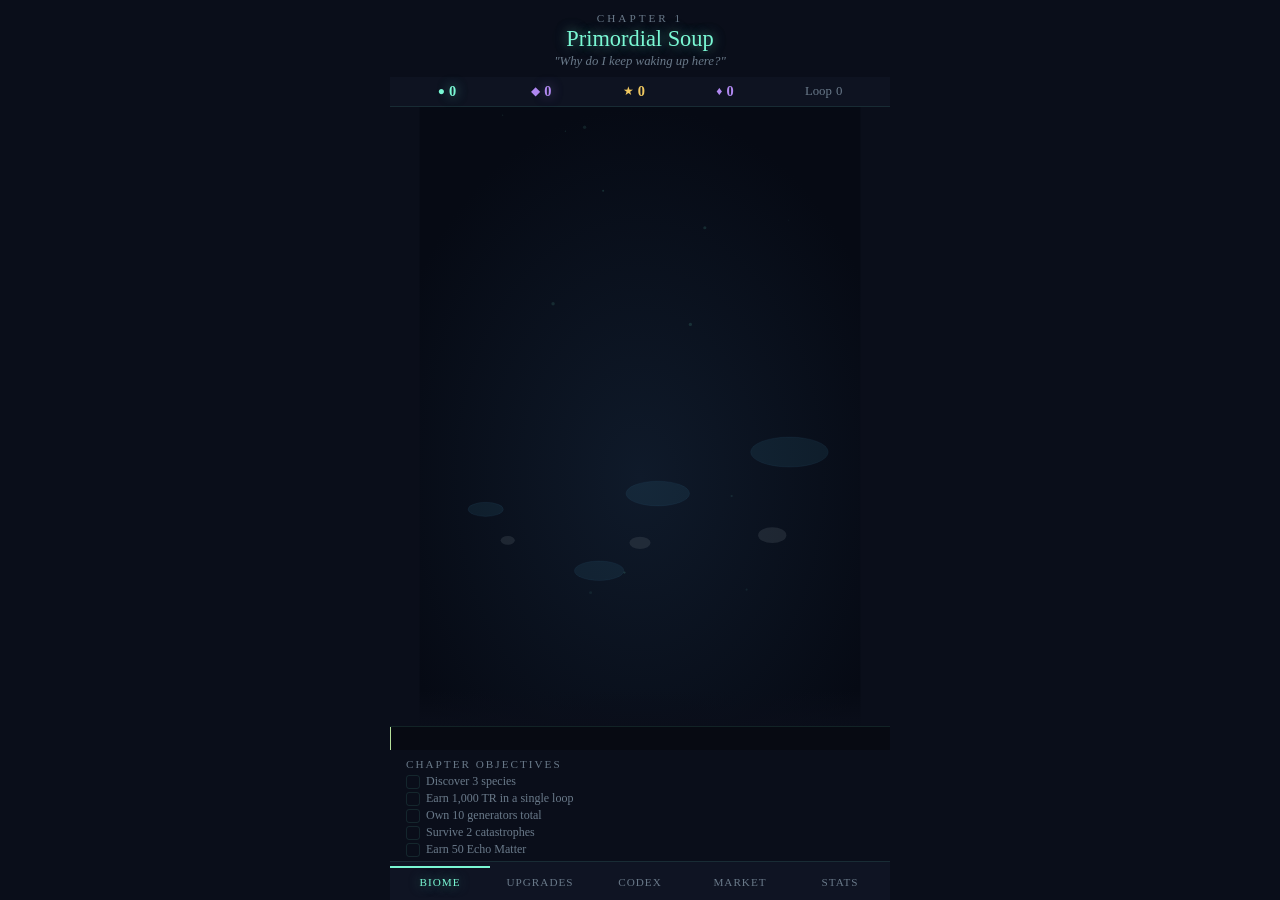
<file: index.html>
<!DOCTYPE html>
<html lang="en">
<head>
<meta charset="UTF-8">
<meta name="viewport" content="width=device-width, initial-scale=1.0, user-scalable=no, maximum-scale=1.0">
<title>Temporal Biome</title>
<link rel="stylesheet" href="css/game.css">
</head>
<body>
<div id="game">
  <!-- Chapter Header -->
  <header id="chapter-header">
    <div id="chapter-label">Chapter <span id="chapter-num">1</span></div>
    <div id="chapter-title">Primordial Soup</div>
    <div id="chapter-subtitle">"Why do I keep waking up here?"</div>
  </header>

  <!-- Resource Bar -->
  <div id="resource-bar">
    <div class="resource" id="res-tr"><span class="res-icon">&#9679;</span> <span id="tr-count">0</span> <span id="tr-rate" class="res-rate"></span></div>
    <div class="resource" id="res-em"><span class="res-icon">&#9670;</span> <span id="em-count">0</span></div>
    <div class="resource" id="res-tokens"><span class="res-icon">&#9733;</span> <span id="token-count">0</span></div>
    <div class="resource" id="res-shards"><span class="res-icon">&#9830;</span> <span id="shard-count">0</span></div>
    <div class="resource" id="res-threads" style="display:none;"><span class="res-icon">&#8767;</span> <span id="thread-count">0</span></div>
    <div class="resource" id="res-loop">Loop <span id="loop-count">0</span></div>
  </div>

  <!-- Active Buffs -->
  <div id="buff-bar" style="display:none;"></div>

  <!-- Intervention Bar (Ch3+) -->
  <div id="intervention-bar" style="display:none;"></div>

  <!-- Biome View (default panel) -->
  <div id="panel-biome" class="panel active">
    <div id="biome-container">
      <svg id="biome-svg" xmlns="http://www.w3.org/2000/svg"></svg>
      <canvas id="particle-canvas"></canvas>
      <div id="quote-bar"></div>
    </div>
    <!-- Catastrophe Bar -->
    <div id="catastrophe-bar">
      <div id="catastrophe-fill"></div>
      <div id="catastrophe-label"></div>
    </div>
    <!-- Chapter Objectives -->
    <div id="objectives">
      <div id="objectives-title">Chapter Objectives</div>
      <div id="objectives-list"></div>
    </div>
  </div>

  <!-- Upgrades Panel -->
  <div id="panel-upgrades" class="panel">
    <div class="panel-scroll">
      <div id="generators-section"><h3>Generators</h3><div id="generators-list"></div></div>
      <div id="multipliers-section"><h3>Multipliers</h3><div id="multipliers-list"></div></div>
      <div id="automation-section"><h3>Automation</h3><div id="automation-list"></div></div>
      <div id="permanent-section"><h3>Permanent (Echo Matter)</h3><div id="permanent-list"></div></div>
    </div>
  </div>

  <!-- Codex Panel -->
  <div id="panel-codex" class="panel">
    <div class="panel-scroll">
      <div id="codex-species"><h3>Species</h3><div id="species-grid"></div></div>
      <div id="codex-synergies"><h3>Synergies</h3><div id="synergy-list"></div></div>
      <div id="codex-upgrades" style="display:none;"><h3>Species Upgrades</h3><div id="species-upgrades-list"></div></div>
      <div id="codex-mycelium" style="display:none;"><h3>Mycelium Network</h3>
        <div id="mycelium-stats"></div>
        <div id="mycelium-slots"><div id="myc-slot-a" class="combine-slot">?</div><span>&#8767;</span><div id="myc-slot-b" class="combine-slot">?</div></div>
        <button id="mycelium-link-btn" disabled>Create Link (10 Threads)</button>
        <div id="mycelium-links-list"></div>
      </div>
      <div id="codex-combine"><h3>Combine</h3>
        <div id="combine-slots"><div id="slot-a" class="combine-slot">?</div><span>+</span><div id="slot-b" class="combine-slot">?</div></div>
        <button id="combine-btn" disabled>Combine</button>
        <div id="combine-result"></div>
      </div>
      <div id="codex-chronicle"><h3>Chronicle</h3><div id="chronicle-list"></div></div>
    </div>
  </div>

  <!-- Market Panel -->
  <div id="panel-market" class="panel">
    <div class="panel-scroll">
      <div id="market-permanent"><h3>Permanent Stock</h3><div id="market-permanent-list"></div></div>
      <div id="market-rotating"><h3>This Loop's Offerings</h3><div id="market-rotating-list"></div></div>
    </div>
  </div>

  <!-- Stats Panel -->
  <div id="panel-stats" class="panel">
    <div class="panel-scroll">
      <div id="stats-achievements"><h3>Achievements</h3><div id="achievements-list"></div></div>
      <div id="stats-summary"><h3>Stats</h3><div id="stats-detail"></div></div>
    </div>
  </div>

  <!-- Bottom Nav -->
  <nav id="bottom-nav">
    <button class="nav-btn active" data-panel="biome">Biome</button>
    <button class="nav-btn" data-panel="upgrades">Upgrades</button>
    <button class="nav-btn" data-panel="codex">Codex</button>
    <button class="nav-btn" data-panel="market">Market</button>
    <button class="nav-btn" data-panel="stats">Stats</button>
  </nav>
</div>

<!-- Catastrophe tint -->
<div id="catastrophe-tint"></div>

<!-- Overlays -->
<div id="discovery-overlay" class="overlay"></div>
<div id="catastrophe-overlay" class="overlay"></div>
<div id="loop-summary-overlay" class="overlay"></div>
<div id="chapter-transition-overlay" class="overlay"></div>
<div id="toast-container"></div>

<script type="module" src="js/main.js"></script>
</body>
</html>
</file>
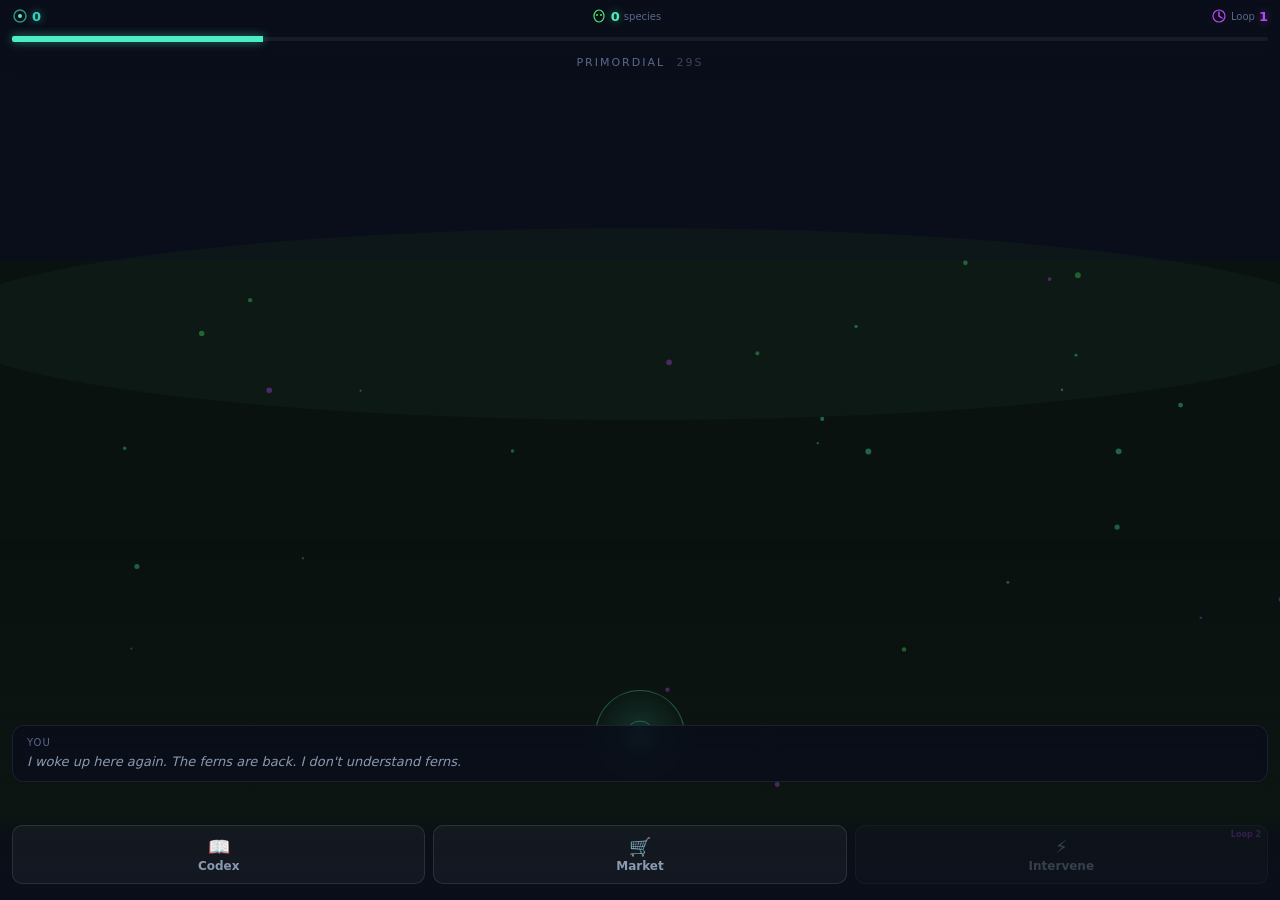
<file: prototypes/approach-a/index.html>
<!DOCTYPE html>
<html lang="en">
<head>
<meta charset="UTF-8">
<meta name="viewport" content="width=device-width, initial-scale=1.0, user-scalable=no, maximum-scale=1.0">
<title>The Deep Loop - Idle Biome</title>
<style>
  *, *::before, *::after { box-sizing: border-box; margin: 0; padding: 0; }

  :root {
    --bg-deep: #0a0e1a;
    --bg-mid: #0f1528;
    --glow-green: #4aedc4;
    --glow-purple: #b44aed;
    --glow-teal: #2dd4bf;
    --glow-blue: #4a9eed;
    --glow-pink: #ed4a9e;
    --glow-amber: #edcf4a;
    --text-dim: #5a6a8a;
    --text-mid: #8a9ab0;
    --text-bright: #c8d8f0;
    --text-white: #eaf0ff;
    --danger: #ff4466;
    --phase-primordial: #4aedc4;
    --phase-growth: #4aed6a;
    --phase-complexity: #edcf4a;
    --phase-crisis: #ed7a4a;
    --phase-catastrophe: #ed4a4a;
  }

  body {
    background: var(--bg-deep);
    color: var(--text-bright);
    font-family: 'Segoe UI', system-ui, -apple-system, sans-serif;
    min-height: 100vh;
    overflow-x: hidden;
    touch-action: manipulation;
    -webkit-tap-highlight-color: transparent;
    user-select: none;
    -webkit-user-select: none;
  }

  /* ---- TOP BAR ---- */
  #top-bar {
    position: fixed;
    top: 0; left: 0; right: 0;
    z-index: 100;
    background: linear-gradient(180deg, rgba(10,14,26,0.95) 0%, rgba(10,14,26,0.7) 100%);
    backdrop-filter: blur(8px);
    -webkit-backdrop-filter: blur(8px);
    padding: 8px 12px 6px;
    display: flex;
    flex-direction: column;
    gap: 4px;
  }

  .stats-row {
    display: flex;
    justify-content: space-between;
    align-items: center;
    font-size: 13px;
  }

  .stat {
    display: flex;
    align-items: center;
    gap: 4px;
  }

  .stat-icon {
    width: 16px;
    height: 16px;
  }

  .stat-value {
    font-weight: 700;
    font-variant-numeric: tabular-nums;
  }

  .residue-val {
    color: var(--glow-teal);
    text-shadow: 0 0 8px rgba(74,237,196,0.5);
  }

  .species-val {
    color: var(--glow-green);
    text-shadow: 0 0 8px rgba(74,237,106,0.5);
  }

  .loop-val {
    color: var(--glow-purple);
    text-shadow: 0 0 8px rgba(180,74,237,0.5);
  }

  /* ---- PHASE BAR ---- */
  #phase-bar {
    display: flex;
    align-items: center;
    gap: 0;
    height: 22px;
    position: relative;
  }

  .phase-segment {
    flex: 1;
    height: 4px;
    background: rgba(255,255,255,0.06);
    position: relative;
    transition: background 0.5s;
  }

  .phase-segment:first-child { border-radius: 2px 0 0 2px; }
  .phase-segment:last-child { border-radius: 0 2px 2px 0; }

  .phase-segment.active {
    height: 6px;
    margin-top: -1px;
  }

  .phase-segment.completed { background: rgba(255,255,255,0.15); }

  .phase-segment[data-phase="primordial"].active { background: var(--phase-primordial); box-shadow: 0 0 10px rgba(74,237,196,0.5); }
  .phase-segment[data-phase="growth"].active { background: var(--phase-growth); box-shadow: 0 0 10px rgba(74,237,106,0.5); }
  .phase-segment[data-phase="complexity"].active { background: var(--phase-complexity); box-shadow: 0 0 10px rgba(237,207,74,0.5); }
  .phase-segment[data-phase="crisis"].active { background: var(--phase-crisis); box-shadow: 0 0 10px rgba(237,122,74,0.5); }
  .phase-segment[data-phase="catastrophe"].active { background: var(--phase-catastrophe); box-shadow: 0 0 10px rgba(237,74,74,0.5); animation: pulseCat 0.6s ease-in-out infinite; }

  @keyframes pulseCat {
    0%, 100% { opacity: 1; }
    50% { opacity: 0.5; }
  }

  .phase-label {
    position: absolute;
    bottom: -1px;
    left: 0; right: 0;
    text-align: center;
    font-size: 9px;
    text-transform: uppercase;
    letter-spacing: 1px;
    color: var(--text-dim);
    pointer-events: none;
  }

  .phase-segment.active .phase-label {
    color: var(--text-white);
    font-weight: 600;
  }

  #phase-name {
    text-align: center;
    font-size: 11px;
    text-transform: uppercase;
    letter-spacing: 2px;
    color: var(--text-dim);
    margin-top: 2px;
  }

  #phase-timer {
    font-variant-numeric: tabular-nums;
    margin-left: 6px;
    opacity: 0.6;
  }

  /* ---- BIOME VIEW ---- */
  #biome-container {
    position: fixed;
    top: 0; left: 0; right: 0; bottom: 0;
    overflow: hidden;
  }

  #biome-svg {
    width: 100%;
    height: 100%;
  }

  #particle-canvas {
    position: fixed;
    top: 0; left: 0;
    width: 100%;
    height: 100%;
    pointer-events: none;
    z-index: 10;
  }

  /* ---- FOG OVERLAY ---- */
  #fog-overlay {
    position: fixed;
    top: 0; left: 0; right: 0; bottom: 0;
    background: radial-gradient(ellipse at center, transparent 30%, rgba(100,20,140,var(--fog-opacity,0)) 100%);
    pointer-events: none;
    z-index: 8;
    transition: opacity 0.5s;
  }

  /* ---- TAP ZONE ---- */
  #tap-zone {
    position: fixed;
    bottom: 120px;
    left: 50%;
    transform: translateX(-50%);
    width: 90px;
    height: 90px;
    border-radius: 50%;
    background: radial-gradient(circle, rgba(74,237,196,0.15) 0%, rgba(74,237,196,0.02) 70%, transparent 100%);
    border: 1.5px solid rgba(74,237,196,0.3);
    z-index: 20;
    display: flex;
    align-items: center;
    justify-content: center;
    cursor: pointer;
    transition: transform 0.1s, box-shadow 0.2s;
  }

  #tap-zone:active {
    transform: translateX(-50%) scale(0.92);
    box-shadow: 0 0 30px rgba(74,237,196,0.4);
  }

  .tap-icon {
    width: 36px;
    height: 36px;
    opacity: 0.6;
  }

  .tap-amount {
    position: absolute;
    font-size: 18px;
    font-weight: 700;
    color: var(--glow-teal);
    text-shadow: 0 0 12px rgba(74,237,196,0.8);
    pointer-events: none;
    animation: floatUp 0.8s ease-out forwards;
  }

  @keyframes floatUp {
    0% { opacity: 1; transform: translateY(0) scale(1); }
    100% { opacity: 0; transform: translateY(-60px) scale(0.6); }
  }

  /* ---- BOTTOM BUTTONS ---- */
  #bottom-bar {
    position: fixed;
    bottom: 0; left: 0; right: 0;
    z-index: 100;
    background: linear-gradient(0deg, rgba(10,14,26,0.95) 0%, rgba(10,14,26,0.7) 80%, transparent 100%);
    padding: 8px 12px 16px;
    display: flex;
    gap: 8px;
  }

  .bottom-btn {
    flex: 1;
    padding: 10px 6px;
    border: 1px solid rgba(255,255,255,0.1);
    border-radius: 10px;
    background: rgba(255,255,255,0.04);
    color: var(--text-mid);
    font-size: 12px;
    font-weight: 600;
    text-align: center;
    cursor: pointer;
    transition: all 0.2s;
    position: relative;
  }

  .bottom-btn:active {
    background: rgba(255,255,255,0.1);
    transform: scale(0.96);
  }

  .bottom-btn .btn-icon {
    display: block;
    font-size: 18px;
    margin-bottom: 2px;
  }

  .bottom-btn.locked {
    opacity: 0.35;
    pointer-events: none;
  }

  .bottom-btn.locked::after {
    content: 'Loop 2';
    position: absolute;
    top: 4px; right: 6px;
    font-size: 8px;
    color: var(--glow-purple);
    opacity: 0.7;
  }

  .bottom-btn.has-notification::before {
    content: '';
    position: absolute;
    top: 6px; right: 8px;
    width: 6px; height: 6px;
    border-radius: 50%;
    background: var(--glow-teal);
    box-shadow: 0 0 6px var(--glow-teal);
  }

  /* ---- PROTAGONIST QUOTE ---- */
  #quote-bar {
    position: fixed;
    bottom: 118px;
    left: 12px;
    right: 12px;
    z-index: 30;
    pointer-events: none;
    min-height: 40px;
  }

  .quote-bubble {
    background: rgba(10,14,26,0.85);
    border: 1px solid rgba(255,255,255,0.08);
    border-radius: 12px;
    padding: 10px 14px;
    font-size: 13px;
    font-style: italic;
    color: var(--text-mid);
    line-height: 1.4;
    animation: quoteIn 0.4s ease-out;
    backdrop-filter: blur(4px);
    -webkit-backdrop-filter: blur(4px);
  }

  .quote-bubble .speaker {
    font-size: 10px;
    color: var(--text-dim);
    font-style: normal;
    text-transform: uppercase;
    letter-spacing: 1px;
    margin-bottom: 3px;
    display: block;
  }

  @keyframes quoteIn {
    0% { opacity: 0; transform: translateY(10px); }
    100% { opacity: 1; transform: translateY(0); }
  }

  .quote-bubble.fading {
    animation: quoteOut 0.4s ease-in forwards;
  }

  @keyframes quoteOut {
    0% { opacity: 1; transform: translateY(0); }
    100% { opacity: 0; transform: translateY(-10px); }
  }

  /* ---- SPECIES DISCOVERY POPUP ---- */
  .discovery-popup {
    position: fixed;
    top: 50%;
    left: 50%;
    transform: translate(-50%, -50%);
    z-index: 200;
    background: rgba(10,14,26,0.95);
    border: 1px solid rgba(74,237,196,0.3);
    border-radius: 16px;
    padding: 24px 20px;
    width: min(320px, 90vw);
    text-align: center;
    animation: popIn 0.4s cubic-bezier(0.34, 1.56, 0.64, 1);
    box-shadow: 0 0 40px rgba(74,237,196,0.15), 0 20px 60px rgba(0,0,0,0.5);
  }

  @keyframes popIn {
    0% { opacity: 0; transform: translate(-50%, -50%) scale(0.7); }
    100% { opacity: 1; transform: translate(-50%, -50%) scale(1); }
  }

  .discovery-popup h3 {
    color: var(--glow-green);
    text-shadow: 0 0 15px rgba(74,237,106,0.6);
    font-size: 14px;
    text-transform: uppercase;
    letter-spacing: 2px;
    margin-bottom: 12px;
  }

  .discovery-popup .species-preview {
    width: 80px;
    height: 80px;
    margin: 0 auto 12px;
  }

  .discovery-popup .species-name {
    font-size: 20px;
    font-weight: 700;
    color: var(--text-white);
    margin-bottom: 6px;
  }

  .discovery-popup .species-desc {
    font-size: 12px;
    color: var(--text-dim);
    margin-bottom: 16px;
    line-height: 1.4;
  }

  .discovery-popup .dismiss-btn {
    padding: 8px 28px;
    border: 1px solid rgba(74,237,196,0.3);
    border-radius: 20px;
    background: rgba(74,237,196,0.1);
    color: var(--glow-teal);
    font-size: 13px;
    font-weight: 600;
    cursor: pointer;
  }

  /* ---- MODAL / OVERLAY ---- */
  .modal-overlay {
    position: fixed;
    top: 0; left: 0; right: 0; bottom: 0;
    background: rgba(5,8,16,0.9);
    z-index: 500;
    display: flex;
    align-items: flex-end;
    justify-content: center;
    animation: fadeIn 0.2s;
  }

  @keyframes fadeIn {
    0% { opacity: 0; }
    100% { opacity: 1; }
  }

  .modal-sheet {
    background: var(--bg-mid);
    border-radius: 20px 20px 0 0;
    width: 100%;
    max-width: 420px;
    max-height: 80vh;
    overflow-y: auto;
    padding: 20px 16px 32px;
    animation: slideUp 0.3s cubic-bezier(0.22, 1, 0.36, 1);
  }

  @keyframes slideUp {
    0% { transform: translateY(100%); }
    100% { transform: translateY(0); }
  }

  .modal-sheet h2 {
    font-size: 18px;
    color: var(--text-white);
    margin-bottom: 4px;
  }

  .modal-sheet .modal-subtitle {
    font-size: 12px;
    color: var(--text-dim);
    margin-bottom: 16px;
  }

  .modal-close {
    position: absolute;
    top: 16px;
    right: 16px;
    width: 30px;
    height: 30px;
    border-radius: 50%;
    background: rgba(255,255,255,0.06);
    border: none;
    color: var(--text-dim);
    font-size: 16px;
    cursor: pointer;
    display: flex;
    align-items: center;
    justify-content: center;
  }

  .modal-header {
    position: relative;
    margin-bottom: 16px;
  }

  .modal-handle {
    width: 36px;
    height: 4px;
    border-radius: 2px;
    background: rgba(255,255,255,0.15);
    margin: 0 auto 16px;
  }

  /* ---- MARKETPLACE ---- */
  .shop-item {
    display: flex;
    align-items: center;
    gap: 12px;
    padding: 12px;
    border: 1px solid rgba(255,255,255,0.06);
    border-radius: 12px;
    margin-bottom: 8px;
    background: rgba(255,255,255,0.02);
    cursor: pointer;
    transition: all 0.15s;
  }

  .shop-item:active { background: rgba(255,255,255,0.06); transform: scale(0.98); }

  .shop-item.cant-afford { opacity: 0.4; }

  .shop-item .item-icon {
    width: 40px;
    height: 40px;
    border-radius: 10px;
    display: flex;
    align-items: center;
    justify-content: center;
    font-size: 20px;
    flex-shrink: 0;
  }

  .shop-item .item-info { flex: 1; }
  .shop-item .item-name { font-size: 14px; font-weight: 600; color: var(--text-white); }
  .shop-item .item-desc { font-size: 11px; color: var(--text-dim); margin-top: 2px; line-height: 1.3; }

  .shop-item .item-cost {
    font-size: 14px;
    font-weight: 700;
    color: var(--glow-teal);
    text-shadow: 0 0 6px rgba(74,237,196,0.4);
    white-space: nowrap;
  }

  .shop-item .item-owned {
    font-size: 11px;
    color: var(--glow-green);
    text-shadow: 0 0 6px rgba(74,237,106,0.4);
  }

  /* ---- CODEX ---- */
  .codex-grid {
    display: grid;
    grid-template-columns: repeat(3, 1fr);
    gap: 8px;
  }

  .codex-entry {
    border: 1px solid rgba(255,255,255,0.06);
    border-radius: 12px;
    padding: 10px 8px;
    text-align: center;
    background: rgba(255,255,255,0.02);
  }

  .codex-entry .codex-icon {
    width: 44px;
    height: 44px;
    margin: 0 auto 6px;
  }

  .codex-entry .codex-name {
    font-size: 11px;
    font-weight: 600;
    color: var(--text-bright);
  }

  .codex-entry .codex-phase {
    font-size: 9px;
    color: var(--text-dim);
    text-transform: uppercase;
    letter-spacing: 0.5px;
  }

  .codex-entry.undiscovered {
    opacity: 0.25;
  }

  .codex-entry.undiscovered .codex-name {
    color: var(--text-dim);
  }

  /* ---- LOOP SUMMARY ---- */
  #loop-summary {
    position: fixed;
    top: 0; left: 0; right: 0; bottom: 0;
    z-index: 1000;
    background: var(--bg-deep);
    display: flex;
    flex-direction: column;
    align-items: center;
    justify-content: center;
    padding: 24px;
    animation: fadeIn 0.5s;
  }

  #loop-summary h1 {
    font-size: 28px;
    color: var(--danger);
    text-shadow: 0 0 30px rgba(237,68,68,0.6);
    margin-bottom: 6px;
    text-transform: uppercase;
    letter-spacing: 4px;
    animation: glitchText 0.15s ease-in-out 3;
  }

  @keyframes glitchText {
    0% { transform: translateX(0); }
    25% { transform: translateX(-3px); }
    50% { transform: translateX(3px); }
    75% { transform: translateX(-1px); }
    100% { transform: translateX(0); }
  }

  #loop-summary .summary-subtitle {
    font-size: 14px;
    color: var(--text-dim);
    margin-bottom: 28px;
  }

  .summary-stats {
    width: 100%;
    max-width: 300px;
    margin-bottom: 24px;
  }

  .summary-stat {
    display: flex;
    justify-content: space-between;
    padding: 8px 0;
    border-bottom: 1px solid rgba(255,255,255,0.05);
    font-size: 14px;
  }

  .summary-stat .s-label { color: var(--text-dim); }
  .summary-stat .s-value { color: var(--text-white); font-weight: 600; }

  .summary-knowledge {
    width: 100%;
    max-width: 300px;
    margin-bottom: 28px;
    padding: 14px;
    border: 1px solid rgba(180,74,237,0.2);
    border-radius: 12px;
    background: rgba(180,74,237,0.05);
  }

  .summary-knowledge h3 {
    font-size: 12px;
    text-transform: uppercase;
    letter-spacing: 1px;
    color: var(--glow-purple);
    text-shadow: 0 0 10px rgba(180,74,237,0.5);
    margin-bottom: 8px;
  }

  .summary-knowledge p {
    font-size: 13px;
    color: var(--text-mid);
    line-height: 1.4;
  }

  #loop-summary .continue-btn {
    padding: 14px 40px;
    border: 1px solid rgba(74,237,196,0.3);
    border-radius: 24px;
    background: rgba(74,237,196,0.1);
    color: var(--glow-teal);
    font-size: 15px;
    font-weight: 700;
    cursor: pointer;
    text-shadow: 0 0 8px rgba(74,237,196,0.4);
    transition: all 0.2s;
  }

  #loop-summary .continue-btn:active {
    background: rgba(74,237,196,0.2);
    transform: scale(0.96);
  }

  /* ---- CATASTROPHE FLASH ---- */
  .catastrophe-flash {
    position: fixed;
    top: 0; left: 0; right: 0; bottom: 0;
    z-index: 999;
    pointer-events: none;
    animation: catFlash 1.5s ease-out forwards;
  }

  @keyframes catFlash {
    0% { background: rgba(237,68,68,0.6); }
    20% { background: rgba(237,68,68,0.8); }
    40% { background: rgba(180,20,140,0.5); }
    100% { background: transparent; }
  }

  /* ---- SCREEN SHAKE ---- */
  .screen-shake {
    animation: shake 0.5s ease-in-out;
  }

  @keyframes shake {
    0%, 100% { transform: translateX(0); }
    10% { transform: translateX(-6px) rotate(-0.5deg); }
    20% { transform: translateX(6px) rotate(0.5deg); }
    30% { transform: translateX(-4px); }
    40% { transform: translateX(4px); }
    50% { transform: translateX(-2px); }
  }

  /* ---- INTERVENTION PANEL ---- */
  .intervention-list {
    display: flex;
    flex-direction: column;
    gap: 8px;
  }

  .intervention-btn {
    display: flex;
    align-items: center;
    gap: 10px;
    padding: 12px;
    border: 1px solid rgba(180,74,237,0.15);
    border-radius: 12px;
    background: rgba(180,74,237,0.05);
    cursor: pointer;
    transition: all 0.15s;
  }

  .intervention-btn:active {
    background: rgba(180,74,237,0.12);
    transform: scale(0.98);
  }

  .intervention-btn.on-cooldown {
    opacity: 0.4;
    pointer-events: none;
  }

  .intervention-btn .int-icon {
    font-size: 22px;
    width: 36px;
    text-align: center;
  }

  .intervention-btn .int-info { flex: 1; }
  .intervention-btn .int-name { font-size: 13px; font-weight: 600; color: var(--glow-purple); text-shadow: 0 0 6px rgba(180,74,237,0.4); }
  .intervention-btn .int-desc { font-size: 11px; color: var(--text-dim); margin-top: 2px; }
  .intervention-btn .int-cost { font-size: 13px; font-weight: 700; color: var(--glow-teal); white-space: nowrap; }

  /* ---- AMBIENT ELEMENTS ---- */
  .ambient-text {
    position: fixed;
    z-index: 9;
    font-size: 11px;
    color: rgba(180,74,237,0.4);
    text-shadow: 0 0 10px rgba(180,74,237,0.3);
    font-style: italic;
    pointer-events: none;
    animation: ambientDrift 8s ease-in-out forwards;
  }

  @keyframes ambientDrift {
    0% { opacity: 0; transform: translateY(10px); }
    15% { opacity: 1; }
    85% { opacity: 1; }
    100% { opacity: 0; transform: translateY(-20px); }
  }

  /* Ground gradient */
  #ground-gradient {
    position: fixed;
    bottom: 0; left: 0; right: 0;
    height: 40%;
    background: linear-gradient(0deg, rgba(15,25,20,0.6) 0%, transparent 100%);
    pointer-events: none;
    z-index: 1;
  }

  /* Section headers in modals */
  .section-label {
    font-size: 11px;
    text-transform: uppercase;
    letter-spacing: 1.5px;
    color: var(--text-dim);
    margin: 16px 0 8px;
  }

  /* Notification toast */
  .toast {
    position: fixed;
    top: 70px;
    left: 50%;
    transform: translateX(-50%);
    z-index: 300;
    background: rgba(10,14,26,0.9);
    border: 1px solid rgba(74,237,196,0.2);
    border-radius: 10px;
    padding: 8px 16px;
    font-size: 13px;
    color: var(--glow-teal);
    text-shadow: 0 0 6px rgba(74,237,196,0.3);
    animation: toastIn 0.3s ease-out, toastOut 0.3s ease-in 2s forwards;
    pointer-events: none;
  }

  @keyframes toastIn {
    0% { opacity: 0; transform: translateX(-50%) translateY(-10px); }
    100% { opacity: 1; transform: translateX(-50%) translateY(0); }
  }
  @keyframes toastOut {
    0% { opacity: 1; }
    100% { opacity: 0; transform: translateX(-50%) translateY(-10px); }
  }

  /* Idle indicator */
  .idle-indicator {
    position: fixed;
    top: 65px;
    left: 50%;
    transform: translateX(-50%);
    font-size: 11px;
    color: var(--text-dim);
    z-index: 50;
    text-align: center;
    pointer-events: none;
    animation: fadeIn 1s;
  }

  /* Scrollbar styling */
  .modal-sheet::-webkit-scrollbar { width: 4px; }
  .modal-sheet::-webkit-scrollbar-track { background: transparent; }
  .modal-sheet::-webkit-scrollbar-thumb { background: rgba(255,255,255,0.1); border-radius: 2px; }
</style>
</head>
<body>

<!-- Top bar with stats and phase -->
<div id="top-bar">
  <div class="stats-row">
    <div class="stat">
      <svg class="stat-icon" viewBox="0 0 16 16"><circle cx="8" cy="8" r="6" fill="none" stroke="#4aedc4" stroke-width="1.5" opacity="0.6"/><circle cx="8" cy="8" r="2" fill="#4aedc4"/></svg>
      <span class="stat-value residue-val" id="residue-display">0</span>
    </div>
    <div class="stat">
      <svg class="stat-icon" viewBox="0 0 16 16"><path d="M8 2 C5 2 3 5 3 8 C3 11 5 14 8 14 C11 14 13 11 13 8 C13 5 11 2 8 2" fill="none" stroke="#4aed6a" stroke-width="1.2"/><circle cx="6" cy="7" r="1" fill="#4aed6a"/><circle cx="10" cy="7" r="1" fill="#4aed6a"/></svg>
      <span class="stat-value species-val" id="species-display">0</span>
      <span style="font-size:10px;color:var(--text-dim)">species</span>
    </div>
    <div class="stat">
      <svg class="stat-icon" viewBox="0 0 16 16"><circle cx="8" cy="8" r="6" fill="none" stroke="#b44aed" stroke-width="1.2"/><path d="M8 4 L8 8 L11 10" fill="none" stroke="#b44aed" stroke-width="1.5" stroke-linecap="round"/></svg>
      <span style="font-size:10px;color:var(--text-dim)">Loop</span>
      <span class="stat-value loop-val" id="loop-display">1</span>
    </div>
  </div>
  <div id="phase-bar">
    <div class="phase-segment active" data-phase="primordial"><span class="phase-label"></span></div>
    <div class="phase-segment" data-phase="growth"><span class="phase-label"></span></div>
    <div class="phase-segment" data-phase="complexity"><span class="phase-label"></span></div>
    <div class="phase-segment" data-phase="crisis"><span class="phase-label"></span></div>
    <div class="phase-segment" data-phase="catastrophe"><span class="phase-label"></span></div>
  </div>
  <div id="phase-name">Primordial <span id="phase-timer"></span></div>
</div>

<!-- Biome SVG -->
<div id="biome-container">
  <svg id="biome-svg" viewBox="0 0 400 800" preserveAspectRatio="xMidYMax slice">
    <defs>
      <radialGradient id="glow-green" cx="50%" cy="50%" r="50%">
        <stop offset="0%" stop-color="#4aedc4" stop-opacity="0.4"/>
        <stop offset="100%" stop-color="#4aedc4" stop-opacity="0"/>
      </radialGradient>
      <radialGradient id="glow-purple" cx="50%" cy="50%" r="50%">
        <stop offset="0%" stop-color="#b44aed" stop-opacity="0.3"/>
        <stop offset="100%" stop-color="#b44aed" stop-opacity="0"/>
      </radialGradient>
      <filter id="bio-glow">
        <feGaussianBlur stdDeviation="2" result="blur"/>
        <feMerge><feMergeNode in="blur"/><feMergeNode in="SourceGraphic"/></feMerge>
      </filter>
      <filter id="bio-glow-strong">
        <feGaussianBlur stdDeviation="4" result="blur"/>
        <feMerge><feMergeNode in="blur"/><feMergeNode in="SourceGraphic"/></feMerge>
      </filter>
    </defs>
    <!-- Ground -->
    <rect x="0" y="600" width="400" height="200" fill="#0a1210"/>
    <ellipse cx="200" cy="620" rx="220" ry="30" fill="#0f1f1a" opacity="0.6"/>
    <!-- Organisms will be added here -->
    <g id="organisms"></g>
  </svg>
</div>

<div id="ground-gradient"></div>
<div id="fog-overlay"></div>
<canvas id="particle-canvas"></canvas>

<!-- Tap Zone -->
<div id="tap-zone">
  <svg class="tap-icon" viewBox="0 0 36 36">
    <circle cx="18" cy="18" r="14" fill="none" stroke="#4aedc4" stroke-width="1" opacity="0.5"/>
    <circle cx="18" cy="18" r="6" fill="none" stroke="#4aedc4" stroke-width="1.5" opacity="0.7"/>
    <circle cx="18" cy="18" r="2" fill="#4aedc4" opacity="0.8"/>
  </svg>
</div>

<!-- Quote bar -->
<div id="quote-bar"></div>

<!-- Bottom buttons -->
<div id="bottom-bar">
  <div class="bottom-btn" id="btn-codex" onclick="openCodex()">
    <span class="btn-icon">&#x1F4D6;</span>
    Codex
  </div>
  <div class="bottom-btn" id="btn-market" onclick="openMarket()">
    <span class="btn-icon">&#x1F6D2;</span>
    Market
  </div>
  <div class="bottom-btn" id="btn-intervene" onclick="openInterventions()">
    <span class="btn-icon">&#x26A1;</span>
    Intervene
  </div>
</div>

<script>
// ========== GAME STATE ==========
const PHASES = ['primordial','growth','complexity','crisis','catastrophe'];
const PHASE_DURATION = 30000; // 30 seconds per phase for demo
const PHASE_COLORS = {
  primordial: '#4aedc4',
  growth: '#4aed6a',
  complexity: '#edcf4a',
  crisis: '#ed7a4a',
  catastrophe: '#ed4a4a'
};

let state = {
  residue: 0,
  totalResidue: 0,
  loopNumber: 1,
  phaseIndex: 0,
  phaseStartTime: Date.now(),
  speciesDiscovered: [],
  allSpeciesEverDiscovered: [],
  codex: [],
  tapPower: 1,
  autoGen: 0,
  shopPurchases: {},
  interventionsCooldown: {},
  loopSpeciesCount: 0,
  loopResidueCollected: 0,
  loopTaps: 0,
  inLoop: true,
  echoSlots: 0,
  echoes: [],
  lastTimestamp: Date.now()
};

// ========== SPECIES DEFINITIONS ==========
const ALL_SPECIES = [
  // Primordial
  { id: 'luminous_moss', name: 'Luminous Moss', phase: 'primordial', desc: 'Faintly glowing ground cover', type: 'plant', rarity: 1 },
  { id: 'drift_spore', name: 'Drift Spore', phase: 'primordial', desc: 'Tiny floating particles of life', type: 'microbe', rarity: 1 },
  { id: 'pulse_lichen', name: 'Pulse Lichen', phase: 'primordial', desc: 'Rhythmically pulsing crust', type: 'plant', rarity: 1 },
  { id: 'thread_algae', name: 'Thread Algae', phase: 'primordial', desc: 'Delicate luminescent strands', type: 'plant', rarity: 2 },
  // Growth
  { id: 'fern_prime', name: 'Temporal Fern', phase: 'growth', desc: 'Grows impossibly fast. Uncanny.', type: 'plant', rarity: 1 },
  { id: 'glow_shroom', name: 'Glow Mushroom', phase: 'growth', desc: 'Bioluminescent and slightly ominous', type: 'fungus', rarity: 1 },
  { id: 'bubble_polyp', name: 'Bubble Polyp', phase: 'growth', desc: 'Translucent orbs on thin stalks', type: 'plant', rarity: 2 },
  { id: 'crawl_vine', name: 'Crawl Vine', phase: 'growth', desc: 'It moves when you\'re not looking', type: 'plant', rarity: 2 },
  { id: 'greg', name: 'Greg', phase: 'growth', desc: 'You made this by accident. Sorry, Greg.', type: 'creature', rarity: 3 },
  // Complexity
  { id: 'crystal_tree', name: 'Crystal Tree', phase: 'complexity', desc: 'Fractal branches of pure light', type: 'plant', rarity: 2 },
  { id: 'echo_moth', name: 'Echo Moth', phase: 'complexity', desc: 'Wings shimmer with past loop colors', type: 'creature', rarity: 2 },
  { id: 'reef_brain', name: 'Reef Brain', phase: 'complexity', desc: 'A thinking coral. Unsettling.', type: 'creature', rarity: 3 },
  { id: 'whisper_fern', name: 'Whisper Fern', phase: 'complexity', desc: 'Makes sounds. Ferns shouldn\'t make sounds.', type: 'plant', rarity: 2 },
  { id: 'nebula_jellyfish', name: 'Nebula Jellyfish', phase: 'complexity', desc: 'Floats above the canopy trailing light', type: 'creature', rarity: 3 },
  // Crisis
  { id: 'void_orchid', name: 'Void Orchid', phase: 'crisis', desc: 'Blooms only when things are dying', type: 'plant', rarity: 3 },
  { id: 'panic_beetle', name: 'Panic Beetle', phase: 'crisis', desc: 'Runs in circles. Relatable.', type: 'creature', rarity: 2 },
  { id: 'wither_bloom', name: 'Wither Bloom', phase: 'crisis', desc: 'Beautiful, but everything near it fades', type: 'plant', rarity: 3 },
  // Catastrophe
  { id: 'doom_spire', name: 'Doom Spire', phase: 'catastrophe', desc: 'A pillar of condensed temporal energy', type: 'structure', rarity: 4 },
  { id: 'the_watcher', name: 'The Watcher', phase: 'catastrophe', desc: 'It was always here. You just couldn\'t see it before.', type: 'creature', rarity: 5 },
];

// ========== PROTAGONIST QUOTES ==========
const IDLE_QUOTES = [
  "I woke up here again. The ferns are back. I don't understand ferns.",
  "Something purple is growing. I'm choosing not to think about it.",
  "The moss seems... angry? Can moss be angry?",
  "Every time I blink, there's more of them.",
  "I tried counting the species once. I lost count at 'too many.'",
  "Is this Tuesday? It feels like Tuesday. Again.",
  "The ground is glowing. Cool. Cool cool cool.",
  "I'm not a biologist. I'm an accountant. Was an accountant.",
  "At least the mushrooms are pretty this time.",
  "Note to self: don't touch the purple things."
];

const PHASE_QUOTES = {
  primordial: [
    "Here we go again. Everything starts with moss.",
    "The ground is... twitching. That's new.",
    "Primordial ooze. Classic.",
  ],
  growth: [
    "Things are growing fast. Too fast.",
    "I can actually see the ferns unfurling in real-time. Unnatural.",
    "The ecosystem is thriving. I give it five minutes.",
  ],
  complexity: [
    "Okay, now we've got a proper ecosystem going. Jinxed it, probably.",
    "Something just looked at me. I looked back. We both regretted it.",
    "The biodiversity here is actually beautiful. Shame about the impending doom.",
  ],
  crisis: [
    "Oh no. The fog is back. THE FOG IS BACK.",
    "Everything is starting to glow purple. That's phase-four behavior.",
    "I can feel the air getting heavy. Here it comes...",
    "The creatures know. They always know before I do.",
  ],
  catastrophe: [
    "This is it. This is always it.",
    "EVERYTHING IS PURPLE. EVERYTHING.",
    "See you on the other side. Same time, same place.",
  ]
};

const DISCOVERY_QUOTES = [
  "I accidentally made a new species. I'm calling it '{name}.'",
  "That's... new. I don't remember '{name}' from last time.",
  "Hello, {name}. Please don't eat me.",
  "'{name}' just appeared. I'm taking notes. Wait, I don't have a pen.",
  "Another one. The universe keeps making things and I keep naming them.",
  "I'm gonna call you '{name}'. Don't make it weird.",
  "Oh look, a {name}. Sure. Why not.",
];

const LOOP_KNOWLEDGE = [
  "The moss always comes first. Always.",
  "Purple means trouble. Purple ALWAYS means trouble.",
  "The ecosystem follows a pattern. I'm starting to see it.",
  "Each loop is slightly different. The timing. The species. Something is changing.",
  "I think the fog is alive. I think it's always been alive.",
  "There's a rhythm to the catastrophe. If I could just slow it down...",
  "The creatures from last loop — they're different now, but I recognize them.",
  "I'm getting better at this. The ecosystem lasted longer this time.",
  "Something watches me during the catastrophe. I finally noticed.",
  "The Temporal Residue isn't residue. It's memory. The world's memory.",
];

// ========== MARKETPLACE ITEMS ==========
const SHOP_ITEMS = [
  { id: 'tap_boost_1', name: 'Resonant Touch', desc: 'Doubles Temporal Residue per tap', cost: 50, category: 'upgrade', effect: () => { state.tapPower *= 2; }, max: 5, costScale: 2.5 },
  { id: 'auto_gen_1', name: 'Passive Echo', desc: 'Generate 1 TR/sec passively', cost: 80, category: 'echo', effect: () => { state.autoGen += 1; }, max: 10, costScale: 1.8 },
  { id: 'species_magnet', name: 'Species Beacon', desc: 'New species appear 30% more often', cost: 200, category: 'upgrade', effect: () => { }, max: 3, costScale: 3 },
  { id: 'phase_insight', name: 'Phase Insight', desc: 'Extend each phase by 5 seconds', cost: 300, category: 'upgrade', effect: () => { }, max: 3, costScale: 2.5 },
  { id: 'echo_slot', name: 'Echo Chamber', desc: 'Unlock an Echo slot for passive bonuses', cost: 500, category: 'echo', effect: () => { state.echoSlots++; }, max: 3, costScale: 3 },
  { id: 'residue_mult', name: 'Temporal Amplifier', desc: 'All TR gains +50%', cost: 1000, category: 'upgrade', effect: () => { }, max: 3, costScale: 3 },
];

// ========== INTERVENTIONS ==========
const INTERVENTIONS = [
  { id: 'nurture', name: 'Nurture Pulse', desc: 'Boost growth — all organisms glow brighter', icon: '&#x1F331;', cost: 25, cooldown: 15000 },
  { id: 'stabilize', name: 'Temporal Anchor', desc: 'Slow catastrophe fog by 20%', icon: '&#x2693;', cost: 50, cooldown: 30000 },
  { id: 'catalyst', name: 'Species Catalyst', desc: 'Force a species discovery', icon: '&#x2728;', cost: 100, cooldown: 45000 },
];

// ========== INIT & SAVE/LOAD ==========
function loadState() {
  try {
    const saved = localStorage.getItem('deeploop_save');
    if (saved) {
      const parsed = JSON.parse(saved);
      // Merge with defaults
      for (const key in parsed) {
        if (state.hasOwnProperty(key)) state[key] = parsed[key];
      }
      state.lastTimestamp = Date.now();
      state.phaseStartTime = Date.now(); // reset phase timer on load
    }
  } catch(e) { console.warn('Failed to load save:', e); }
}

function saveState() {
  try {
    state.lastTimestamp = Date.now();
    localStorage.setItem('deeploop_save', JSON.stringify(state));
  } catch(e) { console.warn('Failed to save:', e); }
}

// ========== CANVAS PARTICLES ==========
const canvas = document.getElementById('particle-canvas');
const ctx = canvas.getContext('2d');
let particles = [];
let ambientParticles = [];

function resizeCanvas() {
  canvas.width = window.innerWidth;
  canvas.height = window.innerHeight;
}
window.addEventListener('resize', resizeCanvas);
resizeCanvas();

class Particle {
  constructor(x, y, color, size, vx, vy, life) {
    this.x = x; this.y = y;
    this.color = color;
    this.size = size;
    this.vx = vx; this.vy = vy;
    this.life = life;
    this.maxLife = life;
  }
  update() {
    this.x += this.vx;
    this.y += this.vy;
    this.vy -= 0.02; // slight upward drift
    this.life--;
    this.vx *= 0.99;
    this.vy *= 0.99;
  }
  draw(ctx) {
    const alpha = Math.max(0, this.life / this.maxLife);
    ctx.beginPath();
    ctx.arc(this.x, this.y, this.size * alpha, 0, Math.PI * 2);
    ctx.fillStyle = this.color.replace('1)', alpha + ')');
    ctx.fill();
  }
}

class AmbientSpore {
  constructor() {
    this.reset();
  }
  reset() {
    this.x = Math.random() * canvas.width;
    this.y = canvas.height * 0.3 + Math.random() * canvas.height * 0.6;
    this.size = 1 + Math.random() * 2;
    this.speedX = (Math.random() - 0.5) * 0.3;
    this.speedY = -0.2 - Math.random() * 0.3;
    this.life = 200 + Math.random() * 300;
    this.maxLife = this.life;
    this.phase = Math.random() * Math.PI * 2;
    const colors = ['rgba(74,237,196,', 'rgba(74,237,106,', 'rgba(180,74,237,'];
    this.colorBase = colors[Math.floor(Math.random() * colors.length)];
  }
  update() {
    this.x += this.speedX + Math.sin(this.phase) * 0.15;
    this.y += this.speedY;
    this.phase += 0.02;
    this.life--;
    if (this.life <= 0 || this.y < 0) this.reset();
  }
  draw(ctx) {
    const alpha = Math.min(1, this.life / this.maxLife) * 0.4;
    ctx.beginPath();
    ctx.arc(this.x, this.y, this.size, 0, Math.PI * 2);
    ctx.fillStyle = this.colorBase + alpha + ')';
    ctx.fill();
  }
}

// Init ambient spores
for (let i = 0; i < 30; i++) {
  ambientParticles.push(new AmbientSpore());
}

function spawnTapParticles(x, y) {
  const count = 8 + Math.floor(Math.random() * 6);
  for (let i = 0; i < count; i++) {
    const angle = Math.random() * Math.PI * 2;
    const speed = 1 + Math.random() * 3;
    const colors = ['rgba(74,237,196,1)', 'rgba(45,212,191,1)', 'rgba(74,237,160,1)'];
    particles.push(new Particle(
      x, y,
      colors[Math.floor(Math.random() * colors.length)],
      2 + Math.random() * 3,
      Math.cos(angle) * speed,
      Math.sin(angle) * speed - 1,
      30 + Math.random() * 20
    ));
  }
}

function animateParticles() {
  ctx.clearRect(0, 0, canvas.width, canvas.height);

  // Ambient spores (more during later phases)
  const sporeCount = Math.min(60, 15 + state.phaseIndex * 10);
  while (ambientParticles.length < sporeCount) ambientParticles.push(new AmbientSpore());
  for (const s of ambientParticles) {
    s.update();
    s.draw(ctx);
  }

  // Tap particles
  particles = particles.filter(p => p.life > 0);
  for (const p of particles) {
    p.update();
    p.draw(ctx);
  }

  requestAnimationFrame(animateParticles);
}
animateParticles();

// ========== SVG ORGANISM GENERATION ==========
const svgNS = 'http://www.w3.org/2000/svg';
const orgGroup = document.getElementById('organisms');
let placedOrganisms = [];

function createSVGOrganism(species, x, y) {
  const g = document.createElementNS(svgNS, 'g');
  g.setAttribute('transform', `translate(${x},${y})`);
  g.style.opacity = '0';
  g.style.transition = 'opacity 1.5s ease-in';
  g.setAttribute('data-species', species.id);

  const scale = 0.6 + Math.random() * 0.5;

  switch(species.type) {
    case 'plant':
      drawPlant(g, species, scale);
      break;
    case 'fungus':
      drawFungus(g, species, scale);
      break;
    case 'microbe':
      drawMicrobe(g, species, scale);
      break;
    case 'creature':
      drawCreature(g, species, scale);
      break;
    case 'structure':
      drawStructure(g, species, scale);
      break;
    default:
      drawPlant(g, species, scale);
  }

  orgGroup.appendChild(g);
  requestAnimationFrame(() => { g.style.opacity = '1'; });

  // Gentle sway animation
  const swayAmount = 1 + Math.random() * 2;
  const swaySpeed = 3000 + Math.random() * 4000;
  let startTime = Date.now();

  function sway() {
    if (!g.parentNode) return;
    const t = (Date.now() - startTime) / swaySpeed;
    const offset = Math.sin(t * Math.PI * 2) * swayAmount;
    g.setAttribute('transform', `translate(${x + offset},${y})`);
    requestAnimationFrame(sway);
  }
  sway();

  return g;
}

function drawPlant(g, species, scale) {
  const color = species.phase === 'crisis' ? '#9b4aed' : species.phase === 'catastrophe' ? '#ed4a6a' : '#4aedc4';
  const colorDark = species.phase === 'crisis' ? '#6a2aad' : species.phase === 'catastrophe' ? '#ad2a4a' : '#2a9d84';

  // Stem
  const stemH = (30 + Math.random() * 40) * scale;
  const stem = document.createElementNS(svgNS, 'path');
  const curve = (Math.random() - 0.5) * 15;
  stem.setAttribute('d', `M0,0 Q${curve},${-stemH/2} ${curve*0.5},${-stemH}`);
  stem.setAttribute('stroke', colorDark);
  stem.setAttribute('stroke-width', (1.5 * scale).toString());
  stem.setAttribute('fill', 'none');
  stem.setAttribute('filter', 'url(#bio-glow)');
  g.appendChild(stem);

  // Leaves / fronds
  const leafCount = 2 + Math.floor(Math.random() * 4);
  for (let i = 0; i < leafCount; i++) {
    const ly = -stemH * (0.3 + i * 0.15);
    const side = i % 2 === 0 ? 1 : -1;
    const leafSize = (8 + Math.random() * 12) * scale;
    const leaf = document.createElementNS(svgNS, 'path');
    leaf.setAttribute('d', `M${curve*0.3},${ly} Q${side*leafSize + curve*0.3},${ly - leafSize*0.5} ${side*leafSize*0.7 + curve*0.3},${ly + leafSize*0.3}`);
    leaf.setAttribute('fill', color);
    leaf.setAttribute('opacity', (0.3 + Math.random() * 0.4).toString());
    leaf.setAttribute('filter', 'url(#bio-glow)');
    g.appendChild(leaf);
  }

  // Glow at top
  const topGlow = document.createElementNS(svgNS, 'circle');
  topGlow.setAttribute('cx', (curve*0.5).toString());
  topGlow.setAttribute('cy', (-stemH).toString());
  topGlow.setAttribute('r', (4 * scale).toString());
  topGlow.setAttribute('fill', color);
  topGlow.setAttribute('opacity', '0.3');
  topGlow.setAttribute('filter', 'url(#bio-glow-strong)');
  g.appendChild(topGlow);
}

function drawFungus(g, species, scale) {
  const colors = ['#4aed9e', '#6aed4a', '#edcf4a'];
  const color = colors[Math.floor(Math.random() * colors.length)];

  // Stalk
  const h = (15 + Math.random() * 20) * scale;
  const stalk = document.createElementNS(svgNS, 'rect');
  stalk.setAttribute('x', (-2 * scale).toString());
  stalk.setAttribute('y', (-h).toString());
  stalk.setAttribute('width', (4 * scale).toString());
  stalk.setAttribute('height', h.toString());
  stalk.setAttribute('rx', (2 * scale).toString());
  stalk.setAttribute('fill', '#1a3a2a');
  g.appendChild(stalk);

  // Cap
  const capW = (10 + Math.random() * 15) * scale;
  const cap = document.createElementNS(svgNS, 'ellipse');
  cap.setAttribute('cx', '0');
  cap.setAttribute('cy', (-h).toString());
  cap.setAttribute('rx', capW.toString());
  cap.setAttribute('ry', (capW * 0.5).toString());
  cap.setAttribute('fill', color);
  cap.setAttribute('opacity', '0.6');
  cap.setAttribute('filter', 'url(#bio-glow)');
  g.appendChild(cap);

  // Spots
  for (let i = 0; i < 3; i++) {
    const spot = document.createElementNS(svgNS, 'circle');
    spot.setAttribute('cx', ((Math.random() - 0.5) * capW).toString());
    spot.setAttribute('cy', (-h - (Math.random() - 0.5) * capW * 0.3).toString());
    spot.setAttribute('r', (1.5 * scale).toString());
    spot.setAttribute('fill', '#fff');
    spot.setAttribute('opacity', '0.15');
    g.appendChild(spot);
  }
}

function drawMicrobe(g, species, scale) {
  const size = (3 + Math.random() * 5) * scale;
  const count = 3 + Math.floor(Math.random() * 5);
  const color = '#4aedc4';

  for (let i = 0; i < count; i++) {
    const dx = (Math.random() - 0.5) * 20 * scale;
    const dy = (Math.random() - 0.5) * 20 * scale - 10;
    const c = document.createElementNS(svgNS, 'circle');
    c.setAttribute('cx', dx.toString());
    c.setAttribute('cy', dy.toString());
    c.setAttribute('r', (size * (0.5 + Math.random() * 0.5)).toString());
    c.setAttribute('fill', color);
    c.setAttribute('opacity', (0.15 + Math.random() * 0.25).toString());
    c.setAttribute('filter', 'url(#bio-glow)');
    g.appendChild(c);

    // Pulse animation
    const anim = document.createElementNS(svgNS, 'animate');
    anim.setAttribute('attributeName', 'opacity');
    anim.setAttribute('values', `${0.15 + Math.random()*0.2};${0.3 + Math.random()*0.2};${0.15 + Math.random()*0.2}`);
    anim.setAttribute('dur', (2 + Math.random() * 3) + 's');
    anim.setAttribute('repeatCount', 'indefinite');
    c.appendChild(anim);
  }
}

function drawCreature(g, species, scale) {
  const color = species.id === 'the_watcher' ? '#ed4a9e' : species.phase === 'crisis' ? '#ed7a4a' : '#4aedaa';
  const bodyW = (12 + Math.random() * 8) * scale;
  const bodyH = (8 + Math.random() * 6) * scale;

  // Body
  const body = document.createElementNS(svgNS, 'ellipse');
  body.setAttribute('cx', '0');
  body.setAttribute('cy', (-bodyH * 1.5).toString());
  body.setAttribute('rx', bodyW.toString());
  body.setAttribute('ry', bodyH.toString());
  body.setAttribute('fill', color);
  body.setAttribute('opacity', '0.5');
  body.setAttribute('filter', 'url(#bio-glow)');
  g.appendChild(body);

  // Eyes
  const eyeSpacing = bodyW * 0.4;
  for (let side = -1; side <= 1; side += 2) {
    const eye = document.createElementNS(svgNS, 'circle');
    eye.setAttribute('cx', (side * eyeSpacing).toString());
    eye.setAttribute('cy', (-bodyH * 1.7).toString());
    eye.setAttribute('r', (2.5 * scale).toString());
    eye.setAttribute('fill', '#fff');
    eye.setAttribute('opacity', '0.8');
    g.appendChild(eye);

    const pupil = document.createElementNS(svgNS, 'circle');
    pupil.setAttribute('cx', (side * eyeSpacing + 0.5).toString());
    pupil.setAttribute('cy', (-bodyH * 1.7).toString());
    pupil.setAttribute('r', (1.2 * scale).toString());
    pupil.setAttribute('fill', '#111');
    g.appendChild(pupil);
  }

  // Legs / appendages
  if (species.id !== 'nebula_jellyfish' && species.id !== 'the_watcher') {
    for (let i = 0; i < 3; i++) {
      for (let side = -1; side <= 1; side += 2) {
        const leg = document.createElementNS(svgNS, 'line');
        const lx = side * (bodyW * 0.3 + i * bodyW * 0.25);
        leg.setAttribute('x1', lx.toString());
        leg.setAttribute('y1', (-bodyH * 0.8).toString());
        leg.setAttribute('x2', (lx + side * 3 * scale).toString());
        leg.setAttribute('y2', '0');
        leg.setAttribute('stroke', color);
        leg.setAttribute('stroke-width', (0.8 * scale).toString());
        leg.setAttribute('opacity', '0.4');
        g.appendChild(leg);
      }
    }
  }

  // Jellyfish tentacles
  if (species.id === 'nebula_jellyfish') {
    for (let i = 0; i < 5; i++) {
      const tent = document.createElementNS(svgNS, 'path');
      const tx = (Math.random() - 0.5) * bodyW * 1.5;
      tent.setAttribute('d', `M${tx},${-bodyH*0.5} Q${tx + (Math.random()-0.5)*10},${bodyH} ${tx + (Math.random()-0.5)*15},${bodyH*2}`);
      tent.setAttribute('stroke', color);
      tent.setAttribute('stroke-width', (0.8 * scale).toString());
      tent.setAttribute('fill', 'none');
      tent.setAttribute('opacity', '0.3');
      tent.setAttribute('filter', 'url(#bio-glow)');
      g.appendChild(tent);
    }
    // Float it higher
    g.setAttribute('transform', `translate(${parseFloat(g.getAttribute('transform').match(/translate\(([^,]+)/)[1])},${parseFloat(g.getAttribute('transform').match(/,([^)]+)/)[1]) - 100})`);
  }

  // The Watcher - special eye
  if (species.id === 'the_watcher') {
    const bigEye = document.createElementNS(svgNS, 'circle');
    bigEye.setAttribute('cx', '0');
    bigEye.setAttribute('cy', (-bodyH * 2.5).toString());
    bigEye.setAttribute('r', (6 * scale).toString());
    bigEye.setAttribute('fill', '#ed4a9e');
    bigEye.setAttribute('opacity', '0.6');
    bigEye.setAttribute('filter', 'url(#bio-glow-strong)');
    g.appendChild(bigEye);

    const bigPupil = document.createElementNS(svgNS, 'circle');
    bigPupil.setAttribute('cx', '0');
    bigPupil.setAttribute('cy', (-bodyH * 2.5).toString());
    bigPupil.setAttribute('r', (3 * scale).toString());
    bigPupil.setAttribute('fill', '#1a0520');
    g.appendChild(bigPupil);
  }
}

function drawStructure(g, species, scale) {
  const h = (50 + Math.random() * 30) * scale;
  const w = (6 + Math.random() * 4) * scale;
  const color = '#b44aed';

  // Spire
  const spire = document.createElementNS(svgNS, 'path');
  spire.setAttribute('d', `M${-w},0 L${-w*0.3},${-h} L${w*0.3},${-h} L${w},0 Z`);
  spire.setAttribute('fill', color);
  spire.setAttribute('opacity', '0.4');
  spire.setAttribute('filter', 'url(#bio-glow-strong)');
  g.appendChild(spire);

  // Energy rings
  for (let i = 0; i < 4; i++) {
    const ry = -h * (0.2 + i * 0.2);
    const ring = document.createElementNS(svgNS, 'ellipse');
    ring.setAttribute('cx', '0');
    ring.setAttribute('cy', ry.toString());
    ring.setAttribute('rx', (w * (1.5 - i * 0.2)).toString());
    ring.setAttribute('ry', (2 * scale).toString());
    ring.setAttribute('fill', 'none');
    ring.setAttribute('stroke', '#ed4a9e');
    ring.setAttribute('stroke-width', (0.5 * scale).toString());
    ring.setAttribute('opacity', '0.3');
    g.appendChild(ring);

    const anim = document.createElementNS(svgNS, 'animate');
    anim.setAttribute('attributeName', 'opacity');
    anim.setAttribute('values', '0.2;0.5;0.2');
    anim.setAttribute('dur', (1.5 + i * 0.5) + 's');
    anim.setAttribute('repeatCount', 'indefinite');
    ring.appendChild(anim);
  }
}

function createSpeciesIcon(species, size) {
  const svg = document.createElementNS(svgNS, 'svg');
  svg.setAttribute('viewBox', '-30 -80 60 90');
  svg.setAttribute('width', size);
  svg.setAttribute('height', size);

  const g = document.createElementNS(svgNS, 'g');
  g.setAttribute('transform', 'translate(0,0)');
  const scale = 0.8;

  switch(species.type) {
    case 'plant': drawPlant(g, species, scale); break;
    case 'fungus': drawFungus(g, species, scale); break;
    case 'microbe': drawMicrobe(g, species, scale); break;
    case 'creature': drawCreature(g, species, scale); break;
    case 'structure': drawStructure(g, species, scale); break;
    default: drawPlant(g, species, scale);
  }

  svg.appendChild(g);
  return svg;
}

// ========== TAP HANDLING ==========
const tapZone = document.getElementById('tap-zone');

function handleTap(e) {
  e.preventDefault();
  if (!state.inLoop) return;

  // Calculate residue gain
  let gain = state.tapPower;
  const residueMult = 1 + (state.shopPurchases['residue_mult'] || 0) * 0.5;
  gain = Math.floor(gain * residueMult);

  state.residue += gain;
  state.totalResidue += gain;
  state.loopResidueCollected += gain;
  state.loopTaps++;

  // Visual feedback
  const rect = tapZone.getBoundingClientRect();
  const cx = rect.left + rect.width / 2;
  const cy = rect.top + rect.height / 2;

  // Floating number
  const floater = document.createElement('div');
  floater.className = 'tap-amount';
  floater.textContent = '+' + formatNumber(gain);
  floater.style.left = (cx - 20 + (Math.random() - 0.5) * 30) + 'px';
  floater.style.top = (cy - 20) + 'px';
  document.body.appendChild(floater);
  setTimeout(() => floater.remove(), 800);

  // Particles at touch point
  let px, py;
  if (e.touches) {
    px = e.touches[0].clientX;
    py = e.touches[0].clientY;
  } else {
    px = e.clientX;
    py = e.clientY;
  }
  spawnTapParticles(px, py);

  updateDisplay();
}

tapZone.addEventListener('touchstart', handleTap, { passive: false });
tapZone.addEventListener('mousedown', handleTap);

// ========== DISPLAY UPDATE ==========
function formatNumber(n) {
  if (n >= 1e6) return (n / 1e6).toFixed(1) + 'M';
  if (n >= 1e3) return (n / 1e3).toFixed(1) + 'K';
  return Math.floor(n).toString();
}

function updateDisplay() {
  document.getElementById('residue-display').textContent = formatNumber(state.residue);
  document.getElementById('species-display').textContent = state.speciesDiscovered.length;
  document.getElementById('loop-display').textContent = state.loopNumber;

  // Phase bar
  const segments = document.querySelectorAll('.phase-segment');
  segments.forEach((seg, i) => {
    seg.classList.remove('active', 'completed');
    if (i < state.phaseIndex) seg.classList.add('completed');
    if (i === state.phaseIndex) seg.classList.add('active');
  });

  const phaseName = PHASES[state.phaseIndex];
  const elapsed = Date.now() - state.phaseStartTime;
  const phaseDur = getPhaseDuration();
  const remaining = Math.max(0, Math.ceil((phaseDur - elapsed) / 1000));
  document.getElementById('phase-name').innerHTML = phaseName.charAt(0).toUpperCase() + phaseName.slice(1) +
    ` <span id="phase-timer">${remaining}s</span>`;

  // Fog overlay
  const fogOpacity = state.phaseIndex >= 3 ? (state.phaseIndex === 4 ? 0.5 : 0.2) : 0;
  document.getElementById('fog-overlay').style.setProperty('--fog-opacity', fogOpacity);
  document.getElementById('fog-overlay').style.background =
    `radial-gradient(ellipse at center, transparent 30%, rgba(100,20,140,${fogOpacity}) 100%)`;

  // Intervention lock
  const intBtn = document.getElementById('btn-intervene');
  if (state.loopNumber < 2) {
    intBtn.classList.add('locked');
  } else {
    intBtn.classList.remove('locked');
  }
}

function getPhaseDuration() {
  const bonus = (state.shopPurchases['phase_insight'] || 0) * 5000;
  return PHASE_DURATION + bonus;
}

// ========== PHASE PROGRESSION ==========
function progressPhase() {
  const elapsed = Date.now() - state.phaseStartTime;
  const phaseDur = getPhaseDuration();

  if (elapsed >= phaseDur && state.inLoop) {
    if (state.phaseIndex < PHASES.length - 1) {
      state.phaseIndex++;
      state.phaseStartTime = Date.now();
      onPhaseChange();
    } else {
      // Catastrophe complete — trigger loop reset
      triggerCatastrophe();
    }
  }
}

function onPhaseChange() {
  const phase = PHASES[state.phaseIndex];

  // Show phase quote
  const quotes = PHASE_QUOTES[phase];
  if (quotes) {
    showQuote(quotes[Math.floor(Math.random() * quotes.length)]);
  }

  // Ambient rumbling text during crisis/catastrophe
  if (phase === 'crisis' || phase === 'catastrophe') {
    showAmbientText();
  }

  // Screen shake on catastrophe
  if (phase === 'catastrophe') {
    document.body.classList.add('screen-shake');
    setTimeout(() => document.body.classList.remove('screen-shake'), 500);
  }

  updateDisplay();
}

function showAmbientText() {
  const texts = [
    'the fog remembers...', 'something stirs...', 'time bends...',
    'the loop closes...', 'they are watching...', 'it begins again...',
    'entropy rises...', 'the void hungers...', 'cycles within cycles...',
  ];
  const el = document.createElement('div');
  el.className = 'ambient-text';
  el.textContent = texts[Math.floor(Math.random() * texts.length)];
  el.style.left = (10 + Math.random() * 60) + '%';
  el.style.top = (20 + Math.random() * 50) + '%';
  document.body.appendChild(el);
  setTimeout(() => el.remove(), 8000);
}

// ========== SPECIES DISCOVERY ==========
let discoveryTimer = 0;

function tryDiscoverSpecies() {
  const phase = PHASES[state.phaseIndex];
  if (!state.inLoop) return;

  // Base chance per tick (called every second)
  let chance = 0.08;
  const beaconBonus = (state.shopPurchases['species_magnet'] || 0) * 0.3;
  chance *= (1 + beaconBonus);

  // Higher chance in later phases
  chance += state.phaseIndex * 0.02;

  if (Math.random() < chance) {
    // Find eligible species for this phase
    const eligible = ALL_SPECIES.filter(s => {
      const phaseIdx = PHASES.indexOf(s.phase);
      return phaseIdx <= state.phaseIndex && !state.speciesDiscovered.includes(s.id);
    });

    if (eligible.length > 0) {
      // Weight by rarity (lower rarity = more common)
      const weighted = [];
      for (const s of eligible) {
        const weight = Math.max(1, 6 - s.rarity);
        for (let i = 0; i < weight; i++) weighted.push(s);
      }
      const species = weighted[Math.floor(Math.random() * weighted.length)];
      discoverSpecies(species);
    }
  }
}

function discoverSpecies(species, forced) {
  if (state.speciesDiscovered.includes(species.id) && !forced) return;

  state.speciesDiscovered.push(species.id);
  if (!state.allSpeciesEverDiscovered.includes(species.id)) {
    state.allSpeciesEverDiscovered.push(species.id);
  }
  state.loopSpeciesCount++;

  // Place organism in biome
  const x = 30 + Math.random() * 340;
  const y = 580 + Math.random() * 60;
  createSVGOrganism(species, x, y);
  placedOrganisms.push({ species, x, y });

  // Discovery popup
  showDiscoveryPopup(species);

  // Protagonist quote
  const quoteTemplate = DISCOVERY_QUOTES[Math.floor(Math.random() * DISCOVERY_QUOTES.length)];
  setTimeout(() => {
    showQuote(quoteTemplate.replace('{name}', species.name));
  }, 2500);

  // Residue bonus
  const bonus = species.rarity * 10 * state.tapPower;
  state.residue += bonus;
  state.totalResidue += bonus;
  state.loopResidueCollected += bonus;

  updateDisplay();
  saveState();
}

function showDiscoveryPopup(species) {
  const popup = document.createElement('div');
  popup.className = 'discovery-popup';

  const iconContainer = document.createElement('div');
  iconContainer.className = 'species-preview';
  iconContainer.appendChild(createSpeciesIcon(species, 80));

  popup.innerHTML = `<h3>Species Discovered!</h3>`;
  popup.appendChild(iconContainer);
  popup.innerHTML += `
    <div class="species-name">${species.name}</div>
    <div class="species-desc">${species.desc}</div>
    <button class="dismiss-btn" onclick="this.parentElement.remove()">Fascinating</button>
  `;

  // Re-attach icon since innerHTML wipes it
  const preview = popup.querySelector('.species-preview');
  if (!preview.hasChildNodes()) {
    preview.appendChild(createSpeciesIcon(species, 80));
  }

  document.body.appendChild(popup);

  // Auto-dismiss after 4s
  setTimeout(() => {
    if (popup.parentNode) popup.remove();
  }, 4000);
}

// ========== PROTAGONIST QUOTES ==========
let currentQuote = null;
let quoteTimeout = null;

function showQuote(text) {
  const bar = document.getElementById('quote-bar');

  // Fade out old
  if (currentQuote) {
    currentQuote.classList.add('fading');
    const old = currentQuote;
    setTimeout(() => old.remove(), 400);
  }

  if (quoteTimeout) clearTimeout(quoteTimeout);

  const bubble = document.createElement('div');
  bubble.className = 'quote-bubble';
  bubble.innerHTML = `<span class="speaker">You</span>${text}`;
  bar.appendChild(bubble);
  currentQuote = bubble;

  quoteTimeout = setTimeout(() => {
    if (bubble.parentNode) {
      bubble.classList.add('fading');
      setTimeout(() => bubble.remove(), 400);
      currentQuote = null;
    }
  }, 5000);
}

// ========== CATASTROPHE & LOOP RESET ==========
function triggerCatastrophe() {
  state.inLoop = false;

  // Flash
  const flash = document.createElement('div');
  flash.className = 'catastrophe-flash';
  document.body.appendChild(flash);
  setTimeout(() => flash.remove(), 1500);

  // Screen shake
  document.body.classList.add('screen-shake');
  setTimeout(() => document.body.classList.remove('screen-shake'), 500);

  // Wait then show summary
  setTimeout(() => {
    showLoopSummary();
  }, 2000);
}

function showLoopSummary() {
  const knowledge = LOOP_KNOWLEDGE[Math.min(state.loopNumber - 1, LOOP_KNOWLEDGE.length - 1)];

  const summary = document.createElement('div');
  summary.id = 'loop-summary';
  summary.innerHTML = `
    <h1>Catastrophe</h1>
    <div class="summary-subtitle">Loop #${state.loopNumber} has ended</div>
    <div class="summary-stats">
      <div class="summary-stat"><span class="s-label">Species Discovered</span><span class="s-value">${state.loopSpeciesCount}</span></div>
      <div class="summary-stat"><span class="s-label">Temporal Residue Collected</span><span class="s-value">${formatNumber(state.loopResidueCollected)}</span></div>
      <div class="summary-stat"><span class="s-label">Taps</span><span class="s-value">${state.loopTaps}</span></div>
      <div class="summary-stat"><span class="s-label">Highest Phase</span><span class="s-value">${PHASES[state.phaseIndex].charAt(0).toUpperCase() + PHASES[state.phaseIndex].slice(1)}</span></div>
      <div class="summary-stat"><span class="s-label">Codex Progress</span><span class="s-value">${state.allSpeciesEverDiscovered.length} / ${ALL_SPECIES.length}</span></div>
    </div>
    <div class="summary-knowledge">
      <h3>Knowledge Retained</h3>
      <p>"${knowledge}"</p>
    </div>
    <button class="continue-btn" onclick="startNewLoop()">Enter Loop #${state.loopNumber + 1}</button>
  `;

  document.body.appendChild(summary);
}

function startNewLoop() {
  // Remove summary
  const summary = document.getElementById('loop-summary');
  if (summary) summary.remove();

  // Increment loop
  state.loopNumber++;
  state.phaseIndex = 0;
  state.phaseStartTime = Date.now();
  state.speciesDiscovered = [];
  state.loopSpeciesCount = 0;
  state.loopResidueCollected = 0;
  state.loopTaps = 0;
  state.inLoop = true;
  state.interventionsCooldown = {};

  // Clear biome
  orgGroup.innerHTML = '';
  placedOrganisms = [];

  // Phase quote
  const quotes = PHASE_QUOTES.primordial;
  showQuote(quotes[Math.floor(Math.random() * quotes.length)]);

  updateDisplay();
  saveState();
}

// ========== AUTO-GENERATION ==========
function autoGenerate() {
  if (!state.inLoop) return;
  if (state.autoGen > 0) {
    const residueMult = 1 + (state.shopPurchases['residue_mult'] || 0) * 0.5;
    const gain = Math.floor(state.autoGen * residueMult);
    state.residue += gain;
    state.totalResidue += gain;
    state.loopResidueCollected += gain;
  }
}

// ========== AUTO-SPAWN ORGANISMS ==========
function autoSpawnOrganisms() {
  if (!state.inLoop) return;

  // Spawn background organisms (already discovered species) to fill the biome
  const phase = PHASES[state.phaseIndex];
  const eligible = ALL_SPECIES.filter(s => {
    const phaseIdx = PHASES.indexOf(s.phase);
    return phaseIdx <= state.phaseIndex && state.speciesDiscovered.includes(s.id);
  });

  if (eligible.length > 0 && placedOrganisms.length < 25 + state.phaseIndex * 8) {
    if (Math.random() < 0.3) {
      const species = eligible[Math.floor(Math.random() * eligible.length)];
      const x = 20 + Math.random() * 360;
      const y = 560 + Math.random() * 80;
      createSVGOrganism(species, x, y);
      placedOrganisms.push({ species, x, y });
    }
  }
}

// ========== MARKETPLACE ==========
function openMarket() {
  closeAllModals();

  const overlay = document.createElement('div');
  overlay.className = 'modal-overlay';
  overlay.onclick = (e) => { if (e.target === overlay) overlay.remove(); };

  const sheet = document.createElement('div');
  sheet.className = 'modal-sheet';

  let itemsHTML = '<div class="modal-handle"></div><div class="modal-header"><h2>Temporal Market</h2><div class="modal-subtitle">Spend residue to strengthen future loops</div></div>';

  itemsHTML += '<div class="section-label">Upgrades</div>';
  for (const item of SHOP_ITEMS.filter(i => i.category === 'upgrade')) {
    const owned = state.shopPurchases[item.id] || 0;
    const cost = Math.floor(item.cost * Math.pow(item.costScale, owned));
    const maxed = owned >= item.max;
    const canAfford = state.residue >= cost && !maxed;

    itemsHTML += `
      <div class="shop-item ${!canAfford ? 'cant-afford' : ''}" onclick="buyItem('${item.id}')" data-item="${item.id}">
        <div class="item-icon" style="background:rgba(74,237,196,0.1);color:var(--glow-teal);">&#x2728;</div>
        <div class="item-info">
          <div class="item-name">${item.name}</div>
          <div class="item-desc">${item.desc}</div>
        </div>
        ${maxed ? '<div class="item-owned">MAX</div>' :
          `<div class="item-cost">${formatNumber(cost)} TR</div>`}
      </div>`;
  }

  itemsHTML += '<div class="section-label">Echoes</div>';
  for (const item of SHOP_ITEMS.filter(i => i.category === 'echo')) {
    const owned = state.shopPurchases[item.id] || 0;
    const cost = Math.floor(item.cost * Math.pow(item.costScale, owned));
    const maxed = owned >= item.max;
    const canAfford = state.residue >= cost && !maxed;

    itemsHTML += `
      <div class="shop-item ${!canAfford ? 'cant-afford' : ''}" onclick="buyItem('${item.id}')" data-item="${item.id}">
        <div class="item-icon" style="background:rgba(180,74,237,0.1);color:var(--glow-purple);">&#x1F300;</div>
        <div class="item-info">
          <div class="item-name">${item.name}</div>
          <div class="item-desc">${item.desc}${owned > 0 ? ` (owned: ${owned})` : ''}</div>
        </div>
        ${maxed ? '<div class="item-owned">MAX</div>' :
          `<div class="item-cost">${formatNumber(cost)} TR</div>`}
      </div>`;
  }

  sheet.innerHTML = itemsHTML;
  overlay.appendChild(sheet);
  document.body.appendChild(overlay);
}

function buyItem(itemId) {
  const item = SHOP_ITEMS.find(i => i.id === itemId);
  if (!item) return;

  const owned = state.shopPurchases[item.id] || 0;
  if (owned >= item.max) return;

  const cost = Math.floor(item.cost * Math.pow(item.costScale, owned));
  if (state.residue < cost) return;

  state.residue -= cost;
  state.shopPurchases[item.id] = owned + 1;
  item.effect();

  // Toast
  showToast(`Acquired: ${item.name}`);

  // Refresh market
  closeAllModals();
  openMarket();
  updateDisplay();
  saveState();
}

// ========== CODEX ==========
function openCodex() {
  closeAllModals();

  const overlay = document.createElement('div');
  overlay.className = 'modal-overlay';
  overlay.onclick = (e) => { if (e.target === overlay) overlay.remove(); };

  const sheet = document.createElement('div');
  sheet.className = 'modal-sheet';

  let html = '<div class="modal-handle"></div><div class="modal-header"><h2>Species Codex</h2><div class="modal-subtitle">' +
    state.allSpeciesEverDiscovered.length + ' / ' + ALL_SPECIES.length + ' discovered across all loops</div></div>';

  html += '<div class="codex-grid">';
  for (const species of ALL_SPECIES) {
    const discovered = state.allSpeciesEverDiscovered.includes(species.id);
    html += `<div class="codex-entry ${discovered ? '' : 'undiscovered'}">
      <div class="codex-icon" id="codex-icon-${species.id}"></div>
      <div class="codex-name">${discovered ? species.name : '???'}</div>
      <div class="codex-phase">${species.phase}</div>
    </div>`;
  }
  html += '</div>';

  sheet.innerHTML = html;
  overlay.appendChild(sheet);
  document.body.appendChild(overlay);

  // Add SVG icons
  for (const species of ALL_SPECIES) {
    const discovered = state.allSpeciesEverDiscovered.includes(species.id);
    const container = document.getElementById(`codex-icon-${species.id}`);
    if (container && discovered) {
      container.appendChild(createSpeciesIcon(species, 44));
    } else if (container) {
      container.innerHTML = '<svg viewBox="0 0 44 44" width="44" height="44"><circle cx="22" cy="22" r="16" fill="none" stroke="rgba(255,255,255,0.1)" stroke-width="1" stroke-dasharray="3,3"/><text x="22" y="26" text-anchor="middle" fill="rgba(255,255,255,0.15)" font-size="14">?</text></svg>';
    }
  }
}

// ========== INTERVENTIONS ==========
function openInterventions() {
  if (state.loopNumber < 2) return;
  closeAllModals();

  const overlay = document.createElement('div');
  overlay.className = 'modal-overlay';
  overlay.onclick = (e) => { if (e.target === overlay) overlay.remove(); };

  const sheet = document.createElement('div');
  sheet.className = 'modal-sheet';

  let html = '<div class="modal-handle"></div><div class="modal-header"><h2>Interventions</h2><div class="modal-subtitle">Spend residue to influence the current loop</div></div>';
  html += '<div class="intervention-list">';

  for (const int of INTERVENTIONS) {
    const cdEnd = state.interventionsCooldown[int.id] || 0;
    const onCooldown = Date.now() < cdEnd;
    const canAfford = state.residue >= int.cost;
    const cdRemaining = onCooldown ? Math.ceil((cdEnd - Date.now()) / 1000) : 0;

    html += `
      <div class="intervention-btn ${onCooldown ? 'on-cooldown' : ''} ${!canAfford && !onCooldown ? 'cant-afford' : ''}" onclick="useIntervention('${int.id}')">
        <div class="int-icon">${int.icon}</div>
        <div class="int-info">
          <div class="int-name">${int.name}</div>
          <div class="int-desc">${int.desc}${onCooldown ? ` (${cdRemaining}s)` : ''}</div>
        </div>
        <div class="int-cost">${int.cost} TR</div>
      </div>`;
  }

  html += '</div>';
  sheet.innerHTML = html;
  overlay.appendChild(sheet);
  document.body.appendChild(overlay);
}

function useIntervention(intId) {
  const int = INTERVENTIONS.find(i => i.id === intId);
  if (!int) return;

  const cdEnd = state.interventionsCooldown[int.id] || 0;
  if (Date.now() < cdEnd) return;
  if (state.residue < int.cost) return;

  state.residue -= int.cost;
  state.interventionsCooldown[int.id] = Date.now() + int.cooldown;

  switch(intId) {
    case 'nurture':
      showToast('Nurture Pulse activated! Growth enhanced.');
      showQuote("I channeled... something. The plants seem grateful? Do plants feel gratitude?");
      // Visual: flash all organisms
      const orgs = orgGroup.querySelectorAll('g');
      orgs.forEach(o => {
        o.style.transition = 'filter 0.5s';
        o.style.filter = 'brightness(2) drop-shadow(0 0 8px #4aedc4)';
        setTimeout(() => { o.style.filter = ''; }, 2000);
      });
      // Bonus residue
      const bonus = 20 * state.tapPower;
      state.residue += bonus;
      state.totalResidue += bonus;
      state.loopResidueCollected += bonus;
      break;

    case 'stabilize':
      showToast('Temporal Anchor deployed! Fog slowed.');
      showQuote("I'm holding time still. My nose is bleeding. Worth it.");
      // Extend current phase
      state.phaseStartTime += 6000;
      break;

    case 'catalyst':
      showToast('Species Catalyst used!');
      showQuote("I forced evolution. That can't be ethical.");
      // Force discover
      const eligible = ALL_SPECIES.filter(s => {
        const phaseIdx = PHASES.indexOf(s.phase);
        return phaseIdx <= state.phaseIndex && !state.speciesDiscovered.includes(s.id);
      });
      if (eligible.length > 0) {
        const species = eligible[Math.floor(Math.random() * eligible.length)];
        discoverSpecies(species, true);
      } else {
        showToast('No new species available this phase.');
        // Refund
        state.residue += int.cost;
      }
      break;
  }

  closeAllModals();
  updateDisplay();
  saveState();
}

// ========== UTILITIES ==========
function closeAllModals() {
  document.querySelectorAll('.modal-overlay').forEach(m => m.remove());
}

function showToast(text) {
  const toast = document.createElement('div');
  toast.className = 'toast';
  toast.textContent = text;
  document.body.appendChild(toast);
  setTimeout(() => toast.remove(), 2500);
}

// ========== IDLE QUOTES ==========
let idleQuoteTimer = 0;

function tryIdleQuote() {
  idleQuoteTimer++;
  if (idleQuoteTimer >= 15 && state.inLoop) { // every ~15 seconds
    idleQuoteTimer = 0;
    if (Math.random() < 0.4) {
      const loopQuotes = [
        ...IDLE_QUOTES,
        `Loop #${state.loopNumber}. I'm starting to remember things. Mostly that everything dies.`,
        `${state.speciesDiscovered.length} species so far. Each one weirder than the last.`,
      ];
      showQuote(loopQuotes[Math.floor(Math.random() * loopQuotes.length)]);
    }
  }
}

// ========== MAIN GAME LOOP ==========
let lastTick = Date.now();

function gameTick() {
  const now = Date.now();
  const dt = now - lastTick;
  lastTick = now;

  if (state.inLoop) {
    progressPhase();
    autoGenerate();
    tryDiscoverSpecies();
    autoSpawnOrganisms();
    tryIdleQuote();
    updateDisplay();
  }

  // Auto-save every 10 seconds
  if (now % 10000 < 1100) saveState();
}

// Run game tick every second
setInterval(gameTick, 1000);

// ========== STARTUP ==========
function init() {
  loadState();

  // Check if returning from idle
  if (state.lastTimestamp) {
    const idleSeconds = Math.floor((Date.now() - state.lastTimestamp) / 1000);
    if (idleSeconds > 30 && state.autoGen > 0) {
      // Cap idle earnings at 1 hour
      const cappedSeconds = Math.min(idleSeconds, 3600);
      const idleEarnings = Math.floor(state.autoGen * cappedSeconds);
      if (idleEarnings > 0) {
        state.residue += idleEarnings;
        state.totalResidue += idleEarnings;
        setTimeout(() => {
          showToast(`Welcome back! Earned ${formatNumber(idleEarnings)} TR while away.`);
        }, 1000);
      }
    }
  }

  // Show initial quote
  if (state.loopNumber === 1 && state.speciesDiscovered.length === 0) {
    showQuote("I woke up here again. The ferns are back. I don't understand ferns.");
  } else {
    const phase = PHASES[state.phaseIndex];
    const quotes = PHASE_QUOTES[phase];
    if (quotes) showQuote(quotes[Math.floor(Math.random() * quotes.length)]);
  }

  // Re-populate biome from current species
  for (const sid of state.speciesDiscovered) {
    const species = ALL_SPECIES.find(s => s.id === sid);
    if (species) {
      const count = 1 + Math.floor(Math.random() * 3);
      for (let i = 0; i < count; i++) {
        const x = 20 + Math.random() * 360;
        const y = 555 + Math.random() * 85;
        createSVGOrganism(species, x, y);
        placedOrganisms.push({ species, x, y });
      }
    }
  }

  updateDisplay();
}

init();
</script>
</body>
</html>
</file>
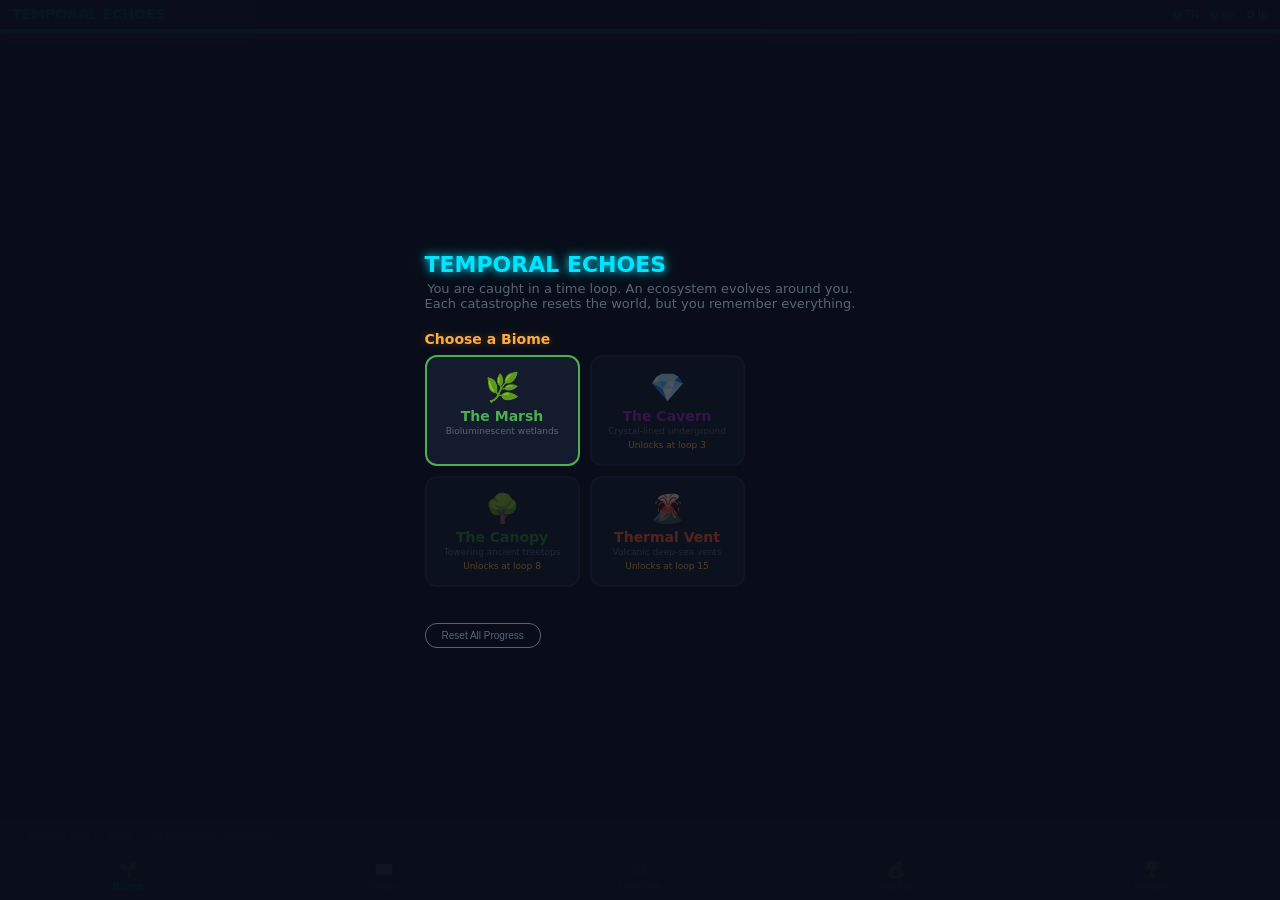
<file: prototypes/approach-b/index.html>
<!DOCTYPE html>
<html lang="en">
<head>
<meta charset="UTF-8">
<meta name="viewport" content="width=device-width, initial-scale=1.0, user-scalable=no, maximum-scale=1.0">
<title>Temporal Echoes - The Rapid Cycle</title>
<style>
*, *::before, *::after { box-sizing: border-box; margin: 0; padding: 0; }

:root {
  --bg-deep: #0a0e1a;
  --bg-panel: #0f1525;
  --bg-card: #141b2d;
  --border: #1e2a45;
  --text: #c8d6e5;
  --text-dim: #576574;
  --glow-green: #00ff88;
  --glow-teal: #00e5ff;
  --glow-purple: #b388ff;
  --glow-amber: #ffab40;
  --glow-pink: #ff4081;
  --glow-blue: #448aff;
  --marsh: #4caf50;
  --cavern: #9c27b0;
  --canopy: #2e7d32;
  --thermal: #ff5722;
}

html, body {
  height: 100%;
  overflow: hidden;
  font-family: 'Segoe UI', system-ui, -apple-system, sans-serif;
  background: var(--bg-deep);
  color: var(--text);
  touch-action: manipulation;
  -webkit-tap-highlight-color: transparent;
  user-select: none;
}

body { display: flex; flex-direction: column; }

.glow-green { color: var(--glow-green); text-shadow: 0 0 8px var(--glow-green), 0 0 20px rgba(0,255,136,0.3); }
.glow-teal { color: var(--glow-teal); text-shadow: 0 0 8px var(--glow-teal), 0 0 20px rgba(0,229,255,0.3); }
.glow-purple { color: var(--glow-purple); text-shadow: 0 0 8px var(--glow-purple), 0 0 20px rgba(179,136,255,0.3); }
.glow-amber { color: var(--glow-amber); text-shadow: 0 0 8px var(--glow-amber), 0 0 20px rgba(255,171,64,0.3); }
.glow-pink { color: var(--glow-pink); text-shadow: 0 0 8px var(--glow-pink), 0 0 20px rgba(255,64,129,0.3); }

/* Header bar */
#header {
  display: flex;
  justify-content: space-between;
  align-items: center;
  padding: 6px 12px;
  background: var(--bg-panel);
  border-bottom: 1px solid var(--border);
  z-index: 100;
  flex-shrink: 0;
}

#header .title {
  font-size: 14px;
  font-weight: 700;
  color: var(--glow-teal);
  text-shadow: 0 0 10px rgba(0,229,255,0.4);
}

#header .stats {
  display: flex;
  gap: 12px;
  font-size: 11px;
}

#header .stat-val {
  font-weight: 700;
}

/* Timer bar */
#timer-bar-container {
  height: 4px;
  background: var(--bg-panel);
  flex-shrink: 0;
  position: relative;
}

#timer-bar {
  height: 100%;
  background: linear-gradient(90deg, var(--glow-teal), var(--glow-green));
  transition: width 0.5s linear;
  box-shadow: 0 0 8px var(--glow-teal);
}

#timer-text {
  position: absolute;
  right: 8px;
  top: -1px;
  font-size: 10px;
  color: var(--glow-teal);
  text-shadow: 0 0 6px var(--glow-teal);
  line-height: 4px;
}

/* Main game area */
#game-area {
  flex: 1;
  display: flex;
  flex-direction: column;
  overflow: hidden;
  position: relative;
}

/* Biome SVG view */
#biome-view {
  flex: 1;
  position: relative;
  overflow: hidden;
  min-height: 0;
}

#biome-svg {
  width: 100%;
  height: 100%;
  display: block;
}

#particle-canvas {
  position: absolute;
  top: 0; left: 0;
  width: 100%;
  height: 100%;
  pointer-events: none;
}

/* Tap overlay */
#tap-zone {
  position: absolute;
  bottom: 0; left: 0; right: 0;
  height: 50%;
  cursor: pointer;
  z-index: 10;
}

.tap-ripple {
  position: absolute;
  width: 60px; height: 60px;
  border-radius: 50%;
  border: 2px solid var(--glow-green);
  animation: ripple 0.6s ease-out forwards;
  pointer-events: none;
}

@keyframes ripple {
  0% { transform: scale(0.3); opacity: 1; }
  100% { transform: scale(2); opacity: 0; }
}

.float-text {
  position: absolute;
  font-size: 16px;
  font-weight: 700;
  color: var(--glow-green);
  text-shadow: 0 0 8px var(--glow-green);
  pointer-events: none;
  animation: floatUp 1s ease-out forwards;
  z-index: 20;
}

@keyframes floatUp {
  0% { transform: translateY(0) scale(1); opacity: 1; }
  100% { transform: translateY(-60px) scale(0.7); opacity: 0; }
}

/* Protagonist quote */
#quote-bar {
  padding: 6px 12px;
  background: var(--bg-panel);
  border-top: 1px solid var(--border);
  font-size: 12px;
  font-style: italic;
  color: var(--text-dim);
  min-height: 32px;
  display: flex;
  align-items: center;
  flex-shrink: 0;
  transition: opacity 0.3s;
}

/* Bottom tabs */
#bottom-tabs {
  display: flex;
  background: var(--bg-panel);
  border-top: 1px solid var(--border);
  flex-shrink: 0;
}

#bottom-tabs button {
  flex: 1;
  padding: 8px 4px;
  background: none;
  border: none;
  color: var(--text-dim);
  font-size: 10px;
  font-weight: 600;
  cursor: pointer;
  transition: all 0.2s;
  display: flex;
  flex-direction: column;
  align-items: center;
  gap: 2px;
}

#bottom-tabs button.active {
  color: var(--glow-teal);
  text-shadow: 0 0 8px rgba(0,229,255,0.4);
}

#bottom-tabs button .tab-icon {
  font-size: 16px;
}

/* Panels (overlay) */
.panel-overlay {
  position: absolute;
  top: 0; left: 0; right: 0; bottom: 0;
  background: rgba(10,14,26,0.95);
  z-index: 50;
  display: none;
  flex-direction: column;
  overflow-y: auto;
  -webkit-overflow-scrolling: touch;
}

.panel-overlay.active {
  display: flex;
}

.panel-header {
  padding: 12px;
  font-size: 16px;
  font-weight: 700;
  border-bottom: 1px solid var(--border);
  flex-shrink: 0;
}

.panel-content {
  padding: 12px;
  flex: 1;
  overflow-y: auto;
}

/* Codex panel */
.codex-grid {
  display: grid;
  grid-template-columns: repeat(auto-fill, minmax(90px, 1fr));
  gap: 8px;
}

.codex-entry {
  background: var(--bg-card);
  border: 1px solid var(--border);
  border-radius: 8px;
  padding: 8px;
  text-align: center;
  font-size: 10px;
  transition: all 0.3s;
}

.codex-entry.new {
  border-color: var(--glow-green);
  box-shadow: 0 0 12px rgba(0,255,136,0.2);
  animation: pulseNew 1s ease-in-out;
}

@keyframes pulseNew {
  0%, 100% { box-shadow: 0 0 12px rgba(0,255,136,0.2); }
  50% { box-shadow: 0 0 24px rgba(0,255,136,0.5); }
}

.codex-entry svg {
  width: 50px;
  height: 50px;
  margin: 0 auto 4px;
  display: block;
}

.codex-entry .species-name {
  font-weight: 600;
  color: var(--glow-teal);
  font-size: 9px;
  word-break: break-word;
}

/* Combine panel */
.combine-slots {
  display: flex;
  gap: 12px;
  justify-content: center;
  align-items: center;
  margin-bottom: 16px;
}

.combine-slot {
  width: 80px;
  height: 80px;
  background: var(--bg-card);
  border: 2px dashed var(--border);
  border-radius: 12px;
  display: flex;
  align-items: center;
  justify-content: center;
  font-size: 11px;
  color: var(--text-dim);
  cursor: pointer;
  transition: all 0.2s;
  flex-direction: column;
}

.combine-slot.filled {
  border-style: solid;
  border-color: var(--glow-purple);
}

.combine-plus {
  font-size: 24px;
  color: var(--text-dim);
}

#combine-btn {
  display: block;
  margin: 0 auto 16px;
  padding: 10px 32px;
  background: linear-gradient(135deg, var(--glow-purple), var(--glow-teal));
  border: none;
  border-radius: 20px;
  color: #fff;
  font-weight: 700;
  font-size: 14px;
  cursor: pointer;
  opacity: 0.4;
  transition: all 0.3s;
}

#combine-btn.ready {
  opacity: 1;
  box-shadow: 0 0 16px rgba(179,136,255,0.4);
}

.combine-species-list {
  display: grid;
  grid-template-columns: repeat(auto-fill, minmax(70px, 1fr));
  gap: 6px;
}

.combine-pick {
  background: var(--bg-card);
  border: 1px solid var(--border);
  border-radius: 8px;
  padding: 6px;
  text-align: center;
  font-size: 9px;
  cursor: pointer;
  transition: all 0.2s;
}

.combine-pick:active {
  transform: scale(0.95);
  border-color: var(--glow-purple);
}

.combine-pick svg {
  width: 40px;
  height: 40px;
  margin: 0 auto 2px;
  display: block;
}

/* Marketplace panel */
.market-item {
  background: var(--bg-card);
  border: 1px solid var(--border);
  border-radius: 10px;
  padding: 12px;
  margin-bottom: 8px;
  display: flex;
  justify-content: space-between;
  align-items: center;
}

.market-info h3 {
  font-size: 13px;
  margin-bottom: 2px;
}

.market-info p {
  font-size: 10px;
  color: var(--text-dim);
}

.market-buy {
  padding: 6px 16px;
  background: var(--glow-teal);
  color: var(--bg-deep);
  border: none;
  border-radius: 12px;
  font-weight: 700;
  font-size: 11px;
  cursor: pointer;
  white-space: nowrap;
  transition: all 0.2s;
}

.market-buy:active {
  transform: scale(0.95);
}

.market-buy:disabled {
  opacity: 0.3;
  cursor: default;
}

/* Achievements panel */
.achievement-item {
  background: var(--bg-card);
  border: 1px solid var(--border);
  border-radius: 8px;
  padding: 10px 12px;
  margin-bottom: 6px;
  display: flex;
  align-items: center;
  gap: 10px;
}

.achievement-item.locked {
  opacity: 0.35;
}

.ach-icon {
  font-size: 20px;
  flex-shrink: 0;
}

.ach-info h3 {
  font-size: 12px;
  margin-bottom: 1px;
}

.ach-info p {
  font-size: 10px;
  color: var(--text-dim);
}

/* Achievement toast */
.toast {
  position: fixed;
  top: 50px;
  left: 50%;
  transform: translateX(-50%) translateY(-20px);
  background: linear-gradient(135deg, rgba(20,27,45,0.97), rgba(30,42,69,0.97));
  border: 1px solid var(--glow-amber);
  border-radius: 12px;
  padding: 10px 20px;
  z-index: 200;
  text-align: center;
  box-shadow: 0 0 30px rgba(255,171,64,0.3);
  animation: toastIn 0.4s ease-out forwards;
  pointer-events: none;
  max-width: 85vw;
}

.toast .toast-title {
  font-size: 10px;
  color: var(--glow-amber);
  text-transform: uppercase;
  letter-spacing: 1px;
}

.toast .toast-name {
  font-size: 15px;
  font-weight: 700;
  color: #fff;
  text-shadow: 0 0 10px var(--glow-amber);
}

@keyframes toastIn {
  0% { opacity: 0; transform: translateX(-50%) translateY(-20px) scale(0.8); }
  100% { opacity: 1; transform: translateX(-50%) translateY(0) scale(1); }
}

@keyframes toastOut {
  0% { opacity: 1; transform: translateX(-50%) translateY(0); }
  100% { opacity: 0; transform: translateX(-50%) translateY(-30px); }
}

/* Species discovery toast */
.species-toast {
  position: fixed;
  top: 80px;
  left: 50%;
  transform: translateX(-50%);
  background: rgba(20,27,45,0.95);
  border: 1px solid var(--glow-green);
  border-radius: 10px;
  padding: 8px 16px;
  z-index: 190;
  display: flex;
  align-items: center;
  gap: 10px;
  box-shadow: 0 0 20px rgba(0,255,136,0.2);
  animation: toastIn 0.3s ease-out forwards;
  pointer-events: none;
}

.species-toast svg {
  width: 36px;
  height: 36px;
  flex-shrink: 0;
}

.species-toast .st-name {
  font-size: 13px;
  font-weight: 700;
  color: var(--glow-green);
  text-shadow: 0 0 8px rgba(0,255,136,0.4);
}

.species-toast .st-type {
  font-size: 9px;
  color: var(--text-dim);
}

/* Loop end / biome select screens */
#screen-overlay {
  position: fixed;
  top: 0; left: 0; right: 0; bottom: 0;
  background: rgba(10,14,26,0.97);
  z-index: 300;
  display: none;
  flex-direction: column;
  align-items: center;
  justify-content: center;
  padding: 24px;
  overflow-y: auto;
}

#screen-overlay.active {
  display: flex;
}

.screen-title {
  font-size: 22px;
  font-weight: 700;
  margin-bottom: 4px;
}

.screen-subtitle {
  font-size: 13px;
  color: var(--text-dim);
  margin-bottom: 20px;
  text-align: center;
}

/* Loop summary */
.loop-summary {
  background: var(--bg-card);
  border: 1px solid var(--border);
  border-radius: 12px;
  padding: 16px;
  margin-bottom: 20px;
  width: 100%;
  max-width: 320px;
}

.loop-stat {
  display: flex;
  justify-content: space-between;
  padding: 4px 0;
  font-size: 13px;
}

.loop-stat .ls-val {
  font-weight: 700;
}

/* Biome cards */
.biome-cards {
  display: grid;
  grid-template-columns: 1fr 1fr;
  gap: 10px;
  width: 100%;
  max-width: 320px;
  margin-bottom: 16px;
}

.biome-card {
  background: var(--bg-card);
  border: 2px solid var(--border);
  border-radius: 12px;
  padding: 14px 10px;
  text-align: center;
  cursor: pointer;
  transition: all 0.2s;
}

.biome-card:active {
  transform: scale(0.96);
}

.biome-card.locked {
  opacity: 0.3;
  pointer-events: none;
}

.biome-card .bc-icon {
  font-size: 28px;
  margin-bottom: 4px;
}

.biome-card .bc-name {
  font-size: 14px;
  font-weight: 700;
}

.biome-card .bc-desc {
  font-size: 9px;
  color: var(--text-dim);
  margin-top: 2px;
}

.biome-card .bc-lock {
  font-size: 9px;
  color: var(--glow-amber);
  margin-top: 4px;
}

.biome-card[data-biome="marsh"] { border-color: var(--marsh); }
.biome-card[data-biome="cavern"]:not(.locked) { border-color: var(--cavern); }
.biome-card[data-biome="canopy"]:not(.locked) { border-color: var(--canopy); }
.biome-card[data-biome="thermal"]:not(.locked) { border-color: var(--thermal); }

/* Marketplace in loop end */
.loop-market {
  width: 100%;
  max-width: 320px;
  margin-bottom: 16px;
}

.loop-market h3 {
  font-size: 14px;
  margin-bottom: 8px;
  color: var(--glow-amber);
  text-shadow: 0 0 8px rgba(255,171,64,0.3);
}

/* Continue button */
.btn-continue {
  padding: 12px 40px;
  background: linear-gradient(135deg, var(--glow-teal), var(--glow-green));
  border: none;
  border-radius: 24px;
  color: var(--bg-deep);
  font-weight: 800;
  font-size: 16px;
  cursor: pointer;
  box-shadow: 0 0 20px rgba(0,229,255,0.3);
  transition: all 0.2s;
  margin-top: 8px;
}

.btn-continue:active {
  transform: scale(0.95);
}

/* Reset button */
.btn-reset {
  margin-top: 12px;
  padding: 6px 16px;
  background: none;
  border: 1px solid var(--text-dim);
  border-radius: 12px;
  color: var(--text-dim);
  font-size: 10px;
  cursor: pointer;
}

/* Scrollbar styling */
::-webkit-scrollbar { width: 4px; }
::-webkit-scrollbar-track { background: transparent; }
::-webkit-scrollbar-thumb { background: var(--border); border-radius: 2px; }

/* Discovery flash */
@keyframes discoveryFlash {
  0% { background: rgba(0,255,136,0.15); }
  100% { background: transparent; }
}

.discovery-flash {
  animation: discoveryFlash 0.5s ease-out;
}

/* Combination result popup */
#combo-result {
  position: fixed;
  top: 50%;
  left: 50%;
  transform: translate(-50%, -50%);
  background: var(--bg-card);
  border: 2px solid var(--glow-purple);
  border-radius: 16px;
  padding: 24px;
  z-index: 250;
  text-align: center;
  box-shadow: 0 0 40px rgba(179,136,255,0.4);
  display: none;
  max-width: 280px;
  width: 85vw;
}

#combo-result.active { display: block; }

#combo-result .cr-title {
  font-size: 11px;
  color: var(--glow-purple);
  text-transform: uppercase;
  letter-spacing: 1px;
  margin-bottom: 8px;
}

#combo-result .cr-name {
  font-size: 18px;
  font-weight: 700;
  color: #fff;
  text-shadow: 0 0 12px var(--glow-purple);
  margin-bottom: 4px;
}

#combo-result .cr-desc {
  font-size: 11px;
  color: var(--text-dim);
  margin-bottom: 12px;
}

#combo-result svg {
  width: 80px;
  height: 80px;
  margin: 0 auto 12px;
  display: block;
}

#combo-result button {
  padding: 8px 24px;
  background: var(--glow-purple);
  border: none;
  border-radius: 16px;
  color: #fff;
  font-weight: 700;
  cursor: pointer;
}
</style>
</head>
<body>

<!-- Header -->
<div id="header">
  <div class="title">TEMPORAL ECHOES</div>
  <div class="stats">
    <span><span class="glow-green stat-val" id="hd-residue">0</span> TR</span>
    <span><span class="glow-teal stat-val" id="hd-species">0</span> sp</span>
    <span><span class="glow-purple stat-val" id="hd-loops">0</span> lp</span>
  </div>
</div>

<!-- Timer bar -->
<div id="timer-bar-container">
  <div id="timer-bar" style="width:100%"></div>
  <div id="timer-text"></div>
</div>

<!-- Main game area -->
<div id="game-area">
  <!-- Biome SVG -->
  <div id="biome-view">
    <svg id="biome-svg" xmlns="http://www.w3.org/2000/svg"></svg>
    <canvas id="particle-canvas"></canvas>
    <div id="tap-zone"></div>
  </div>

  <!-- Protagonist quote -->
  <div id="quote-bar">"...where am I? Why is everything glowing?"</div>

  <!-- Panel overlays (inside game-area) -->
  <div class="panel-overlay" id="panel-codex">
    <div class="panel-header glow-teal">Codex <span id="codex-count" style="font-size:12px;color:var(--text-dim)"></span></div>
    <div class="panel-content"><div class="codex-grid" id="codex-grid"></div></div>
  </div>

  <div class="panel-overlay" id="panel-combine">
    <div class="panel-header glow-purple">Combination Lab</div>
    <div class="panel-content">
      <div class="combine-slots">
        <div class="combine-slot" id="slot-a" onclick="game.clearSlot(0)"><span>Tap to<br>select</span></div>
        <div class="combine-plus">+</div>
        <div class="combine-slot" id="slot-b" onclick="game.clearSlot(1)"><span>Tap to<br>select</span></div>
      </div>
      <button id="combine-btn" onclick="game.doCombine()">COMBINE</button>
      <div class="combine-species-list" id="combine-list"></div>
    </div>
  </div>

  <div class="panel-overlay" id="panel-market">
    <div class="panel-header glow-amber">Marketplace</div>
    <div class="panel-content" id="market-content"></div>
  </div>

  <div class="panel-overlay" id="panel-achievements">
    <div class="panel-header glow-pink">Achievements</div>
    <div class="panel-content" id="ach-content"></div>
  </div>
</div>

<!-- Bottom tabs -->
<div id="bottom-tabs">
  <button class="active" onclick="game.switchTab('biome')"><span class="tab-icon">&#127793;</span>Biome</button>
  <button onclick="game.switchTab('codex')"><span class="tab-icon">&#128214;</span>Codex</button>
  <button onclick="game.switchTab('combine')"><span class="tab-icon">&#9878;</span>Combine</button>
  <button onclick="game.switchTab('market')"><span class="tab-icon">&#128176;</span>Market</button>
  <button onclick="game.switchTab('achievements')"><span class="tab-icon">&#127942;</span>Achieve</button>
</div>

<!-- Loop end / biome select overlay -->
<div id="screen-overlay">
  <div id="screen-content"></div>
</div>

<!-- Combination result popup -->
<div id="combo-result">
  <div class="cr-title">New Combination!</div>
  <div id="cr-svg-holder"></div>
  <div class="cr-name" id="cr-name"></div>
  <div class="cr-desc" id="cr-desc"></div>
  <button onclick="game.closeComboResult()">Nice!</button>
</div>

<script>
// ============================================================
// GAME ENGINE
// ============================================================
const game = {
  // State
  residue: 0,
  totalResidue: 0,
  loops: 0,
  currentBiome: null,
  loopTime: 75, // seconds per loop
  loopTimer: 75,
  loopActive: false,
  discoveredSpecies: [],   // all discovered across all loops (global codex)
  currentLoopSpecies: [],  // species discovered THIS loop
  combinations: [],        // {a, b, result}
  combinationResults: [],  // just result species names
  achievements: [],
  unlockedBiomes: ['marsh'],
  residueMultiplier: 1,
  discoverySpeed: 1,
  comboBonus: 0,
  tapPower: 1,
  autoCollect: 0,
  selectedBiome: null,
  combineSlots: [null, null],
  activeTab: 'biome',
  speciesSpawnTimer: 0,
  nextSpeciesTime: 8,
  biomeSpeciesPool: [],
  loopSpeciesFound: 0,
  loopResidueEarned: 0,
  loopCombosFound: 0,
  marketItems: [],
  particles: [],
  biomeEntities: [],
  quoteTimer: 0,

  // Biome definitions
  biomes: {
    marsh: {
      name: 'The Marsh',
      color: '#4caf50',
      bgGrad: ['#0a1a0f', '#0f2518'],
      desc: 'Bioluminescent wetlands',
      unlock: 0,
      icon: '\u{1F33F}',
      species: [
        {name: 'Glowmoss', type: 'plant', rarity: 1, desc: 'Softly pulsing carpet moss'},
        {name: 'Boglight', type: 'plant', rarity: 1, desc: 'Floating luminous orb'},
        {name: 'Swampwhisker', type: 'creature', rarity: 1, desc: 'Translucent amphibian'},
        {name: 'Reedsprite', type: 'creature', rarity: 1, desc: 'Darting reed-thin insect'},
        {name: 'Murkbloom', type: 'plant', rarity: 2, desc: 'Flower that blooms underwater'},
        {name: 'Fog Tendril', type: 'plant', rarity: 2, desc: 'Living fog formation'},
        {name: 'Puffcap', type: 'fungus', rarity: 1, desc: 'Spore-releasing mushroom'},
        {name: 'Speedfungus', type: 'fungus', rarity: 2, desc: 'Grows visibly fast'},
        {name: 'Angry Lichen', type: 'fungus', rarity: 2, desc: 'Vibrates aggressively'},
        {name: 'Mirewalker', type: 'creature', rarity: 3, desc: 'Multi-legged swamp dweller'},
        {name: 'Dewdrinker', type: 'creature', rarity: 2, desc: 'Absorbs ambient moisture'},
        {name: 'Siltweaver', type: 'creature', rarity: 3, desc: 'Builds nests from silt'},
        {name: 'Marshglow Jelly', type: 'creature', rarity: 3, desc: 'Gelatinous and luminous'},
        {name: 'Rootmaw', type: 'plant', rarity: 3, desc: 'Carnivorous root system'},
      ]
    },
    cavern: {
      name: 'The Cavern',
      color: '#9c27b0',
      bgGrad: ['#0e0a1a', '#1a0f25'],
      desc: 'Crystal-lined underground',
      unlock: 3,
      icon: '\u{1F48E}',
      species: [
        {name: 'Crystalvein', type: 'mineral', rarity: 1, desc: 'Pulsing crystal formation'},
        {name: 'Cave Ember', type: 'creature', rarity: 1, desc: 'Floating flame wisp'},
        {name: 'Stalacmite Worm', type: 'creature', rarity: 2, desc: 'Hangs from ceiling'},
        {name: 'Echo Moss', type: 'plant', rarity: 1, desc: 'Repeats nearby sounds'},
        {name: 'Darkbloom', type: 'plant', rarity: 2, desc: 'Photosynthesizes darkness'},
        {name: 'Gemcrab', type: 'creature', rarity: 2, desc: 'Shell made of minerals'},
        {name: 'Shardspore', type: 'fungus', rarity: 1, desc: 'Crystalline mushroom'},
        {name: 'Depthlight', type: 'mineral', rarity: 2, desc: 'Self-illuminating stone'},
        {name: 'Void Moth', type: 'creature', rarity: 3, desc: 'Wings absorb all light'},
        {name: 'Tunnelroot', type: 'plant', rarity: 2, desc: 'Roots that dig through stone'},
        {name: 'Calcite Bloom', type: 'mineral', rarity: 3, desc: 'Growing mineral flower'},
        {name: 'Bat Orchid', type: 'plant', rarity: 3, desc: 'Echolocates for nutrients'},
        {name: 'Rumblefungus', type: 'fungus', rarity: 2, desc: 'Vibrates the ground'},
        {name: 'Abyssal Crawler', type: 'creature', rarity: 3, desc: 'Ancient eyeless predator'},
      ]
    },
    canopy: {
      name: 'The Canopy',
      color: '#2e7d32',
      bgGrad: ['#0a1a0a', '#0f250f'],
      desc: 'Towering ancient treetops',
      unlock: 8,
      icon: '\u{1F333}',
      species: [
        {name: 'Skybloom', type: 'plant', rarity: 1, desc: 'Flower that only opens at height'},
        {name: 'Leafdancer', type: 'creature', rarity: 1, desc: 'Glides between branches'},
        {name: 'Barkweaver', type: 'creature', rarity: 2, desc: 'Integrates into tree bark'},
        {name: 'Cloudmoss', type: 'plant', rarity: 1, desc: 'Grows in midair'},
        {name: 'Sun Beetle', type: 'creature', rarity: 2, desc: 'Photovoltaic exoskeleton'},
        {name: 'Windspore', type: 'fungus', rarity: 1, desc: 'Travels by air current'},
        {name: 'Canopy Jellyfish', type: 'creature', rarity: 3, desc: 'Floats among the leaves'},
        {name: 'Vine Serpent', type: 'creature', rarity: 2, desc: 'Mimics hanging vines'},
        {name: 'Treeheart', type: 'plant', rarity: 3, desc: 'The consciousness of the tree'},
        {name: 'Epiphyte Crown', type: 'plant', rarity: 2, desc: 'Parasitic but beautiful'},
        {name: 'Nest Fungus', type: 'fungus', rarity: 2, desc: 'Birds build homes in it'},
        {name: 'Apex Fern', type: 'plant', rarity: 3, desc: 'Rules the canopy level'},
        {name: 'Glow Cicada', type: 'creature', rarity: 1, desc: 'Sings in bioluminescence'},
        {name: 'Branch Mimic', type: 'creature', rarity: 3, desc: 'Is that a branch or...'},
      ]
    },
    thermal: {
      name: 'Thermal Vent',
      color: '#ff5722',
      bgGrad: ['#1a0a0a', '#250f0a'],
      desc: 'Volcanic deep-sea vents',
      unlock: 15,
      icon: '\u{1F30B}',
      species: [
        {name: 'Magma Polyp', type: 'creature', rarity: 1, desc: 'Thrives in extreme heat'},
        {name: 'Sulfur Bloom', type: 'plant', rarity: 1, desc: 'Feeds on volcanic gas'},
        {name: 'Cinder Worm', type: 'creature', rarity: 2, desc: 'Body temperature: 400C'},
        {name: 'Obsidian Shroom', type: 'fungus', rarity: 1, desc: 'Glass-like mushroom'},
        {name: 'Plume Dancer', type: 'creature', rarity: 2, desc: 'Swims in thermal plumes'},
        {name: 'Lava Lichen', type: 'plant', rarity: 2, desc: 'Grows on cooling lava'},
        {name: 'Vent Kraken', type: 'creature', rarity: 3, desc: 'Tentacles emerge from vents'},
        {name: 'Iron Coral', type: 'mineral', rarity: 1, desc: 'Metallic organic structure'},
        {name: 'Heat Phantom', type: 'creature', rarity: 3, desc: 'Made entirely of heat shimmer'},
        {name: 'Pyroclast Spore', type: 'fungus', rarity: 2, desc: 'Explosive reproduction'},
        {name: 'Basalt Flower', type: 'plant', rarity: 3, desc: 'Stone petals that bloom'},
        {name: 'Ember Jelly', type: 'creature', rarity: 2, desc: 'Translucent, glows orange'},
        {name: 'Ash Moth', type: 'creature', rarity: 1, desc: 'Wings of volcanic ash'},
        {name: 'Core Leviathan', type: 'creature', rarity: 3, desc: 'Ancient beyond measure'},
      ]
    }
  },

  // Achievement definitions
  achievementDefs: [
    {id: 'first_loop', name: 'First Loop, Worst Loop', desc: 'Complete your first loop', check: s => s.loops >= 1, icon: '\u{1F504}'},
    {id: 'loop3', name: 'Getting the Hang of It', desc: 'Complete 3 loops', check: s => s.loops >= 3, icon: '\u{1F504}'},
    {id: 'loop5', name: 'Triple Loop Streak', desc: 'Complete 5 loops', check: s => s.loops >= 5, icon: '\u{1F525}'},
    {id: 'loop10', name: 'Died 10 Times', desc: '...thanks.', check: s => s.loops >= 10, icon: '\u{1F480}'},
    {id: 'loop25', name: 'Perpetual Motion', desc: 'Complete 25 loops', check: s => s.loops >= 25, icon: '\u{267E}'},
    {id: 'species5', name: 'Naturalist', desc: 'Discover 5 species', check: s => s.discoveredSpecies.length >= 5, icon: '\u{1F33F}'},
    {id: 'species10', name: 'Mushroom Whisperer', desc: 'Discover 10 species', check: s => s.discoveredSpecies.length >= 10, icon: '\u{1F344}'},
    {id: 'species20', name: 'The Fog Remembers', desc: 'Discover 20 species', check: s => s.discoveredSpecies.length >= 20, icon: '\u{1F32B}'},
    {id: 'species35', name: 'Walking Encyclopedia', desc: 'Discover 35 species', check: s => s.discoveredSpecies.length >= 35, icon: '\u{1F4DA}'},
    {id: 'species50', name: 'Master Taxonomist', desc: 'Discover 50 species', check: s => s.discoveredSpecies.length >= 50, icon: '\u{1F451}'},
    {id: 'combo1', name: 'Combined and Conquered', desc: 'Create your first combination', check: s => s.combinations.length >= 1, icon: '\u{2697}'},
    {id: 'combo5', name: 'Mad Scientist', desc: 'Create 5 combinations', check: s => s.combinations.length >= 5, icon: '\u{1F9EA}'},
    {id: 'combo10', name: 'What Could Go Wrong', desc: '10 combinations created', check: s => s.combinations.length >= 10, icon: '\u{1F4A5}'},
    {id: 'residue100', name: 'Time is Money', desc: 'Collect 100 Temporal Residue', check: s => s.totalResidue >= 100, icon: '\u{1F4B0}'},
    {id: 'residue1000', name: 'Residue Hoarder', desc: 'Collect 1,000 TR total', check: s => s.totalResidue >= 1000, icon: '\u{1F4B8}'},
    {id: 'residue10k', name: 'Temporal Tycoon', desc: 'Collect 10,000 TR total', check: s => s.totalResidue >= 10000, icon: '\u{1F3E6}'},
    {id: 'speed_runner', name: 'Speed Runner (Involuntary)', desc: 'Discover 5+ species in one loop', check: s => s.loopSpeciesFound >= 5, icon: '\u{26A1}'},
    {id: 'speed_demon', name: 'Speed Demon', desc: 'Discover 8+ species in one loop', check: s => s.loopSpeciesFound >= 8, icon: '\u{1F3CE}'},
    {id: 'biome2', name: 'Explorer', desc: 'Unlock a second biome', check: s => s.unlockedBiomes.length >= 2, icon: '\u{1F5FA}'},
    {id: 'biome3', name: 'Biome Hopper', desc: 'Unlock 3 biomes', check: s => s.unlockedBiomes.length >= 3, icon: '\u{1F30D}'},
    {id: 'biome4', name: 'Master of All Domains', desc: 'Unlock all 4 biomes', check: s => s.unlockedBiomes.length >= 4, icon: '\u{1F31F}'},
    {id: 'tap100', name: 'Itchy Fingers', desc: 'Tap 100 times in one loop', check: s => s._loopTaps >= 100, icon: '\u{1F446}'},
    {id: 'fast_combo', name: 'Quick Mixer', desc: 'Find 3 combos in one loop', check: s => s.loopCombosFound >= 3, icon: '\u{1F300}'},
  ],

  // Protagonist quotes
  quotes: {
    general: [
      "Here we go again. Third time in five minutes.",
      "I'm getting good at this. Or at least fast at failing.",
      "Does anyone else hear the ticking? No? Just me? Cool.",
      "Note to self: everything here will try to eat you, glow at you, or explode.",
      "I wonder if my 401k is still accruing in the time loop.",
      "At this point I could write a field guide. A very short one.",
      "The universe keeps resetting but my back pain is eternal.",
    ],
    discovery: [
      "New species! I'm calling this one because honestly I don't have time to think.",
      "Oh look, something else that glows. What a surprise.",
      "That's either alive or a really aggressive mineral deposit.",
      "Pretty sure that just winked at me.",
      "Added to the codex! The codex that exists only in my battered memory.",
    ],
    marsh: [
      "The Marsh again? Fine. I know where the good stuff grows now.",
      "Wet. Glowy. Smells like biology homework.",
      "Every puddle here is either alive or plotting something.",
    ],
    cavern: [
      "Into the dark. At least the crystals provide mood lighting.",
      "These caves go deeper than my understanding of my situation.",
      "Echo! Echo! ...why did it echo back something different?",
    ],
    canopy: [
      "Heights. Why did I pick heights. I don't even like ladders.",
      "The view up here would be nice if I wasn't terrified.",
      "Something just flew past. It was the size of a cat. A flying cat.",
    ],
    thermal: [
      "HOT. EVERYTHING IS HOT. WHY DID I COME HERE.",
      "The floor is literally lava. My life is a meme.",
      "I can feel my eyebrows reconsidering their commitment.",
    ],
    catastrophe: [
      "Aaand there it goes. See you on the flip side.",
      "Reset in 3... 2... 1... yep.",
      "The ground is shaking. This is fine.",
      "Achievement unlocked: 'Died Again.' ...thanks.",
    ],
    combination: [
      "What happens if I combine these? ...oh. OH.",
      "Science! Or whatever this is!",
      "That's either a breakthrough or a terrible mistake.",
      "I'm going to pretend I meant to do that.",
    ],
  },

  // ---- SVG Generation ----
  generateSpeciesSVG(species, size = 50) {
    const seed = this.hashStr(species.name);
    const rng = this.seededRng(seed);
    const hue = (seed * 137) % 360;
    const col1 = `hsl(${hue}, 80%, 60%)`;
    const col2 = `hsl(${(hue + 40) % 360}, 70%, 50%)`;
    const glow = `hsl(${hue}, 90%, 70%)`;

    let inner = '';
    const type = species.type || 'creature';

    if (type === 'plant' || type === 'fungus') {
      // Organic plant/fungus shape
      const stemH = 10 + rng() * 15;
      const stemX = size / 2;
      const stemBot = size - 5;
      inner += `<line x1="${stemX}" y1="${stemBot}" x2="${stemX + (rng()-0.5)*8}" y2="${stemBot - stemH}" stroke="${col2}" stroke-width="2" stroke-linecap="round"/>`;
      // Blobs/caps
      const numBlobs = type === 'fungus' ? 1 + Math.floor(rng() * 2) : 2 + Math.floor(rng() * 3);
      for (let i = 0; i < numBlobs; i++) {
        const bx = stemX + (rng() - 0.5) * 20;
        const by = stemBot - stemH - rng() * 12;
        const br = 4 + rng() * 8;
        inner += `<ellipse cx="${bx}" cy="${by}" rx="${br}" ry="${br * (0.6 + rng()*0.6)}" fill="${col1}" opacity="0.85">`;
        inner += `<animate attributeName="opacity" values="0.7;1;0.7" dur="${1.5+rng()*2}s" repeatCount="indefinite"/></ellipse>`;
      }
      // Glow dot
      inner += `<circle cx="${stemX}" cy="${stemBot - stemH - 4}" r="3" fill="${glow}" opacity="0.6"><animate attributeName="r" values="2;4;2" dur="${2+rng()}s" repeatCount="indefinite"/></circle>`;
    } else if (type === 'mineral') {
      // Crystal shapes
      const n = 2 + Math.floor(rng() * 3);
      for (let i = 0; i < n; i++) {
        const cx = size / 2 + (rng() - 0.5) * 20;
        const bot = size - 5;
        const h = 10 + rng() * 20;
        const w = 3 + rng() * 6;
        inner += `<polygon points="${cx},${bot - h} ${cx - w},${bot} ${cx + w},${bot}" fill="${col1}" opacity="${0.6 + rng()*0.3}" stroke="${glow}" stroke-width="0.5"/>`;
      }
      inner += `<circle cx="${size/2}" cy="${size/2 - 4}" r="4" fill="${glow}" opacity="0.4"><animate attributeName="opacity" values="0.3;0.7;0.3" dur="${2+rng()}s" repeatCount="indefinite"/></circle>`;
    } else {
      // Creature: body + appendages
      const cx = size / 2;
      const cy = size / 2 + 2;
      const bodyRx = 6 + rng() * 8;
      const bodyRy = 5 + rng() * 6;
      inner += `<ellipse cx="${cx}" cy="${cy}" rx="${bodyRx}" ry="${bodyRy}" fill="${col1}" opacity="0.9"/>`;
      // Eyes
      const eyeOff = bodyRx * 0.4;
      const eyeY = cy - bodyRy * 0.2;
      inner += `<circle cx="${cx - eyeOff}" cy="${eyeY}" r="2" fill="#fff"/>`;
      inner += `<circle cx="${cx + eyeOff}" cy="${eyeY}" r="2" fill="#fff"/>`;
      inner += `<circle cx="${cx - eyeOff}" cy="${eyeY}" r="1" fill="#111"/>`;
      inner += `<circle cx="${cx + eyeOff}" cy="${eyeY}" r="1" fill="#111"/>`;
      // Appendages
      const numLegs = Math.floor(rng() * 4) * 2;
      for (let i = 0; i < numLegs; i++) {
        const side = i % 2 === 0 ? -1 : 1;
        const lx = cx + side * (bodyRx + 2 + rng() * 4);
        const ly = cy + (i - numLegs/2) * 3 + bodyRy * 0.3;
        inner += `<line x1="${cx + side * bodyRx}" y1="${cy + (i - numLegs/2)*2}" x2="${lx}" y2="${ly}" stroke="${col2}" stroke-width="1.5" stroke-linecap="round"/>`;
      }
      // Optional antenna/tail
      if (rng() > 0.5) {
        inner += `<path d="M${cx},${cy - bodyRy} Q${cx + (rng()-0.5)*15},${cy - bodyRy - 12} ${cx + (rng()-0.5)*10},${cy - bodyRy - 8}" stroke="${glow}" stroke-width="1" fill="none"/>`;
        inner += `<circle cx="${cx + (rng()-0.5)*8}" cy="${cy - bodyRy - 9}" r="2" fill="${glow}" opacity="0.8"><animate attributeName="opacity" values="0.5;1;0.5" dur="${1+rng()}s" repeatCount="indefinite"/></circle>`;
      }
      // Pulse animation
      inner += `<ellipse cx="${cx}" cy="${cy}" rx="${bodyRx + 2}" ry="${bodyRy + 2}" fill="none" stroke="${glow}" stroke-width="0.5" opacity="0.3"><animate attributeName="opacity" values="0;0.4;0" dur="${2+rng()*2}s" repeatCount="indefinite"/></ellipse>`;
    }

    return `<svg viewBox="0 0 ${size} ${size}" xmlns="http://www.w3.org/2000/svg">${inner}</svg>`;
  },

  hashStr(str) {
    let h = 0;
    for (let i = 0; i < str.length; i++) {
      h = ((h << 5) - h + str.charCodeAt(i)) | 0;
    }
    return Math.abs(h);
  },

  seededRng(seed) {
    let s = seed;
    return () => {
      s = (s * 16807 + 0) % 2147483647;
      return (s - 1) / 2147483646;
    };
  },

  // ---- Particle System ----
  initParticles() {
    this.pCanvas = document.getElementById('particle-canvas');
    this.pCtx = this.pCanvas.getContext('2d');
    this.resizeCanvas();
    window.addEventListener('resize', () => this.resizeCanvas());
  },

  resizeCanvas() {
    const rect = this.pCanvas.parentElement.getBoundingClientRect();
    this.pCanvas.width = rect.width * window.devicePixelRatio;
    this.pCanvas.height = rect.height * window.devicePixelRatio;
    this.pCanvas.style.width = rect.width + 'px';
    this.pCanvas.style.height = rect.height + 'px';
    this.pCtx.scale(window.devicePixelRatio, window.devicePixelRatio);
    this.canvasW = rect.width;
    this.canvasH = rect.height;
  },

  spawnParticle(x, y, color, count = 3) {
    for (let i = 0; i < count; i++) {
      this.particles.push({
        x, y,
        vx: (Math.random() - 0.5) * 3,
        vy: -Math.random() * 3 - 1,
        life: 1,
        decay: 0.02 + Math.random() * 0.02,
        size: 2 + Math.random() * 3,
        color
      });
    }
  },

  spawnAmbientParticle() {
    if (!this.currentBiome) return;
    const biome = this.biomes[this.currentBiome];
    this.particles.push({
      x: Math.random() * this.canvasW,
      y: this.canvasH + 5,
      vx: (Math.random() - 0.5) * 0.5,
      vy: -0.3 - Math.random() * 0.8,
      life: 1,
      decay: 0.005 + Math.random() * 0.005,
      size: 1 + Math.random() * 2,
      color: biome.color
    });
  },

  updateParticles() {
    this.pCtx.clearRect(0, 0, this.canvasW, this.canvasH);
    for (let i = this.particles.length - 1; i >= 0; i--) {
      const p = this.particles[i];
      p.x += p.vx;
      p.y += p.vy;
      p.life -= p.decay;
      if (p.life <= 0) {
        this.particles.splice(i, 1);
        continue;
      }
      this.pCtx.beginPath();
      this.pCtx.arc(p.x, p.y, p.size * p.life, 0, Math.PI * 2);
      this.pCtx.fillStyle = p.color;
      this.pCtx.globalAlpha = p.life * 0.7;
      this.pCtx.fill();
      this.pCtx.globalAlpha = 1;
    }
  },

  // ---- Biome Background SVG ----
  renderBiomeSVG() {
    const svg = document.getElementById('biome-svg');
    if (!this.currentBiome) {
      svg.innerHTML = '';
      return;
    }
    const biome = this.biomes[this.currentBiome];
    const w = svg.clientWidth || 400;
    const h = svg.clientHeight || 400;

    let bg = '';
    // Gradient background
    bg += `<defs>
      <linearGradient id="bgGrad" x1="0%" y1="0%" x2="0%" y2="100%">
        <stop offset="0%" stop-color="${biome.bgGrad[0]}"/>
        <stop offset="100%" stop-color="${biome.bgGrad[1]}"/>
      </linearGradient>
      <filter id="glow"><feGaussianBlur stdDeviation="3" result="blur"/><feMerge><feMergeNode in="blur"/><feMergeNode in="SourceGraphic"/></feMerge></filter>
    </defs>
    <rect width="100%" height="100%" fill="url(#bgGrad)"/>`;

    // Biome-specific background elements
    if (this.currentBiome === 'marsh') {
      // Water surface
      bg += `<rect x="0" y="${h*0.7}" width="100%" height="${h*0.3}" fill="rgba(0,80,40,0.3)"/>`;
      // Reeds
      for (let i = 0; i < 12; i++) {
        const x = (i / 12) * w + Math.random() * 30;
        const rh = 40 + Math.random() * 60;
        bg += `<line x1="${x}" y1="${h}" x2="${x + (Math.random()-0.5)*15}" y2="${h - rh}" stroke="rgba(40,120,60,0.5)" stroke-width="${1+Math.random()*2}" stroke-linecap="round"/>`;
      }
    } else if (this.currentBiome === 'cavern') {
      // Stalactites
      for (let i = 0; i < 8; i++) {
        const x = Math.random() * w;
        const sl = 20 + Math.random() * 50;
        bg += `<polygon points="${x-5},0 ${x+5},0 ${x},${sl}" fill="rgba(60,30,80,0.6)"/>`;
      }
      // Stalagmites
      for (let i = 0; i < 6; i++) {
        const x = Math.random() * w;
        const sl = 15 + Math.random() * 40;
        bg += `<polygon points="${x-6},${h} ${x+6},${h} ${x},${h-sl}" fill="rgba(50,25,70,0.5)"/>`;
      }
    } else if (this.currentBiome === 'canopy') {
      // Tree trunks
      for (let i = 0; i < 4; i++) {
        const x = 30 + i * (w / 4) + Math.random() * 40;
        bg += `<rect x="${x}" y="0" width="${8+Math.random()*12}" height="${h}" fill="rgba(30,60,20,0.4)" rx="4"/>`;
      }
      // Leaf clusters at top
      for (let i = 0; i < 10; i++) {
        const x = Math.random() * w;
        const y = Math.random() * h * 0.3;
        bg += `<circle cx="${x}" cy="${y}" r="${15+Math.random()*25}" fill="rgba(20,80,20,0.25)"/>`;
      }
    } else if (this.currentBiome === 'thermal') {
      // Vent cracks
      for (let i = 0; i < 5; i++) {
        const x = Math.random() * w;
        bg += `<line x1="${x}" y1="${h}" x2="${x+(Math.random()-0.5)*30}" y2="${h-30-Math.random()*40}" stroke="rgba(255,60,0,0.3)" stroke-width="${2+Math.random()*3}"/>`;
      }
      // Lava pool
      bg += `<ellipse cx="${w/2}" cy="${h-10}" rx="${w*0.4}" ry="20" fill="rgba(200,50,0,0.2)"/>`;
    }

    svg.innerHTML = bg;
    this.biomeEntities = [];
  },

  addEntityToSVG(species) {
    const svg = document.getElementById('biome-svg');
    const w = svg.clientWidth || 400;
    const h = svg.clientHeight || 400;
    const seed = this.hashStr(species.name);
    const rng = this.seededRng(seed + this.biomeEntities.length);

    const ex = 30 + rng() * (w - 80);
    const ey = 60 + rng() * (h - 120);

    const g = document.createElementNS('http://www.w3.org/2000/svg', 'g');
    g.setAttribute('transform', `translate(${ex}, ${ey})`);
    g.style.opacity = '0';
    g.style.transition = 'opacity 0.5s ease-in';

    const svgContent = this.generateSpeciesSVG(species, 40);
    // Parse inner content
    const tmp = document.createElement('div');
    tmp.innerHTML = svgContent;
    const innerSvg = tmp.querySelector('svg');
    g.innerHTML = innerSvg.innerHTML;

    // Float animation
    const animDur = 3 + rng() * 4;
    const floatAmt = 2 + rng() * 4;
    const animY = document.createElementNS('http://www.w3.org/2000/svg', 'animateTransform');
    animY.setAttribute('attributeName', 'transform');
    animY.setAttribute('type', 'translate');
    animY.setAttribute('values', `${ex},${ey} ${ex},${ey - floatAmt} ${ex},${ey}`);
    animY.setAttribute('dur', `${animDur}s`);
    animY.setAttribute('repeatCount', 'indefinite');
    g.appendChild(animY);

    svg.appendChild(g);
    requestAnimationFrame(() => g.style.opacity = '1');

    this.biomeEntities.push({species, element: g});
  },

  // ---- Core Game Loop ----
  init() {
    this.loadState();
    this.initParticles();
    this.setupTapZone();
    this._loopTaps = 0;

    // Show biome select if no active loop
    if (!this.loopActive) {
      this.showBiomeSelect();
    } else {
      this.renderBiomeSVG();
      this.reAddEntities();
    }

    this.updateUI();
    this.lastTime = performance.now();
    requestAnimationFrame(t => this.gameLoop(t));

    // Auto-save every 10 seconds
    setInterval(() => this.saveState(), 10000);
  },

  setupTapZone() {
    const tz = document.getElementById('tap-zone');
    const handler = (e) => {
      e.preventDefault();
      if (!this.loopActive) return;

      let x, y;
      if (e.touches) {
        const rect = tz.getBoundingClientRect();
        x = e.touches[0].clientX - rect.left;
        y = e.touches[0].clientY - rect.top;
      } else {
        x = e.offsetX;
        y = e.offsetY;
      }

      this.onTap(x, y);
    };

    tz.addEventListener('touchstart', handler, {passive: false});
    tz.addEventListener('mousedown', handler);
  },

  onTap(x, y) {
    this._loopTaps = (this._loopTaps || 0) + 1;
    const amount = Math.ceil(this.tapPower * this.residueMultiplier * (1 + this.loops * 0.15));
    this.residue += amount;
    this.totalResidue += amount;
    this.loopResidueEarned += amount;

    // Ripple effect
    const ripple = document.createElement('div');
    ripple.className = 'tap-ripple';
    ripple.style.left = (x - 30) + 'px';
    ripple.style.top = (y - 30) + 'px';
    document.getElementById('tap-zone').appendChild(ripple);
    setTimeout(() => ripple.remove(), 600);

    // Float text
    const ft = document.createElement('div');
    ft.className = 'float-text';
    ft.textContent = `+${amount}`;
    ft.style.left = (x - 10) + 'px';
    ft.style.top = (y - 20) + 'px';
    document.getElementById('tap-zone').appendChild(ft);
    setTimeout(() => ft.remove(), 1000);

    // Particles
    const rect = this.pCanvas.getBoundingClientRect();
    const px = x;
    const py = y + document.getElementById('biome-view').getBoundingClientRect().height * 0.5;
    const biome = this.biomes[this.currentBiome];
    this.spawnParticle(px, py, biome ? biome.color : '#00ff88', 2);

    this.updateUI();
    this.checkAchievements();
  },

  gameLoop(timestamp) {
    const dt = (timestamp - this.lastTime) / 1000;
    this.lastTime = timestamp;

    if (this.loopActive) {
      // Loop timer
      this.loopTimer -= dt;
      if (this.loopTimer <= 0) {
        this.endLoop();
        requestAnimationFrame(t => this.gameLoop(t));
        return;
      }

      // Timer bar
      const pct = (this.loopTimer / this.loopTime) * 100;
      document.getElementById('timer-bar').style.width = pct + '%';
      const secs = Math.ceil(this.loopTimer);
      document.getElementById('timer-text').textContent = secs + 's';

      // Change bar color near end
      const bar = document.getElementById('timer-bar');
      if (pct < 20) {
        bar.style.background = 'linear-gradient(90deg, #ff4444, #ff8800)';
        bar.style.boxShadow = '0 0 12px #ff4444';
      } else if (pct < 40) {
        bar.style.background = 'linear-gradient(90deg, #ff8800, #ffcc00)';
        bar.style.boxShadow = '0 0 8px #ff8800';
      } else {
        bar.style.background = 'linear-gradient(90deg, var(--glow-teal), var(--glow-green))';
        bar.style.boxShadow = '0 0 8px var(--glow-teal)';
      }

      // Species discovery
      this.speciesSpawnTimer += dt * this.discoverySpeed;
      if (this.speciesSpawnTimer >= this.nextSpeciesTime && this.biomeSpeciesPool.length > 0) {
        this.speciesSpawnTimer = 0;
        this.nextSpeciesTime = 6 + Math.random() * 7; // 6-13 seconds
        this.discoverSpecies();
      }

      // Auto collect
      if (this.autoCollect > 0) {
        const autoAmt = Math.ceil(this.autoCollect * this.residueMultiplier * (1 + this.loops * 0.1) * dt);
        this.residue += autoAmt;
        this.totalResidue += autoAmt;
        this.loopResidueEarned += autoAmt;
      }

      // Ambient particles
      if (Math.random() < 0.15) {
        this.spawnAmbientParticle();
      }

      // Quote timer
      this.quoteTimer -= dt;
      if (this.quoteTimer <= 0) {
        this.quoteTimer = 12 + Math.random() * 15;
        this.showRandomQuote();
      }
    }

    this.updateParticles();
    this.updateUI();
    requestAnimationFrame(t => this.gameLoop(t));
  },

  // ---- Species Discovery ----
  discoverSpecies() {
    if (this.biomeSpeciesPool.length === 0) return;

    // Pick a species weighted by rarity (lower rarity = more common)
    const pool = this.biomeSpeciesPool;
    const weights = pool.map(s => s.rarity === 1 ? 5 : s.rarity === 2 ? 3 : 1);
    const totalW = weights.reduce((a, b) => a + b, 0);
    let r = Math.random() * totalW;
    let idx = 0;
    for (let i = 0; i < weights.length; i++) {
      r -= weights[i];
      if (r <= 0) { idx = i; break; }
    }

    const species = pool.splice(idx, 1)[0];

    // Add to global codex if new
    const isNew = !this.discoveredSpecies.find(s => s.name === species.name);
    if (isNew) {
      species.biome = this.currentBiome;
      species.discoveredLoop = this.loops + 1;
      this.discoveredSpecies.push(species);
    }

    this.currentLoopSpecies.push(species);
    this.loopSpeciesFound++;

    // Add to biome view
    this.addEntityToSVG(species);

    // Toast
    this.showSpeciesToast(species, isNew);

    // Quote
    if (Math.random() < 0.4) {
      this.showQuote(this.randomFrom(this.quotes.discovery));
    }

    // Flash the biome view
    document.getElementById('biome-view').classList.add('discovery-flash');
    setTimeout(() => document.getElementById('biome-view').classList.remove('discovery-flash'), 500);

    // Residue bonus for discovery
    const bonus = species.rarity * 5 * this.residueMultiplier;
    this.residue += bonus;
    this.totalResidue += bonus;
    this.loopResidueEarned += bonus;

    this.checkAchievements();
  },

  showSpeciesToast(species, isNew) {
    const existing = document.querySelectorAll('.species-toast');
    existing.forEach(e => e.remove());

    const toast = document.createElement('div');
    toast.className = 'species-toast';
    toast.innerHTML = `
      ${this.generateSpeciesSVG(species, 36)}
      <div>
        <div class="st-name">${isNew ? 'NEW: ' : ''}${species.name}</div>
        <div class="st-type">${species.type} ${isNew ? '- Added to Codex!' : '- (already known)'}</div>
      </div>
    `;
    document.body.appendChild(toast);
    setTimeout(() => {
      toast.style.animation = 'toastOut 0.3s ease-in forwards';
      setTimeout(() => toast.remove(), 300);
    }, 2500);
  },

  // ---- Combination System ----
  clearSlot(idx) {
    this.combineSlots[idx] = null;
    this.renderCombinePanel();
  },

  selectForCombine(speciesName) {
    const species = this.discoveredSpecies.find(s => s.name === speciesName);
    if (!species) return;

    if (!this.combineSlots[0]) {
      this.combineSlots[0] = species;
    } else if (!this.combineSlots[1]) {
      if (this.combineSlots[0].name !== species.name) {
        this.combineSlots[1] = species;
      }
    } else {
      this.combineSlots[0] = species;
      this.combineSlots[1] = null;
    }
    this.renderCombinePanel();
  },

  doCombine() {
    const a = this.combineSlots[0];
    const b = this.combineSlots[1];
    if (!a || !b) return;

    // Check if this combo already exists
    const existing = this.combinations.find(c =>
      (c.a === a.name && c.b === b.name) || (c.a === b.name && c.b === a.name)
    );
    if (existing) {
      this.showQuote(`Already combined ${a.name} + ${b.name}. The result was ${existing.result}.`);
      return;
    }

    // Generate a combination result
    const result = this.generateCombination(a, b);

    this.combinations.push({a: a.name, b: b.name, result: result.name});
    this.combinationResults.push(result.name);

    // Add result to codex if new
    if (!this.discoveredSpecies.find(s => s.name === result.name)) {
      result.biome = 'combined';
      result.discoveredLoop = this.loops + 1;
      this.discoveredSpecies.push(result);
    }

    this.loopCombosFound++;

    // Residue bonus
    const bonus = 15 * this.residueMultiplier * result.rarity;
    this.residue += bonus;
    this.totalResidue += bonus;
    this.loopResidueEarned += bonus;

    // Show result popup
    document.getElementById('cr-name').textContent = result.name;
    document.getElementById('cr-desc').textContent = result.desc;
    document.getElementById('cr-svg-holder').innerHTML = this.generateSpeciesSVG(result, 80);
    document.getElementById('combo-result').classList.add('active');

    // Quote
    this.showQuote(this.randomFrom(this.quotes.combination));

    // Clear slots
    this.combineSlots = [null, null];

    this.checkAchievements();
    this.saveState();
  },

  generateCombination(a, b) {
    // Deterministic name based on inputs
    const seed = this.hashStr(a.name + b.name);
    const rng = this.seededRng(seed);

    const prefixes = ['Gloom', 'Bright', 'Twisted', 'Fused', 'Prismatic', 'Hollow', 'Echo', 'Phantom',
      'Shimmer', 'Void', 'Lunar', 'Solar', 'Drift', 'Storm', 'Frost', 'Blaze', 'Thorn', 'Silk', 'Neon', 'Dusk'];
    const suffixes = ['bloom', 'walker', 'spore', 'crawler', 'wisp', 'shade', 'lurker', 'sprout',
      'tendril', 'crystal', 'moth', 'fern', 'polyp', 'wraith', 'cap', 'vine', 'shell', 'horn', 'fin', 'eye'];

    const prefix = prefixes[Math.floor(rng() * prefixes.length)];
    const suffix = suffixes[Math.floor(rng() * suffixes.length)];
    const name = prefix + suffix;

    // Avoid duplicate names
    let finalName = name;
    let counter = 2;
    while (this.discoveredSpecies.find(s => s.name === finalName)) {
      finalName = name + ' ' + ['II', 'III', 'IV', 'V', 'VI', 'VII'][counter - 2] || counter;
      counter++;
    }

    const types = ['creature', 'plant', 'fungus', 'mineral'];
    const descs = [
      `Born from the fusion of ${a.name} and ${b.name}`,
      `An impossible hybrid of ${a.type} and ${b.type}`,
      `${a.name} meets ${b.name}. Nature is confused.`,
      `The offspring of temporal experimentation`,
      `Part ${a.name}, part ${b.name}, all weird`,
    ];

    return {
      name: finalName,
      type: types[Math.floor(rng() * types.length)],
      rarity: Math.max(a.rarity, b.rarity) + (rng() > 0.7 ? 1 : 0),
      desc: descs[Math.floor(rng() * descs.length)]
    };
  },

  closeComboResult() {
    document.getElementById('combo-result').classList.remove('active');
    this.renderCombinePanel();
  },

  // ---- Loop Management ----
  startLoop(biome) {
    this.currentBiome = biome;
    this.loopTimer = this.loopTime;
    this.loopActive = true;
    this.currentLoopSpecies = [];
    this.loopSpeciesFound = 0;
    this.loopResidueEarned = 0;
    this.loopCombosFound = 0;
    this._loopTaps = 0;
    this.speciesSpawnTimer = 0;
    this.nextSpeciesTime = 3 + Math.random() * 4; // First species comes fast

    // Build species pool for this biome (exclude already discovered this loop)
    this.biomeSpeciesPool = [...this.biomes[biome].species];

    // Hide overlay
    document.getElementById('screen-overlay').classList.remove('active');

    // Render biome
    this.renderBiomeSVG();

    // Biome quote
    const biomeQuotes = this.quotes[biome] || this.quotes.general;
    this.showQuote(this.randomFrom(biomeQuotes));
    this.quoteTimer = 10 + Math.random() * 10;

    this.updateUI();
    this.saveState();
  },

  endLoop() {
    this.loopActive = false;
    this.loops++;

    // Check biome unlocks
    for (const [key, biome] of Object.entries(this.biomes)) {
      if (!this.unlockedBiomes.includes(key) && this.loops >= biome.unlock) {
        this.unlockedBiomes.push(key);
        this.showAchievementToast(`Biome Unlocked: ${biome.name}!`, biome.icon);
      }
    }

    // Catastrophe quote
    this.showQuote(this.randomFrom(this.quotes.catastrophe));

    this.checkAchievements();
    this.saveState();

    // Show loop end screen
    setTimeout(() => this.showLoopEnd(), 800);
  },

  showLoopEnd() {
    const overlay = document.getElementById('screen-overlay');
    const content = document.getElementById('screen-content');

    // Generate marketplace items
    this.generateMarketItems();

    let html = `
      <div class="screen-title glow-teal">Loop ${this.loops} Complete</div>
      <div class="screen-subtitle">${this.randomFrom(this.quotes.catastrophe)}</div>
      <div class="loop-summary">
        <div class="loop-stat"><span>Species Found</span><span class="ls-val glow-green">${this.loopSpeciesFound}</span></div>
        <div class="loop-stat"><span>Residue Earned</span><span class="ls-val glow-green">${this.loopResidueEarned}</span></div>
        <div class="loop-stat"><span>Combinations</span><span class="ls-val glow-purple">${this.loopCombosFound}</span></div>
        <div class="loop-stat"><span>Total Species Known</span><span class="ls-val glow-teal">${this.discoveredSpecies.length}</span></div>
        <div class="loop-stat"><span>Total Residue</span><span class="ls-val glow-green">${this.formatNum(this.residue)}</span></div>
      </div>
    `;

    // Marketplace
    if (this.marketItems.length > 0) {
      html += `<div class="loop-market"><h3>Marketplace (refreshes each loop)</h3>`;
      for (const item of this.marketItems) {
        html += `
          <div class="market-item">
            <div class="market-info">
              <h3>${item.name}</h3>
              <p>${item.desc}</p>
            </div>
            <button class="market-buy" onclick="game.buyItem('${item.id}')" id="market-${item.id}"
              ${this.residue < item.cost ? 'disabled' : ''}>
              ${this.formatNum(item.cost)} TR
            </button>
          </div>`;
      }
      html += `</div>`;
    }

    // Biome select
    html += `<div style="font-size:14px;font-weight:700;margin-bottom:8px;color:var(--glow-amber);text-shadow:0 0 8px rgba(255,171,64,0.3)">Choose Next Biome</div>`;
    html += `<div class="biome-cards">`;
    for (const [key, biome] of Object.entries(this.biomes)) {
      const unlocked = this.unlockedBiomes.includes(key);
      html += `
        <div class="biome-card ${unlocked ? '' : 'locked'}" data-biome="${key}"
             onclick="${unlocked ? `game.startLoop('${key}')` : ''}">
          <div class="bc-icon">${biome.icon}</div>
          <div class="bc-name" style="color:${biome.color}">${biome.name}</div>
          <div class="bc-desc">${biome.desc}</div>
          ${!unlocked ? `<div class="bc-lock">Unlocks at loop ${biome.unlock}</div>` : ''}
        </div>`;
    }
    html += `</div>`;

    html += `<button class="btn-reset" onclick="game.hardReset()">Reset All Progress</button>`;

    content.innerHTML = html;
    overlay.classList.add('active');
  },

  showBiomeSelect() {
    const overlay = document.getElementById('screen-overlay');
    const content = document.getElementById('screen-content');

    let html = `
      <div class="screen-title glow-teal">TEMPORAL ECHOES</div>
      <div class="screen-subtitle">You are caught in a time loop. An ecosystem evolves around you.<br>Each catastrophe resets the world, but you remember everything.</div>
    `;

    html += `<div style="font-size:14px;font-weight:700;margin-bottom:8px;color:var(--glow-amber);text-shadow:0 0 8px rgba(255,171,64,0.3)">Choose a Biome</div>`;
    html += `<div class="biome-cards">`;
    for (const [key, biome] of Object.entries(this.biomes)) {
      const unlocked = this.unlockedBiomes.includes(key);
      html += `
        <div class="biome-card ${unlocked ? '' : 'locked'}" data-biome="${key}"
             onclick="${unlocked ? `game.startLoop('${key}')` : ''}">
          <div class="bc-icon">${biome.icon}</div>
          <div class="bc-name" style="color:${biome.color}">${biome.name}</div>
          <div class="bc-desc">${biome.desc}</div>
          ${!unlocked ? `<div class="bc-lock">Unlocks at loop ${biome.unlock}</div>` : ''}
        </div>`;
    }
    html += `</div>`;

    if (this.loops > 0) {
      html += `
        <div style="font-size:11px;color:var(--text-dim);margin-top:8px">
          ${this.discoveredSpecies.length} species known | ${this.loops} loops completed | ${this.formatNum(this.totalResidue)} TR total
        </div>`;
    }

    html += `<button class="btn-reset" onclick="game.hardReset()" style="margin-top:20px">Reset All Progress</button>`;

    content.innerHTML = html;
    overlay.classList.add('active');
  },

  // ---- Marketplace ----
  generateMarketItems() {
    const allItems = [
      {id: 'tap1', name: 'Temporal Amplifier', desc: 'Double tap power', cost: 25, effect: () => { this.tapPower *= 2; }},
      {id: 'tap2', name: 'Chrono Gauntlet', desc: '+3 tap power', cost: 40, effect: () => { this.tapPower += 3; }},
      {id: 'mult1', name: 'Residue Lens', desc: '+50% residue multiplier', cost: 50, effect: () => { this.residueMultiplier *= 1.5; }},
      {id: 'mult2', name: 'Echo Chamber', desc: '+100% residue multiplier', cost: 120, effect: () => { this.residueMultiplier *= 2; }},
      {id: 'disc1', name: 'Bio Scanner', desc: '+30% discovery speed', cost: 35, effect: () => { this.discoverySpeed *= 1.3; }},
      {id: 'disc2', name: 'Pheromone Lure', desc: '+50% discovery speed', cost: 75, effect: () => { this.discoverySpeed *= 1.5; }},
      {id: 'auto1', name: 'Idle Collector', desc: 'Auto-collect 1 TR/sec', cost: 60, effect: () => { this.autoCollect += 1; }},
      {id: 'auto2', name: 'Drone Harvester', desc: 'Auto-collect 3 TR/sec', cost: 150, effect: () => { this.autoCollect += 3; }},
      {id: 'auto3', name: 'Temporal Siphon', desc: 'Auto-collect 10 TR/sec', cost: 400, effect: () => { this.autoCollect += 10; }},
      {id: 'time1', name: 'Loop Extender', desc: '+15 seconds per loop', cost: 80, effect: () => { this.loopTime += 15; }},
      {id: 'time2', name: 'Chrono Anchor', desc: '+30 seconds per loop', cost: 200, effect: () => { this.loopTime += 30; }},
      {id: 'res1', name: 'Residue Burst', desc: 'Instant +100 TR', cost: 20, effect: () => { this.residue += 100; this.totalResidue += 100; }},
      {id: 'res2', name: 'Temporal Windfall', desc: 'Instant +500 TR', cost: 80, effect: () => { this.residue += 500; this.totalResidue += 500; }},
    ];

    // Pick 3-4 random items, scaling cost with loops
    const count = 3 + (Math.random() > 0.5 ? 1 : 0);
    const shuffled = allItems.sort(() => Math.random() - 0.5);
    this.marketItems = shuffled.slice(0, count).map(item => ({
      ...item,
      cost: Math.ceil(item.cost * (1 + this.loops * 0.1))
    }));
  },

  buyItem(id) {
    const item = this.marketItems.find(i => i.id === id);
    if (!item || this.residue < item.cost) return;

    this.residue -= item.cost;
    item.effect();

    // Disable button
    const btn = document.getElementById('market-' + id);
    if (btn) {
      btn.disabled = true;
      btn.textContent = 'Bought!';
    }

    // Re-check other buttons
    for (const mi of this.marketItems) {
      const b = document.getElementById('market-' + mi.id);
      if (b && b.textContent !== 'Bought!') {
        b.disabled = this.residue < mi.cost;
      }
    }

    this.saveState();
  },

  // ---- Achievements ----
  checkAchievements() {
    for (const def of this.achievementDefs) {
      if (this.achievements.includes(def.id)) continue;
      if (def.check(this)) {
        this.achievements.push(def.id);
        this.showAchievementToast(def.name, def.icon);

        // Bonus residue for achievements
        const bonus = 10 + this.loops * 2;
        this.residue += bonus;
        this.totalResidue += bonus;
      }
    }
  },

  showAchievementToast(name, icon) {
    const toast = document.createElement('div');
    toast.className = 'toast';
    toast.innerHTML = `
      <div class="toast-title">${icon || '\u{1F3C6}'} Achievement Unlocked</div>
      <div class="toast-name">${name}</div>
    `;
    document.body.appendChild(toast);
    setTimeout(() => {
      toast.style.animation = 'toastOut 0.4s ease-in forwards';
      setTimeout(() => toast.remove(), 400);
    }, 2800);
  },

  // ---- Quotes ----
  showQuote(text) {
    const bar = document.getElementById('quote-bar');
    bar.style.opacity = '0';
    setTimeout(() => {
      bar.textContent = `"${text}"`;
      bar.style.opacity = '1';
    }, 200);
  },

  showRandomQuote() {
    const pool = [...this.quotes.general];
    if (this.currentBiome && this.quotes[this.currentBiome]) {
      pool.push(...this.quotes[this.currentBiome]);
    }
    this.showQuote(this.randomFrom(pool));
  },

  // ---- UI ----
  switchTab(tab) {
    this.activeTab = tab;

    // Update tab buttons
    document.querySelectorAll('#bottom-tabs button').forEach((btn, i) => {
      const tabs = ['biome', 'codex', 'combine', 'market', 'achievements'];
      btn.classList.toggle('active', tabs[i] === tab);
    });

    // Hide all panels
    document.querySelectorAll('.panel-overlay').forEach(p => p.classList.remove('active'));

    if (tab === 'codex') {
      this.renderCodexPanel();
      document.getElementById('panel-codex').classList.add('active');
    } else if (tab === 'combine') {
      this.renderCombinePanel();
      document.getElementById('panel-combine').classList.add('active');
    } else if (tab === 'market') {
      this.renderMarketPanel();
      document.getElementById('panel-market').classList.add('active');
    } else if (tab === 'achievements') {
      this.renderAchievementsPanel();
      document.getElementById('panel-achievements').classList.add('active');
    }
  },

  renderCodexPanel() {
    const grid = document.getElementById('codex-grid');
    document.getElementById('codex-count').textContent = `(${this.discoveredSpecies.length} species)`;

    let html = '';
    for (const species of this.discoveredSpecies) {
      const isNew = this.currentLoopSpecies.includes(species);
      html += `
        <div class="codex-entry ${isNew ? 'new' : ''}">
          ${this.generateSpeciesSVG(species, 50)}
          <div class="species-name">${species.name}</div>
          <div style="font-size:8px;color:var(--text-dim)">${species.type}</div>
        </div>`;
    }

    if (this.discoveredSpecies.length === 0) {
      html = '<div style="text-align:center;color:var(--text-dim);padding:40px;font-size:13px">No species discovered yet.<br>Start a loop to explore!</div>';
    }

    grid.innerHTML = html;
  },

  renderCombinePanel() {
    // Slots
    const slotA = document.getElementById('slot-a');
    const slotB = document.getElementById('slot-b');

    if (this.combineSlots[0]) {
      slotA.innerHTML = this.generateSpeciesSVG(this.combineSlots[0], 50) + `<span style="font-size:9px;color:var(--glow-teal)">${this.combineSlots[0].name}</span>`;
      slotA.classList.add('filled');
    } else {
      slotA.innerHTML = '<span>Tap to<br>select</span>';
      slotA.classList.remove('filled');
    }

    if (this.combineSlots[1]) {
      slotB.innerHTML = this.generateSpeciesSVG(this.combineSlots[1], 50) + `<span style="font-size:9px;color:var(--glow-teal)">${this.combineSlots[1].name}</span>`;
      slotB.classList.add('filled');
    } else {
      slotB.innerHTML = '<span>Tap to<br>select</span>';
      slotB.classList.remove('filled');
    }

    // Combine button
    const btn = document.getElementById('combine-btn');
    const ready = this.combineSlots[0] && this.combineSlots[1];
    btn.classList.toggle('ready', ready);

    // Species list
    const list = document.getElementById('combine-list');
    let html = '';
    for (const species of this.discoveredSpecies) {
      const selected = (this.combineSlots[0] && this.combineSlots[0].name === species.name) ||
                       (this.combineSlots[1] && this.combineSlots[1].name === species.name);
      html += `
        <div class="combine-pick" style="${selected ? 'border-color:var(--glow-purple);opacity:0.5' : ''}"
             onclick="game.selectForCombine('${species.name.replace(/'/g, "\\'")}')">
          ${this.generateSpeciesSVG(species, 40)}
          <div style="color:var(--glow-teal)">${species.name}</div>
        </div>`;
    }

    if (this.discoveredSpecies.length < 2) {
      html = '<div style="text-align:center;color:var(--text-dim);padding:30px;font-size:12px">Discover at least 2 species to start combining!</div>';
    }

    list.innerHTML = html;
  },

  renderMarketPanel() {
    const content = document.getElementById('market-content');
    let html = '<div style="margin-bottom:12px;font-size:12px;color:var(--text-dim)">Upgrades persist between loops. Marketplace refreshes each loop.</div>';

    html += `<div style="margin-bottom:12px">
      <div style="font-size:11px;color:var(--text-dim);margin-bottom:4px">Your Stats</div>
      <div class="market-item" style="flex-direction:column;align-items:flex-start;gap:4px">
        <div style="font-size:11px">Tap Power: <span class="glow-green">${this.tapPower}</span></div>
        <div style="font-size:11px">Residue Multiplier: <span class="glow-green">${this.residueMultiplier.toFixed(1)}x</span></div>
        <div style="font-size:11px">Discovery Speed: <span class="glow-green">${this.discoverySpeed.toFixed(1)}x</span></div>
        <div style="font-size:11px">Auto Collect: <span class="glow-green">${this.autoCollect}/sec</span></div>
        <div style="font-size:11px">Loop Time: <span class="glow-green">${this.loopTime}s</span></div>
      </div>
    </div>`;

    html += `<div style="font-size:13px;font-weight:700;color:var(--glow-amber);margin-bottom:8px">Current Offerings</div>`;

    if (this.marketItems.length === 0) {
      html += '<div style="color:var(--text-dim);font-size:12px;padding:20px;text-align:center">Complete a loop to see marketplace offerings!</div>';
    }

    for (const item of this.marketItems) {
      html += `
        <div class="market-item">
          <div class="market-info">
            <h3>${item.name}</h3>
            <p>${item.desc}</p>
          </div>
          <button class="market-buy" onclick="game.buyMarketItem('${item.id}')"
            ${this.residue < item.cost ? 'disabled' : ''}>
            ${this.formatNum(item.cost)} TR
          </button>
        </div>`;
    }

    content.innerHTML = html;
  },

  buyMarketItem(id) {
    const item = this.marketItems.find(i => i.id === id);
    if (!item || this.residue < item.cost) return;

    this.residue -= item.cost;
    item.effect();
    this.marketItems = this.marketItems.filter(i => i.id !== id);
    this.renderMarketPanel();
    this.updateUI();
    this.saveState();
  },

  renderAchievementsPanel() {
    const content = document.getElementById('ach-content');
    let html = `<div style="margin-bottom:8px;font-size:12px;color:var(--text-dim)">${this.achievements.length}/${this.achievementDefs.length} unlocked</div>`;

    for (const def of this.achievementDefs) {
      const unlocked = this.achievements.includes(def.id);
      html += `
        <div class="achievement-item ${unlocked ? '' : 'locked'}">
          <div class="ach-icon">${def.icon}</div>
          <div class="ach-info">
            <h3 ${unlocked ? 'class="glow-amber"' : ''}>${def.name}</h3>
            <p>${def.desc}</p>
          </div>
        </div>`;
    }

    content.innerHTML = html;
  },

  updateUI() {
    document.getElementById('hd-residue').textContent = this.formatNum(this.residue);
    document.getElementById('hd-species').textContent = this.discoveredSpecies.length;
    document.getElementById('hd-loops').textContent = this.loops;
  },

  reAddEntities() {
    // Re-add current loop species to SVG after a reload
    for (const species of this.currentLoopSpecies) {
      this.addEntityToSVG(species);
    }
  },

  // ---- Persistence ----
  saveState() {
    const state = {
      residue: this.residue,
      totalResidue: this.totalResidue,
      loops: this.loops,
      currentBiome: this.currentBiome,
      loopTime: this.loopTime,
      loopTimer: this.loopTimer,
      loopActive: this.loopActive,
      discoveredSpecies: this.discoveredSpecies,
      combinations: this.combinations,
      combinationResults: this.combinationResults,
      achievements: this.achievements,
      unlockedBiomes: this.unlockedBiomes,
      residueMultiplier: this.residueMultiplier,
      discoverySpeed: this.discoverySpeed,
      tapPower: this.tapPower,
      autoCollect: this.autoCollect,
      comboBonus: this.comboBonus,
    };
    try {
      localStorage.setItem('temporal_echoes_b', JSON.stringify(state));
    } catch (e) {}
  },

  loadState() {
    try {
      const data = JSON.parse(localStorage.getItem('temporal_echoes_b'));
      if (!data) return;
      this.residue = data.residue || 0;
      this.totalResidue = data.totalResidue || 0;
      this.loops = data.loops || 0;
      this.currentBiome = data.currentBiome || null;
      this.loopTime = data.loopTime || 75;
      this.loopTimer = data.loopTimer || 75;
      this.loopActive = false; // Don't resume mid-loop
      this.discoveredSpecies = data.discoveredSpecies || [];
      this.combinations = data.combinations || [];
      this.combinationResults = data.combinationResults || [];
      this.achievements = data.achievements || [];
      this.unlockedBiomes = data.unlockedBiomes || ['marsh'];
      this.residueMultiplier = data.residueMultiplier || 1;
      this.discoverySpeed = data.discoverySpeed || 1;
      this.tapPower = data.tapPower || 1;
      this.autoCollect = data.autoCollect || 0;
      this.comboBonus = data.comboBonus || 0;
    } catch (e) {}
  },

  hardReset() {
    if (confirm('Reset ALL progress? This cannot be undone!')) {
      localStorage.removeItem('temporal_echoes_b');
      location.reload();
    }
  },

  // ---- Helpers ----
  formatNum(n) {
    if (n >= 1000000) return (n / 1000000).toFixed(1) + 'M';
    if (n >= 10000) return (n / 1000).toFixed(1) + 'K';
    if (n >= 1000) return (n / 1000).toFixed(1) + 'K';
    return Math.floor(n).toString();
  },

  randomFrom(arr) {
    return arr[Math.floor(Math.random() * arr.length)];
  },
};

// Start the game
window.addEventListener('DOMContentLoaded', () => game.init());
</script>
</body>
</html>
</file>
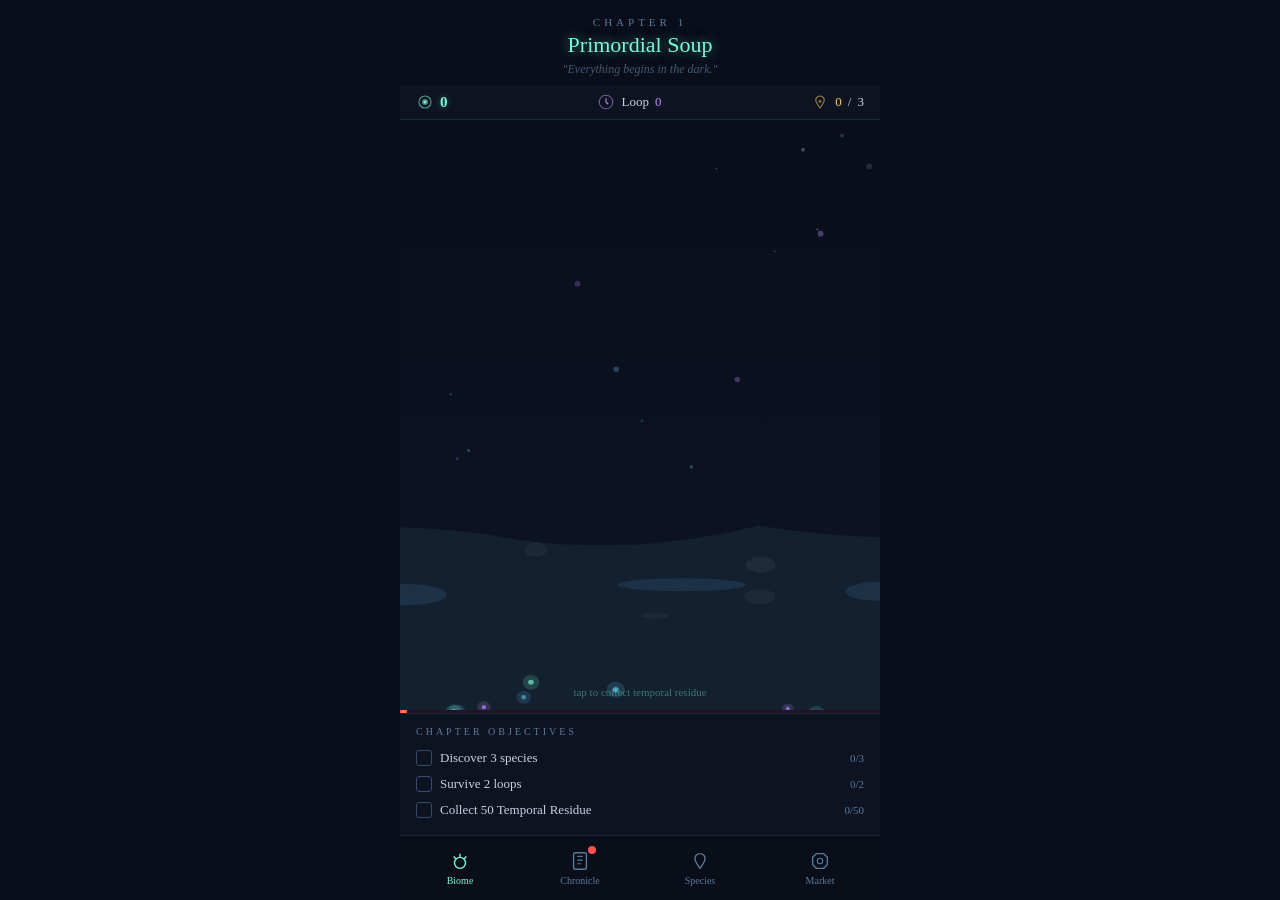
<file: prototypes/approach-c/index.html>
<!DOCTYPE html>
<html lang="en">
<head>
<meta charset="UTF-8">
<meta name="viewport" content="width=device-width, initial-scale=1.0, user-scalable=no, maximum-scale=1.0">
<title>The Chronicle — An Idle Loop</title>
<style>
*, *::before, *::after { margin: 0; padding: 0; box-sizing: border-box; }

@keyframes pulse { 0%, 100% { opacity: 1; } 50% { opacity: 0.6; } }
@keyframes float { 0%, 100% { transform: translateY(0); } 50% { transform: translateY(-6px); } }
@keyframes fadeIn { from { opacity: 0; transform: translateY(10px); } to { opacity: 1; transform: translateY(0); } }
@keyframes fadeOut { from { opacity: 1; } to { opacity: 0; } }
@keyframes slideUp { from { opacity: 0; transform: translateY(40px); } to { opacity: 1; transform: translateY(0); } }
@keyframes glowPulse { 0%, 100% { text-shadow: 0 0 8px currentColor, 0 0 16px currentColor; } 50% { text-shadow: 0 0 16px currentColor, 0 0 32px currentColor, 0 0 48px currentColor; } }
@keyframes breathe { 0%, 100% { transform: scale(1); } 50% { transform: scale(1.03); } }
@keyframes shimmer { 0% { background-position: -200% center; } 100% { background-position: 200% center; } }
@keyframes catastropheShake {
  0%, 100% { transform: translate(0); }
  10% { transform: translate(-3px, 2px); }
  20% { transform: translate(3px, -2px); }
  30% { transform: translate(-2px, 3px); }
  40% { transform: translate(2px, -3px); }
  50% { transform: translate(-3px, 1px); }
  60% { transform: translate(3px, 1px); }
  70% { transform: translate(-1px, -3px); }
  80% { transform: translate(1px, 3px); }
  90% { transform: translate(-2px, -1px); }
}
@keyframes ripple {
  0% { transform: scale(0); opacity: 0.6; }
  100% { transform: scale(4); opacity: 0; }
}
@keyframes progressFill {
  from { width: 0; }
}
@keyframes chapterReveal {
  0% { opacity: 0; letter-spacing: 12px; }
  50% { opacity: 1; letter-spacing: 6px; }
  100% { opacity: 1; letter-spacing: 2px; }
}
@keyframes subtitleReveal {
  0% { opacity: 0; }
  100% { opacity: 0.7; }
}

body {
  font-family: 'Georgia', 'Times New Roman', serif;
  background: #0a0e1a;
  color: #c8d0e0;
  min-height: 100vh;
  overflow-x: hidden;
  -webkit-tap-highlight-color: transparent;
  user-select: none;
  -webkit-user-select: none;
}

#game-container {
  max-width: 480px;
  margin: 0 auto;
  min-height: 100vh;
  position: relative;
  display: flex;
  flex-direction: column;
}

/* Chapter Header */
#chapter-header {
  text-align: center;
  padding: 16px 16px 8px;
  position: relative;
  z-index: 10;
}
#chapter-label {
  font-size: 11px;
  text-transform: uppercase;
  letter-spacing: 4px;
  color: #5a7a9a;
  margin-bottom: 4px;
}
#chapter-title {
  font-size: 22px;
  color: #7af8d4;
  text-shadow: 0 0 12px rgba(122, 248, 212, 0.5), 0 0 24px rgba(122, 248, 212, 0.2);
  margin-bottom: 4px;
  transition: all 1s ease;
}
#chapter-subtitle {
  font-size: 12px;
  font-style: italic;
  color: #5a7a9a;
  opacity: 0.7;
}

/* Resource Bar */
#resource-bar {
  display: flex;
  justify-content: space-between;
  align-items: center;
  padding: 8px 16px;
  background: rgba(15, 20, 35, 0.8);
  border-bottom: 1px solid rgba(122, 248, 212, 0.1);
}
.resource-item {
  display: flex;
  align-items: center;
  gap: 6px;
  font-size: 13px;
}
.resource-icon {
  width: 18px;
  height: 18px;
}
#residue-count {
  color: #7af8d4;
  font-weight: bold;
  text-shadow: 0 0 6px rgba(122, 248, 212, 0.4);
  font-size: 15px;
}
#loop-count {
  color: #b088f0;
  text-shadow: 0 0 6px rgba(176, 136, 240, 0.3);
}
#species-count {
  color: #f0c860;
  text-shadow: 0 0 6px rgba(240, 200, 96, 0.3);
}

/* Biome View */
#biome-container {
  position: relative;
  flex: 1;
  min-height: 320px;
  overflow: hidden;
  cursor: pointer;
  -webkit-tap-highlight-color: transparent;
}
#biome-svg {
  width: 100%;
  height: 100%;
  position: absolute;
  top: 0;
  left: 0;
}
#particle-canvas {
  position: absolute;
  top: 0;
  left: 0;
  width: 100%;
  height: 100%;
  pointer-events: none;
  z-index: 5;
}
#tap-hint {
  position: absolute;
  bottom: 12px;
  left: 50%;
  transform: translateX(-50%);
  font-size: 11px;
  color: rgba(122, 248, 212, 0.4);
  animation: pulse 2s ease-in-out infinite;
  z-index: 6;
  pointer-events: none;
}
.tap-ripple {
  position: absolute;
  width: 30px;
  height: 30px;
  border-radius: 50%;
  border: 2px solid rgba(122, 248, 212, 0.5);
  animation: ripple 0.8s ease-out forwards;
  pointer-events: none;
  z-index: 6;
}
.residue-popup {
  position: absolute;
  color: #7af8d4;
  font-size: 16px;
  font-weight: bold;
  text-shadow: 0 0 8px rgba(122, 248, 212, 0.6);
  pointer-events: none;
  z-index: 7;
  animation: fadeOut 1s ease-out forwards;
  transform: translateY(-20px);
}

/* Catastrophe Timer */
#catastrophe-bar {
  height: 3px;
  background: rgba(255, 80, 80, 0.1);
  position: relative;
  overflow: hidden;
}
#catastrophe-fill {
  height: 100%;
  background: linear-gradient(90deg, #ff5050, #ff8844, #ff5050);
  width: 0%;
  transition: width 0.5s linear;
}
#catastrophe-label {
  position: absolute;
  right: 8px;
  top: -14px;
  font-size: 9px;
  color: #ff5050;
  opacity: 0;
  transition: opacity 0.3s;
  text-transform: uppercase;
  letter-spacing: 2px;
}

/* Chapter Progress */
#progress-section {
  padding: 12px 16px;
  background: rgba(15, 20, 35, 0.9);
  border-top: 1px solid rgba(122, 248, 212, 0.08);
}
#progress-title {
  font-size: 10px;
  text-transform: uppercase;
  letter-spacing: 3px;
  color: #5a7a9a;
  margin-bottom: 8px;
}
.objective {
  display: flex;
  align-items: center;
  gap: 8px;
  padding: 5px 0;
  font-size: 13px;
  transition: all 0.3s;
}
.objective.completed {
  color: #7af8d4;
  text-shadow: 0 0 6px rgba(122, 248, 212, 0.3);
}
.objective.completed .obj-check {
  color: #7af8d4;
}
.obj-check {
  width: 16px;
  height: 16px;
  border: 1.5px solid #3a4a6a;
  border-radius: 3px;
  display: flex;
  align-items: center;
  justify-content: center;
  font-size: 10px;
  color: transparent;
  transition: all 0.3s;
  flex-shrink: 0;
}
.objective.completed .obj-check {
  border-color: #7af8d4;
  background: rgba(122, 248, 212, 0.15);
}
.obj-progress {
  font-size: 11px;
  color: #5a7a9a;
  margin-left: auto;
  flex-shrink: 0;
}

/* Bottom Nav */
#bottom-nav {
  display: flex;
  background: rgba(10, 14, 26, 0.95);
  border-top: 1px solid rgba(122, 248, 212, 0.1);
  padding: 6px 0 max(6px, env(safe-area-inset-bottom));
}
.nav-btn {
  flex: 1;
  display: flex;
  flex-direction: column;
  align-items: center;
  gap: 3px;
  padding: 8px 4px;
  background: none;
  border: none;
  color: #5a7a9a;
  font-family: inherit;
  font-size: 10px;
  cursor: pointer;
  transition: all 0.2s;
  position: relative;
}
.nav-btn.active, .nav-btn:active {
  color: #7af8d4;
}
.nav-btn svg {
  width: 22px;
  height: 22px;
}
.nav-btn .badge {
  position: absolute;
  top: 4px;
  right: calc(50% - 16px);
  width: 8px;
  height: 8px;
  background: #ff5050;
  border-radius: 50%;
  display: none;
}

/* Panels (overlay) */
.panel-overlay {
  position: fixed;
  top: 0; left: 0; right: 0; bottom: 0;
  background: rgba(5, 8, 15, 0.92);
  z-index: 100;
  display: none;
  flex-direction: column;
  animation: fadeIn 0.3s ease;
}
.panel-overlay.visible {
  display: flex;
}
.panel-header {
  display: flex;
  align-items: center;
  justify-content: space-between;
  padding: 16px;
  border-bottom: 1px solid rgba(122, 248, 212, 0.1);
}
.panel-title {
  font-size: 18px;
  color: #7af8d4;
  text-shadow: 0 0 8px rgba(122, 248, 212, 0.3);
}
.panel-close {
  background: none;
  border: 1px solid rgba(122, 248, 212, 0.2);
  color: #7af8d4;
  width: 32px;
  height: 32px;
  border-radius: 50%;
  font-size: 16px;
  cursor: pointer;
  display: flex;
  align-items: center;
  justify-content: center;
}
.panel-body {
  flex: 1;
  overflow-y: auto;
  padding: 16px;
  -webkit-overflow-scrolling: touch;
}

/* Chronicle Panel */
.chronicle-entry {
  padding: 12px;
  margin-bottom: 12px;
  background: rgba(20, 28, 50, 0.6);
  border-left: 2px solid rgba(122, 248, 212, 0.3);
  border-radius: 0 6px 6px 0;
  animation: slideUp 0.4s ease;
  font-size: 14px;
  line-height: 1.6;
}
.chronicle-entry .entry-chapter {
  font-size: 10px;
  text-transform: uppercase;
  letter-spacing: 2px;
  color: #b088f0;
  margin-bottom: 4px;
}
.chronicle-entry .entry-text {
  color: #c8d0e0;
  font-style: italic;
}
.chronicle-entry.protagonist {
  border-left-color: rgba(240, 200, 96, 0.4);
}
.chronicle-entry.protagonist .entry-text {
  color: #f0c860;
}
.chronicle-empty {
  text-align: center;
  color: #3a4a6a;
  padding: 40px 20px;
  font-style: italic;
}

/* Species Panel */
.species-card {
  display: flex;
  align-items: center;
  gap: 12px;
  padding: 12px;
  margin-bottom: 10px;
  background: rgba(20, 28, 50, 0.6);
  border-radius: 8px;
  border: 1px solid rgba(122, 248, 212, 0.08);
  animation: slideUp 0.3s ease;
}
.species-card svg {
  width: 48px;
  height: 48px;
  flex-shrink: 0;
}
.species-info h3 {
  font-size: 14px;
  color: #7af8d4;
  margin-bottom: 2px;
}
.species-info p {
  font-size: 12px;
  color: #5a7a9a;
  line-height: 1.4;
}
.species-info .species-type {
  font-size: 10px;
  text-transform: uppercase;
  letter-spacing: 1px;
  color: #b088f0;
}

/* Marketplace Panel */
.market-category {
  margin-bottom: 16px;
}
.market-category h3 {
  font-size: 12px;
  text-transform: uppercase;
  letter-spacing: 2px;
  color: #5a7a9a;
  margin-bottom: 8px;
  padding-bottom: 4px;
  border-bottom: 1px solid rgba(122, 248, 212, 0.06);
}
.market-item {
  display: flex;
  align-items: center;
  justify-content: space-between;
  padding: 10px 12px;
  margin-bottom: 6px;
  background: rgba(20, 28, 50, 0.5);
  border-radius: 6px;
  border: 1px solid rgba(122, 248, 212, 0.06);
}
.market-item-info h4 {
  font-size: 13px;
  color: #c8d0e0;
  margin-bottom: 2px;
}
.market-item-info p {
  font-size: 11px;
  color: #5a7a9a;
}
.market-buy {
  background: rgba(122, 248, 212, 0.1);
  border: 1px solid rgba(122, 248, 212, 0.3);
  color: #7af8d4;
  padding: 6px 14px;
  border-radius: 20px;
  font-family: inherit;
  font-size: 12px;
  cursor: pointer;
  white-space: nowrap;
  transition: all 0.2s;
}
.market-buy:active {
  background: rgba(122, 248, 212, 0.25);
  transform: scale(0.95);
}
.market-buy:disabled {
  opacity: 0.3;
  pointer-events: none;
}
.market-buy.purchased {
  background: rgba(122, 248, 212, 0.05);
  border-color: rgba(122, 248, 212, 0.15);
  color: #3a6a5a;
}

/* Notification Toast */
#toast-container {
  position: fixed;
  top: 60px;
  left: 50%;
  transform: translateX(-50%);
  z-index: 200;
  width: 90%;
  max-width: 400px;
  pointer-events: none;
}
.toast {
  background: rgba(15, 22, 40, 0.95);
  border: 1px solid rgba(122, 248, 212, 0.2);
  border-radius: 8px;
  padding: 12px 16px;
  margin-bottom: 8px;
  font-size: 13px;
  color: #c8d0e0;
  animation: slideUp 0.3s ease, fadeOut 0.5s ease 2.5s forwards;
  text-align: center;
  pointer-events: auto;
}
.toast.discovery {
  border-color: rgba(240, 200, 96, 0.4);
  color: #f0c860;
  text-shadow: 0 0 6px rgba(240, 200, 96, 0.3);
}
.toast.story {
  border-color: rgba(176, 136, 240, 0.3);
  color: #d0b8ff;
  font-style: italic;
}
.toast.catastrophe {
  border-color: rgba(255, 80, 80, 0.4);
  color: #ff8888;
}

/* Transition Overlay */
#transition-overlay {
  position: fixed;
  top: 0; left: 0; right: 0; bottom: 0;
  background: #0a0e1a;
  z-index: 300;
  display: none;
  flex-direction: column;
  align-items: center;
  justify-content: center;
  text-align: center;
  padding: 40px;
}
#transition-overlay.visible {
  display: flex;
}
#transition-text {
  font-size: 18px;
  color: #c8d0e0;
  line-height: 1.8;
  max-width: 320px;
  opacity: 0;
}
#transition-chapter-title {
  font-size: 28px;
  color: #7af8d4;
  text-shadow: 0 0 16px rgba(122, 248, 212, 0.5), 0 0 32px rgba(122, 248, 212, 0.2);
  margin-top: 24px;
  opacity: 0;
}
#transition-subtitle {
  font-size: 14px;
  font-style: italic;
  color: #5a7a9a;
  margin-top: 8px;
  opacity: 0;
}

/* Loop transition */
#loop-overlay {
  position: fixed;
  top: 0; left: 0; right: 0; bottom: 0;
  z-index: 250;
  display: none;
  flex-direction: column;
  align-items: center;
  justify-content: center;
  text-align: center;
  padding: 40px;
}
#loop-overlay.visible {
  display: flex;
}
#loop-text {
  font-size: 16px;
  color: #c8d0e0;
  font-style: italic;
  line-height: 1.8;
  max-width: 300px;
}

/* Discovery animation */
#discovery-overlay {
  position: fixed;
  top: 0; left: 0; right: 0; bottom: 0;
  background: rgba(5, 8, 15, 0.85);
  z-index: 280;
  display: none;
  flex-direction: column;
  align-items: center;
  justify-content: center;
  text-align: center;
  padding: 40px;
}
#discovery-overlay.visible {
  display: flex;
}
#discovery-svg {
  width: 120px;
  height: 120px;
  margin-bottom: 20px;
  animation: breathe 2s ease-in-out infinite;
}
#discovery-name {
  font-size: 22px;
  color: #f0c860;
  text-shadow: 0 0 12px rgba(240, 200, 96, 0.5);
  margin-bottom: 6px;
}
#discovery-type {
  font-size: 11px;
  text-transform: uppercase;
  letter-spacing: 3px;
  color: #b088f0;
  margin-bottom: 12px;
}
#discovery-desc {
  font-size: 14px;
  color: #c8d0e0;
  font-style: italic;
  max-width: 280px;
  line-height: 1.6;
}
#discovery-quote {
  font-size: 13px;
  color: #f0c860;
  margin-top: 16px;
  max-width: 280px;
  line-height: 1.5;
  opacity: 0.8;
}
#discovery-dismiss {
  margin-top: 24px;
  font-size: 11px;
  color: #5a7a9a;
  animation: pulse 2s ease-in-out infinite;
}

/* Combination hints */
.combine-hint {
  margin-top: 12px;
  padding: 10px 14px;
  background: rgba(176, 136, 240, 0.08);
  border: 1px solid rgba(176, 136, 240, 0.15);
  border-radius: 6px;
  font-size: 12px;
  color: #b088f0;
  text-align: center;
}

/* Fog overlay */
#fog-overlay {
  position: absolute;
  top: 0; left: 0; right: 0; bottom: 0;
  pointer-events: none;
  z-index: 4;
  opacity: 0;
  transition: opacity 2s ease;
}

/* Shake effect */
.shaking {
  animation: catastropheShake 0.5s ease-in-out;
}
</style>
</head>
<body>

<div id="game-container">
  <!-- Chapter Header -->
  <div id="chapter-header">
    <div id="chapter-label">Chapter <span id="chapter-num">1</span></div>
    <div id="chapter-title">Primordial Soup</div>
    <div id="chapter-subtitle">"Everything begins in the dark."</div>
  </div>

  <!-- Resource Bar -->
  <div id="resource-bar">
    <div class="resource-item">
      <svg class="resource-icon" viewBox="0 0 24 24"><circle cx="12" cy="12" r="8" fill="none" stroke="#7af8d4" stroke-width="1.5" opacity="0.6"/><circle cx="12" cy="12" r="4" fill="#7af8d4" opacity="0.5"/><circle cx="12" cy="12" r="2" fill="#7af8d4"/></svg>
      <span id="residue-count">0</span>
    </div>
    <div class="resource-item">
      <svg class="resource-icon" viewBox="0 0 24 24"><path d="M12 3 C6 3 3 8 3 12 C3 18 8 21 12 21 C16 21 21 18 21 12 C21 8 18 3 12 3" fill="none" stroke="#b088f0" stroke-width="1.5" opacity="0.6"/><path d="M12 7v5l3 3" fill="none" stroke="#b088f0" stroke-width="1.5"/></svg>
      Loop <span id="loop-count">0</span>
    </div>
    <div class="resource-item">
      <svg class="resource-icon" viewBox="0 0 24 24"><path d="M12 4 C8 4 5 8 7 12 C9 16 12 20 12 20 C12 20 15 16 17 12 C19 8 16 4 12 4" fill="none" stroke="#f0c860" stroke-width="1.5" opacity="0.6"/><circle cx="12" cy="11" r="2" fill="#f0c860" opacity="0.5"/></svg>
      <span id="species-count">0</span>/<span id="species-total">3</span>
    </div>
  </div>

  <!-- Biome View -->
  <div id="biome-container">
    <svg id="biome-svg" xmlns="http://www.w3.org/2000/svg"></svg>
    <canvas id="particle-canvas"></canvas>
    <svg id="fog-overlay" xmlns="http://www.w3.org/2000/svg">
      <defs>
        <filter id="fog-blur"><feGaussianBlur stdDeviation="20"/></filter>
      </defs>
    </svg>
    <div id="tap-hint">tap to collect temporal residue</div>
  </div>

  <!-- Catastrophe Bar -->
  <div id="catastrophe-bar">
    <div id="catastrophe-fill"></div>
    <div id="catastrophe-label">catastrophe approaching</div>
  </div>

  <!-- Chapter Progress / Objectives -->
  <div id="progress-section">
    <div id="progress-title">Chapter Objectives</div>
    <div id="objectives-list"></div>
  </div>

  <!-- Bottom Navigation -->
  <div id="bottom-nav">
    <button class="nav-btn active" data-panel="biome" onclick="switchPanel('biome')">
      <svg viewBox="0 0 24 24"><circle cx="12" cy="14" r="6" fill="none" stroke="currentColor" stroke-width="1.5"/><path d="M12 8V4M8 10L5 7M16 10L19 7" stroke="currentColor" stroke-width="1.5"/></svg>
      Biome
    </button>
    <button class="nav-btn" data-panel="chronicle" onclick="switchPanel('chronicle')">
      <svg viewBox="0 0 24 24"><rect x="5" y="3" width="14" height="18" rx="2" fill="none" stroke="currentColor" stroke-width="1.5"/><path d="M9 7h6M9 11h6M9 15h4" stroke="currentColor" stroke-width="1.2"/></svg>
      Chronicle
      <span class="badge" id="chronicle-badge"></span>
    </button>
    <button class="nav-btn" data-panel="species-panel" onclick="switchPanel('species-panel')">
      <svg viewBox="0 0 24 24"><path d="M12 4 C8 4 5 8 7 12 C9 16 12 20 12 20 C12 20 15 16 17 12 C19 8 16 4 12 4" fill="none" stroke="currentColor" stroke-width="1.5"/></svg>
      Species
    </button>
    <button class="nav-btn" data-panel="market" onclick="switchPanel('market')">
      <svg viewBox="0 0 24 24"><path d="M4 8L8 4h8l4 4v8l-4 4H8l-4-4z" fill="none" stroke="currentColor" stroke-width="1.5"/><circle cx="12" cy="12" r="3" fill="none" stroke="currentColor" stroke-width="1.2"/></svg>
      Market
    </button>
  </div>
</div>

<!-- Chronicle Panel -->
<div class="panel-overlay" id="chronicle">
  <div class="panel-header">
    <span class="panel-title">The Chronicle</span>
    <button class="panel-close" onclick="closePanel()">&times;</button>
  </div>
  <div class="panel-body" id="chronicle-entries">
    <div class="chronicle-empty">No entries yet. The pages are blank... for now.</div>
  </div>
</div>

<!-- Species Panel -->
<div class="panel-overlay" id="species-panel">
  <div class="panel-header">
    <span class="panel-title">Discovered Species</span>
    <button class="panel-close" onclick="closePanel()">&times;</button>
  </div>
  <div class="panel-body" id="species-list">
    <div class="chronicle-empty">No species discovered yet. Tap the biome to begin exploring.</div>
  </div>
</div>

<!-- Marketplace Panel -->
<div class="panel-overlay" id="market">
  <div class="panel-header">
    <span class="panel-title">Marketplace</span>
    <button class="panel-close" onclick="closePanel()">&times;</button>
  </div>
  <div class="panel-body" id="market-content"></div>
</div>

<!-- Toast Container -->
<div id="toast-container"></div>

<!-- Transition Overlay (chapter change) -->
<div id="transition-overlay">
  <div id="transition-text"></div>
  <div id="transition-chapter-title"></div>
  <div id="transition-subtitle"></div>
</div>

<!-- Loop Overlay (catastrophe) -->
<div id="loop-overlay">
  <div id="loop-text"></div>
</div>

<!-- Discovery Overlay -->
<div id="discovery-overlay" onclick="dismissDiscovery()">
  <svg id="discovery-svg" viewBox="0 0 120 120"></svg>
  <div id="discovery-name"></div>
  <div id="discovery-type"></div>
  <div id="discovery-desc"></div>
  <div id="discovery-quote"></div>
  <div id="discovery-dismiss">tap to continue</div>
</div>

<script>
// ============================================================
//  GAME STATE
// ============================================================
const DEFAULT_STATE = {
  residue: 0,
  totalResidue: 0,
  loops: 0,
  chapter: 1,
  discoveredSpecies: [],
  chronicleEntries: [],
  purchasedUpgrades: [],
  tapMultiplier: 1,
  autoCollectRate: 0,
  discoveryChance: 0.12,
  catastropheTimer: 0,
  catastropheDuration: 65,
  objectivesCompleted: {},
  chapterComplete: false,
  ch2LoopsRequired: 3,
  loopsThisChapter: 0,
  combinationsFound: [],
  hasSeenIntro: false,
  lastSaveTime: Date.now()
};

let G = {};
let biomeCreatures = [];
let particles = [];
let discoveryQueue = [];
let isShowingDiscovery = false;
let catastropheActive = false;
let gameTimer = 0;
let autoCollectTimer = 0;
let discoveryCheckTimer = 0;
let animFrame;
let lastTime = 0;

// ============================================================
//  DATA: SPECIES
// ============================================================
const CHAPTER_1_SPECIES = [
  {
    id: 'luminmoss',
    name: 'Luminmoss',
    type: 'Flora',
    desc: 'A faintly glowing moss that clings to nothing in particular. It seems to pulse when observed.',
    quote: '"Found moss that glows when I touch it. Called it \'Luminmoss.\' Felt like naming things might help me stay sane."',
    color: '#4af090',
    generate: (x, y) => {
      const g = document.createElementNS('http://www.w3.org/2000/svg','g');
      g.setAttribute('transform',`translate(${x},${y})`);
      for(let i = 0; i < 7; i++){
        const c = document.createElementNS('http://www.w3.org/2000/svg','circle');
        const ox = (Math.random()-0.5)*20, oy = (Math.random()-0.5)*12;
        c.setAttribute('cx', ox); c.setAttribute('cy', oy);
        c.setAttribute('r', 2+Math.random()*4);
        c.setAttribute('fill', `rgba(74,240,144,${0.3+Math.random()*0.4})`);
        c.style.animation = `breathe ${2+Math.random()*2}s ease-in-out ${Math.random()*2}s infinite`;
        g.appendChild(c);
      }
      return g;
    }
  },
  {
    id: 'driftspore',
    name: 'Driftspore',
    type: 'Microorganism',
    desc: 'Tiny floating spores that drift upward. They seem attracted to warmth.',
    quote: '"Tiny things floating upward. I tried to catch one. It dissolved in my hand like a thought I couldn\'t hold."',
    color: '#b088f0',
    generate: (x, y) => {
      const g = document.createElementNS('http://www.w3.org/2000/svg','g');
      g.setAttribute('transform',`translate(${x},${y})`);
      for(let i = 0; i < 5; i++){
        const c = document.createElementNS('http://www.w3.org/2000/svg','circle');
        c.setAttribute('cx', (Math.random()-0.5)*16);
        c.setAttribute('cy', (Math.random()-0.5)*30);
        c.setAttribute('r', 1+Math.random()*2);
        c.setAttribute('fill', `rgba(176,136,240,${0.4+Math.random()*0.4})`);
        c.style.animation = `float ${2+Math.random()*3}s ease-in-out ${Math.random()*2}s infinite`;
        g.appendChild(c);
      }
      return g;
    }
  },
  {
    id: 'poolworm',
    name: 'Poolworm',
    type: 'Fauna',
    desc: 'A translucent worm-like creature that swims in shallow water. Completely harmless. Probably.',
    quote: '"Something moved in the puddle. It\'s... a worm? It looked at me. Do worms look? This one did."',
    color: '#60c8f0',
    generate: (x, y) => {
      const g = document.createElementNS('http://www.w3.org/2000/svg','g');
      g.setAttribute('transform',`translate(${x},${y})`);
      const path = document.createElementNS('http://www.w3.org/2000/svg','path');
      const wobble = Math.random()*5;
      path.setAttribute('d', `M-12,0 Q-6,${-4-wobble} 0,0 Q6,${4+wobble} 12,0`);
      path.setAttribute('stroke', 'rgba(96,200,240,0.6)');
      path.setAttribute('stroke-width', '3');
      path.setAttribute('fill', 'none');
      path.setAttribute('stroke-linecap', 'round');
      path.style.animation = `breathe ${1.5+Math.random()}s ease-in-out infinite`;
      g.appendChild(path);
      const eye = document.createElementNS('http://www.w3.org/2000/svg','circle');
      eye.setAttribute('cx', '11'); eye.setAttribute('cy', '0'); eye.setAttribute('r', '1.5');
      eye.setAttribute('fill', '#60c8f0');
      g.appendChild(eye);
      return g;
    }
  }
];

const CHAPTER_2_SPECIES = [
  {
    id: 'rootvein',
    name: 'Rootvein',
    type: 'Flora',
    desc: 'A network of glowing roots that spreads beneath the soil surface, pulsing with energy.',
    quote: '"The ground has veins now. Glowing ones. I pressed my ear to the dirt and swore I heard a heartbeat."',
    color: '#f0a040',
    generate: (x, y) => {
      const g = document.createElementNS('http://www.w3.org/2000/svg','g');
      g.setAttribute('transform',`translate(${x},${y})`);
      for(let i = 0; i < 4; i++){
        const path = document.createElementNS('http://www.w3.org/2000/svg','path');
        const angle = (i/4)*Math.PI*2;
        const len = 10+Math.random()*15;
        const cx1 = Math.cos(angle+0.3)*len*0.4, cy1 = Math.sin(angle+0.3)*len*0.4;
        const ex = Math.cos(angle)*len, ey = Math.sin(angle)*len;
        path.setAttribute('d', `M0,0 Q${cx1},${cy1} ${ex},${ey}`);
        path.setAttribute('stroke', `rgba(240,160,64,${0.3+Math.random()*0.4})`);
        path.setAttribute('stroke-width', `${1+Math.random()*2}`);
        path.setAttribute('fill', 'none');
        path.setAttribute('stroke-linecap', 'round');
        path.style.animation = `pulse ${2+Math.random()*2}s ease-in-out ${Math.random()*2}s infinite`;
        g.appendChild(path);
      }
      return g;
    }
  },
  {
    id: 'thornpetal',
    name: 'Thornpetal',
    type: 'Flora',
    desc: 'A flower with petals that are actually hardened thorns. Beautiful from a distance.',
    quote: '"Pretty flower. Reached for it. OW. Added \'thornpetal\' to the notebook. And \'get bandages\' to my to-do list."',
    color: '#f06080',
    generate: (x, y) => {
      const g = document.createElementNS('http://www.w3.org/2000/svg','g');
      g.setAttribute('transform',`translate(${x},${y})`);
      for(let i = 0; i < 5; i++){
        const angle = (i/5)*Math.PI*2 - Math.PI/2;
        const petal = document.createElementNS('http://www.w3.org/2000/svg','path');
        const px = Math.cos(angle)*12, py = Math.sin(angle)*12;
        petal.setAttribute('d', `M0,0 Q${Math.cos(angle+0.4)*8},${Math.sin(angle+0.4)*8} ${px},${py} Q${Math.cos(angle-0.4)*8},${Math.sin(angle-0.4)*8} 0,0`);
        petal.setAttribute('fill', `rgba(240,96,128,${0.3+Math.random()*0.3})`);
        petal.setAttribute('stroke', 'rgba(240,96,128,0.5)');
        petal.setAttribute('stroke-width', '0.5');
        g.appendChild(petal);
      }
      const center = document.createElementNS('http://www.w3.org/2000/svg','circle');
      center.setAttribute('cx','0'); center.setAttribute('cy','0'); center.setAttribute('r','3');
      center.setAttribute('fill','rgba(240,200,96,0.6)');
      g.appendChild(center);
      g.style.animation = `breathe ${3+Math.random()*2}s ease-in-out infinite`;
      return g;
    }
  },
  {
    id: 'shellcrawler',
    name: 'Shellcrawler',
    type: 'Fauna',
    desc: 'A small armored creature that moves impossibly slowly. Its shell reflects light in strange patterns.',
    quote: '"Watched this thing crawl for 10 minutes. It moved maybe an inch. I respect the commitment."',
    color: '#88c8a0',
    generate: (x, y) => {
      const g = document.createElementNS('http://www.w3.org/2000/svg','g');
      g.setAttribute('transform',`translate(${x},${y})`);
      const shell = document.createElementNS('http://www.w3.org/2000/svg','ellipse');
      shell.setAttribute('cx','0'); shell.setAttribute('cy','-2');
      shell.setAttribute('rx','8'); shell.setAttribute('ry','6');
      shell.setAttribute('fill','rgba(136,200,160,0.4)');
      shell.setAttribute('stroke','rgba(136,200,160,0.6)');
      shell.setAttribute('stroke-width','1');
      g.appendChild(shell);
      for(let i=0;i<3;i++){
        const line = document.createElementNS('http://www.w3.org/2000/svg','path');
        const yy = -4+i*2;
        line.setAttribute('d',`M${-6+i},${yy} Q0,${yy-2} ${6-i},${yy}`);
        line.setAttribute('stroke','rgba(136,200,160,0.3)');
        line.setAttribute('stroke-width','0.5');
        line.setAttribute('fill','none');
        g.appendChild(line);
      }
      // legs
      for(let side of [-1,1]){
        for(let i=0;i<2;i++){
          const leg = document.createElementNS('http://www.w3.org/2000/svg','line');
          leg.setAttribute('x1', side*5); leg.setAttribute('y1', 2+i*3);
          leg.setAttribute('x2', side*9); leg.setAttribute('y2', 5+i*2);
          leg.setAttribute('stroke','rgba(136,200,160,0.5)');
          leg.setAttribute('stroke-width','1');
          g.appendChild(leg);
        }
      }
      return g;
    }
  }
];

const COMBINATIONS = [
  {
    id: 'sporeworm',
    ingredients: ['driftspore','poolworm'],
    name: 'Sporeworm',
    type: 'Hybrid',
    desc: 'A worm covered in tiny luminous spores. It leaves a glowing trail wherever it goes.',
    quote: '"Two things got close and became a new thing. Is that... evolution? Or something else entirely?"',
    color: '#90a0f0',
    generate: (x, y) => {
      const g = document.createElementNS('http://www.w3.org/2000/svg','g');
      g.setAttribute('transform',`translate(${x},${y})`);
      const path = document.createElementNS('http://www.w3.org/2000/svg','path');
      path.setAttribute('d', 'M-14,0 Q-7,-6 0,0 Q7,6 14,0');
      path.setAttribute('stroke', 'rgba(144,160,240,0.7)');
      path.setAttribute('stroke-width', '3');
      path.setAttribute('fill', 'none');
      path.setAttribute('stroke-linecap', 'round');
      path.style.animation = `breathe ${1.5}s ease-in-out infinite`;
      g.appendChild(path);
      for(let i=0;i<4;i++){
        const s = document.createElementNS('http://www.w3.org/2000/svg','circle');
        s.setAttribute('cx', -10+i*7); s.setAttribute('cy', (i%2===0?-2:2));
        s.setAttribute('r', '1.5');
        s.setAttribute('fill', `rgba(176,136,240,${0.5+Math.random()*0.3})`);
        s.style.animation = `float ${1+Math.random()}s ease-in-out ${Math.random()}s infinite`;
        g.appendChild(s);
      }
      return g;
    }
  }
];

// ============================================================
//  DATA: MARKETPLACE
// ============================================================
const MARKET_ITEMS = {
  1: [
    { id: 'keen_eyes', name: 'Keen Eyes', desc: '+50% discovery chance', cost: 15, effect: () => { G.discoveryChance *= 1.5; } },
    { id: 'residue_magnet', name: 'Residue Magnet', desc: '+1 residue per tap', cost: 25, effect: () => { G.tapMultiplier += 1; } },
    { id: 'temporal_echo', name: 'Temporal Echo', desc: 'Auto-collect 1/sec', cost: 50, effect: () => { G.autoCollectRate += 1; } },
    { id: 'thick_notebook', name: 'Thick Notebook', desc: 'Unlock more chronicle entries', cost: 40, effect: () => {} },
    { id: 'residue_surge', name: 'Residue Surge', desc: '+3 per tap', cost: 80, effect: () => { G.tapMultiplier += 3; } },
    { id: 'auto_collector_2', name: 'Auto-Collector II', desc: 'Auto-collect +2/sec', cost: 120, effect: () => { G.autoCollectRate += 2; } },
  ],
  2: [
    { id: 'combination_sense', name: 'Combination Sense', desc: 'Hints at species combinations', cost: 60, effect: () => {} },
    { id: 'deep_roots', name: 'Deep Roots', desc: 'Species persist through loops', cost: 150, effect: () => {} },
    { id: 'residue_flood', name: 'Residue Flood', desc: '+5 per tap', cost: 100, effect: () => { G.tapMultiplier += 5; } },
    { id: 'auto_collector_3', name: 'Auto-Collector III', desc: 'Auto-collect +5/sec', cost: 200, effect: () => { G.autoCollectRate += 5; } },
    { id: 'loop_memory', name: 'Loop Memory', desc: 'Start loops with 10 residue', cost: 180, effect: () => {} },
    { id: 'fog_resistance', name: 'Fog Resistance', desc: 'Catastrophe timer +15s', cost: 250, effect: () => { G.catastropheDuration += 15; } },
  ]
};

// ============================================================
//  DATA: CHRONICLE ENTRIES & STORY
// ============================================================
const STORY_FRAGMENTS = {
  1: [
    { trigger: 'start', text: "Day 1 (again): Woke up on wet ground. Everything smells like copper and ozone.", type: 'journal' },
    { trigger: 'loop_1', text: "The loop resets everything except my memories. And this notebook, somehow.", type: 'journal' },
    { trigger: 'species_1', text: "Found moss that glows when I touch it. Called it 'Luminmoss.' Felt like naming things might help me stay sane.", type: 'journal' },
    { trigger: 'species_2', text: "The fog rolled in exactly 47 minutes after I woke up. Counting helps.", type: 'journal' },
    { trigger: 'loop_2', text: "Second reset. The moss is gone but I remember where it was. It grew back faster this time.", type: 'journal' },
    { trigger: 'catastrophe_1', text: "The sky turned red. Everything dissolved. Then I woke up again.", type: 'journal' },
    { trigger: 'chapter_end', text: "Something is changing. Not just the world around me. Me. I'm changing.", type: 'journal' },
  ],
  2: [
    { trigger: 'start', text: "Second chapter of... whatever this is. The ground is different now. Soil, not mud.", type: 'journal' },
    { trigger: 'species_1', text: "Two species near each other did something unexpected. They merged? Combined? I need to test this.", type: 'journal' },
    { trigger: 'loop_1', text: "I'm not just surviving loops now. I'm starting to LEARN from them.", type: 'journal' },
    { trigger: 'species_2', text: "The notebook says 'Chapter 2' now. I didn't write that.", type: 'journal' },
  ]
};

const PROTAGONIST_QUOTES = {
  tap: [
    "Still collecting glowing dust. This is my life now.",
    "Each particle remembers something I don't.",
    "It tingles. Probably fine.",
    "The residue hums when I hold enough of it.",
    "I wonder if the residue is collecting ME."
  ],
  discovery: [
    "New friend! Or food. Hard to tell here.",
    "I'm basically a biologist now. An accidental, confused biologist.",
    "Named it before it could name me.",
    "Added to the notebook. Pages getting full."
  ],
  catastrophe: [
    "Here we go again...",
    "The sky is doing that thing. I hate that thing.",
    "At least I know what comes next. That's... something, right?",
    "Fog's early today. Rude."
  ],
  loop: [
    "The fog clears. You remember something new...",
    "Reset. But not quite the same as before.",
    "Everything old is new again. Literally.",
    "Dawn. Or whatever passes for dawn here.",
    "Same place. Same mud. Different me."
  ]
};

// ============================================================
//  CHAPTER CONFIG
// ============================================================
const CHAPTERS = {
  1: {
    title: 'Primordial Soup',
    subtitle: '"Everything begins in the dark."',
    species: CHAPTER_1_SPECIES,
    objectives: [
      { id: 'discover_3', label: 'Discover 3 species', check: () => G.discoveredSpecies.filter(s => CHAPTER_1_SPECIES.find(cs => cs.id===s)).length >= 3, progress: () => `${Math.min(3, G.discoveredSpecies.filter(s => CHAPTER_1_SPECIES.find(cs => cs.id===s)).length)}/3` },
      { id: 'survive_2', label: 'Survive 2 loops', check: () => G.loopsThisChapter >= 2, progress: () => `${Math.min(2, G.loopsThisChapter)}/2` },
      { id: 'collect_50', label: 'Collect 50 Temporal Residue', check: () => G.totalResidue >= 50, progress: () => `${Math.min(50, G.totalResidue)}/50` },
    ],
    bgGradient: ['#0a0e1a', '#0d1428'],
    accentColor: '#7af8d4',
    catastropheTime: 65,
  },
  2: {
    title: 'The First Garden',
    subtitle: '"The soil remembers what the mind forgets."',
    species: CHAPTER_2_SPECIES,
    objectives: [
      { id: 'discover_2_ch2', label: 'Discover 2 new species', check: () => G.discoveredSpecies.filter(s => CHAPTER_2_SPECIES.find(cs => cs.id===s)).length >= 2, progress: () => `${Math.min(2, G.discoveredSpecies.filter(s => CHAPTER_2_SPECIES.find(cs => cs.id===s)).length)}/2` },
      { id: 'combine_1', label: 'Combine two species', check: () => G.combinationsFound.length >= 1, progress: () => `${Math.min(1, G.combinationsFound.length)}/1` },
      { id: 'survive_3_ch2', label: 'Survive 3 loops', check: () => G.loopsThisChapter >= 3, progress: () => `${Math.min(3, G.loopsThisChapter)}/3` },
      { id: 'collect_200', label: 'Collect 200 Temporal Residue', check: () => G.totalResidue >= 200, progress: () => `${Math.min(200, Math.floor(G.totalResidue))}/200` },
    ],
    bgGradient: ['#0e1420', '#141e28'],
    accentColor: '#88e8c0',
    catastropheTime: 80,
    combineHint: 'Place two different species near each other...'
  }
};

// ============================================================
//  INITIALIZATION
// ============================================================
function init() {
  loadState();
  setupCanvas();
  setupBiome();
  setupTapHandler();
  renderUI();
  renderObjectives();
  renderChronicle();
  renderMarket();
  renderSpeciesList();
  applyChapterTheme();

  if (!G.hasSeenIntro) {
    G.hasSeenIntro = true;
    addChronicleEntry('start');
    showToast("You wake up. The ground is wet.", 'story');
    saveState();
  }

  lastTime = performance.now();
  gameLoop(lastTime);
}

// ============================================================
//  SAVE / LOAD
// ============================================================
function saveState() {
  G.lastSaveTime = Date.now();
  try { localStorage.setItem('chronicle_save', JSON.stringify(G)); } catch(e){}
}

function loadState() {
  try {
    const saved = localStorage.getItem('chronicle_save');
    if (saved) {
      G = { ...DEFAULT_STATE, ...JSON.parse(saved) };
    } else {
      G = { ...DEFAULT_STATE };
    }
  } catch(e) {
    G = { ...DEFAULT_STATE };
  }
}

function resetGame() {
  localStorage.removeItem('chronicle_save');
  G = { ...DEFAULT_STATE };
  location.reload();
}

// ============================================================
//  CANVAS (Particles)
// ============================================================
let canvas, ctx, canvasW, canvasH;

function setupCanvas() {
  canvas = document.getElementById('particle-canvas');
  ctx = canvas.getContext('2d');
  resizeCanvas();
  window.addEventListener('resize', resizeCanvas);
}

function resizeCanvas() {
  const container = document.getElementById('biome-container');
  canvasW = canvas.width = container.clientWidth;
  canvasH = canvas.height = container.clientHeight;
}

function spawnParticles(x, y, count, color) {
  for (let i = 0; i < count; i++) {
    particles.push({
      x, y,
      vx: (Math.random()-0.5) * 3,
      vy: -Math.random() * 3 - 1,
      life: 1,
      decay: 0.01 + Math.random() * 0.02,
      size: 1 + Math.random() * 3,
      color: color || '#7af8d4'
    });
  }
}

function spawnAmbientParticles() {
  if (particles.length < 30 && Math.random() < 0.1) {
    const chapter = CHAPTERS[G.chapter];
    const colors = G.chapter === 1 ? ['#7af8d4','#b088f0','#60c8f0'] : ['#f0a040','#88e8c0','#f06080'];
    particles.push({
      x: Math.random() * canvasW,
      y: canvasH + 5,
      vx: (Math.random()-0.5) * 0.5,
      vy: -0.3 - Math.random() * 0.5,
      life: 1,
      decay: 0.003 + Math.random() * 0.005,
      size: 1 + Math.random() * 2,
      color: colors[Math.floor(Math.random()*colors.length)]
    });
  }
}

function updateParticles(dt) {
  for (let i = particles.length-1; i >= 0; i--) {
    const p = particles[i];
    p.x += p.vx * dt * 60;
    p.y += p.vy * dt * 60;
    p.life -= p.decay * dt * 60;
    if (p.life <= 0) { particles.splice(i,1); }
  }
}

function drawParticles() {
  ctx.clearRect(0, 0, canvasW, canvasH);
  for (const p of particles) {
    ctx.globalAlpha = p.life * 0.8;
    ctx.fillStyle = p.color;
    ctx.beginPath();
    ctx.arc(p.x, p.y, p.size, 0, Math.PI*2);
    ctx.fill();
    // glow
    ctx.globalAlpha = p.life * 0.2;
    ctx.beginPath();
    ctx.arc(p.x, p.y, p.size*3, 0, Math.PI*2);
    ctx.fill();
  }
  ctx.globalAlpha = 1;
}

// ============================================================
//  BIOME SVG
// ============================================================
function setupBiome() {
  const svg = document.getElementById('biome-svg');
  svg.innerHTML = '';
  biomeCreatures = [];
  drawBiomeBackground(svg);
  drawDiscoveredSpecies(svg);
}

function drawBiomeBackground(svg) {
  const w = 480, h = 400;
  svg.setAttribute('viewBox', `0 0 ${w} ${h}`);
  svg.setAttribute('preserveAspectRatio', 'xMidYMid slice');

  // Background gradient
  const defs = document.createElementNS('http://www.w3.org/2000/svg','defs');
  const grad = document.createElementNS('http://www.w3.org/2000/svg','linearGradient');
  grad.setAttribute('id','bg-grad'); grad.setAttribute('x1','0'); grad.setAttribute('y1','0');
  grad.setAttribute('x2','0'); grad.setAttribute('y2','1');
  const colors = CHAPTERS[G.chapter].bgGradient;
  const s1 = document.createElementNS('http://www.w3.org/2000/svg','stop');
  s1.setAttribute('offset','0%'); s1.setAttribute('stop-color', colors[0]);
  const s2 = document.createElementNS('http://www.w3.org/2000/svg','stop');
  s2.setAttribute('offset','100%'); s2.setAttribute('stop-color', colors[1]);
  grad.appendChild(s1); grad.appendChild(s2);
  defs.appendChild(grad);

  // Glow filter
  const filter = document.createElementNS('http://www.w3.org/2000/svg','filter');
  filter.setAttribute('id','glow');
  const blur = document.createElementNS('http://www.w3.org/2000/svg','feGaussianBlur');
  blur.setAttribute('stdDeviation','3'); blur.setAttribute('result','coloredBlur');
  const merge = document.createElementNS('http://www.w3.org/2000/svg','feMerge');
  const mn1 = document.createElementNS('http://www.w3.org/2000/svg','feMergeNode');
  mn1.setAttribute('in','coloredBlur');
  const mn2 = document.createElementNS('http://www.w3.org/2000/svg','feMergeNode');
  mn2.setAttribute('in','SourceGraphic');
  merge.appendChild(mn1); merge.appendChild(mn2);
  filter.appendChild(blur); filter.appendChild(merge);
  defs.appendChild(filter);

  svg.appendChild(defs);

  // BG rect
  const bg = document.createElementNS('http://www.w3.org/2000/svg','rect');
  bg.setAttribute('width', w); bg.setAttribute('height', h);
  bg.setAttribute('fill', 'url(#bg-grad)');
  svg.appendChild(bg);

  // Ground
  if (G.chapter === 1) {
    // Primordial: watery ground with puddles
    const ground = document.createElementNS('http://www.w3.org/2000/svg','path');
    const gy = h * 0.7;
    ground.setAttribute('d', `M0,${gy} Q80,${gy-10} 160,${gy+5} Q240,${gy+15} 320,${gy-5} Q400,${gy+8} ${w},${gy} V${h} H0 Z`);
    ground.setAttribute('fill', 'rgba(20,35,50,0.8)');
    svg.appendChild(ground);

    // Puddles
    for (let i = 0; i < 3; i++) {
      const puddle = document.createElementNS('http://www.w3.org/2000/svg','ellipse');
      puddle.setAttribute('cx', 60+i*160+Math.random()*60);
      puddle.setAttribute('cy', gy+20+Math.random()*30);
      puddle.setAttribute('rx', 20+Math.random()*25);
      puddle.setAttribute('ry', 4+Math.random()*4);
      puddle.setAttribute('fill', 'rgba(60,100,140,0.25)');
      puddle.style.animation = `breathe ${3+Math.random()*2}s ease-in-out ${Math.random()*2}s infinite`;
      svg.appendChild(puddle);
    }

    // Rocks
    for (let i = 0; i < 5; i++) {
      const rock = document.createElementNS('http://www.w3.org/2000/svg','ellipse');
      rock.setAttribute('cx', Math.random()*w);
      rock.setAttribute('cy', gy+10+Math.random()*50);
      rock.setAttribute('rx', 3+Math.random()*8);
      rock.setAttribute('ry', 2+Math.random()*4);
      rock.setAttribute('fill', `rgba(40,50,65,${0.4+Math.random()*0.3})`);
      svg.appendChild(rock);
    }
  } else {
    // Chapter 2: Soil with grass tufts
    const ground = document.createElementNS('http://www.w3.org/2000/svg','path');
    const gy = h * 0.65;
    ground.setAttribute('d', `M0,${gy} Q60,${gy-8} 120,${gy+3} Q200,${gy-12} 280,${gy+6} Q360,${gy-4} ${w},${gy} V${h} H0 Z`);
    ground.setAttribute('fill', 'rgba(30,40,30,0.8)');
    svg.appendChild(ground);

    // Soil texture
    const soil = document.createElementNS('http://www.w3.org/2000/svg','path');
    soil.setAttribute('d', `M0,${gy+15} Q120,${gy+8} 240,${gy+18} Q360,${gy+12} ${w},${gy+20} V${h} H0 Z`);
    soil.setAttribute('fill', 'rgba(40,30,20,0.5)');
    svg.appendChild(soil);

    // Grass tufts
    for (let i = 0; i < 12; i++) {
      const gx = Math.random()*w;
      const gy2 = gy - 5 + Math.random()*15;
      const tuft = document.createElementNS('http://www.w3.org/2000/svg','g');
      tuft.setAttribute('transform', `translate(${gx},${gy2})`);
      for (let j = 0; j < 3; j++) {
        const blade = document.createElementNS('http://www.w3.org/2000/svg','path');
        const bx = (j-1)*4;
        const bh = 8+Math.random()*12;
        blade.setAttribute('d', `M${bx},0 Q${bx+(Math.random()-0.5)*6},${-bh/2} ${bx+(Math.random()-0.5)*4},${-bh}`);
        blade.setAttribute('stroke', `rgba(60,${100+Math.random()*40},60,${0.3+Math.random()*0.3})`);
        blade.setAttribute('stroke-width', '1.5');
        blade.setAttribute('fill', 'none');
        blade.setAttribute('stroke-linecap', 'round');
        tuft.appendChild(blade);
      }
      tuft.style.animation = `breathe ${3+Math.random()*2}s ease-in-out ${Math.random()*3}s infinite`;
      svg.appendChild(tuft);
    }
  }

  // Ambient dots (stars / floating bits)
  for (let i = 0; i < 20; i++) {
    const dot = document.createElementNS('http://www.w3.org/2000/svg','circle');
    dot.setAttribute('cx', Math.random()*w);
    dot.setAttribute('cy', Math.random()*h*0.6);
    dot.setAttribute('r', 0.5+Math.random()*1.5);
    const colors = G.chapter === 1 ? ['122,248,212','176,136,240','96,200,240'] : ['240,160,64','136,232,192','240,96,128'];
    const c = colors[Math.floor(Math.random()*colors.length)];
    dot.setAttribute('fill', `rgba(${c},${0.1+Math.random()*0.3})`);
    dot.style.animation = `pulse ${2+Math.random()*4}s ease-in-out ${Math.random()*3}s infinite`;
    svg.appendChild(dot);
  }
}

function drawDiscoveredSpecies(svg) {
  const currentChapterSpecies = CHAPTERS[G.chapter].species;
  const allSpecies = [...CHAPTER_1_SPECIES, ...CHAPTER_2_SPECIES, ...COMBINATIONS];
  const h = 400;

  G.discoveredSpecies.forEach(sid => {
    const specDef = allSpecies.find(s => s.id === sid);
    if (!specDef) return;

    // Place in biome
    const count = 1 + Math.floor(Math.random()*2);
    for (let i = 0; i < count; i++) {
      const x = 40 + Math.random() * 400;
      const y = h * 0.5 + Math.random() * (h * 0.35);
      const el = specDef.generate(x, y);
      el.setAttribute('filter', 'url(#glow)');
      svg.appendChild(el);
      biomeCreatures.push({ el, x, y, species: sid });
    }
  });
}

// ============================================================
//  TAP HANDLER
// ============================================================
function setupTapHandler() {
  const biome = document.getElementById('biome-container');

  const handleTap = (ex, ey) => {
    const rect = biome.getBoundingClientRect();
    const x = ex - rect.left;
    const y = ey - rect.top;

    // Residue collection
    const amount = Math.max(1, Math.floor(G.tapMultiplier * (1 + G.loops * 0.1)));
    G.residue += amount;
    G.totalResidue += amount;

    // Visual feedback
    spawnParticles(x, y, 4 + Math.min(amount, 10), CHAPTERS[G.chapter].accentColor);
    showResiduePopup(x, y, amount);
    showTapRipple(x, y);

    // Random protagonist quote
    if (Math.random() < 0.03) {
      const quotes = PROTAGONIST_QUOTES.tap;
      showToast(quotes[Math.floor(Math.random()*quotes.length)], 'story');
    }

    // Hide tap hint after first tap
    const hint = document.getElementById('tap-hint');
    if (hint) hint.style.opacity = '0';

    // Species discovery check
    checkDiscovery();

    renderUI();
    checkObjectives();
    saveState();
  };

  biome.addEventListener('touchstart', (e) => {
    e.preventDefault();
    for (const touch of e.changedTouches) {
      handleTap(touch.clientX, touch.clientY);
    }
  }, { passive: false });

  biome.addEventListener('click', (e) => {
    if (e.sourceCapabilities && e.sourceCapabilities.firesTouchEvents) return;
    handleTap(e.clientX, e.clientY);
  });
}

function showResiduePopup(x, y, amount) {
  const container = document.getElementById('biome-container');
  const el = document.createElement('div');
  el.className = 'residue-popup';
  el.textContent = `+${amount}`;
  el.style.left = x + 'px';
  el.style.top = (y - 20) + 'px';
  container.appendChild(el);
  setTimeout(() => el.remove(), 1000);
}

function showTapRipple(x, y) {
  const container = document.getElementById('biome-container');
  const el = document.createElement('div');
  el.className = 'tap-ripple';
  el.style.left = (x - 15) + 'px';
  el.style.top = (y - 15) + 'px';
  container.appendChild(el);
  setTimeout(() => el.remove(), 800);
}

// ============================================================
//  DISCOVERY SYSTEM
// ============================================================
function checkDiscovery() {
  if (isShowingDiscovery) return;

  const chapter = CHAPTERS[G.chapter];
  const available = chapter.species.filter(s => !G.discoveredSpecies.includes(s.id));

  // Also check combinations if in ch2+
  let combosAvailable = [];
  if (G.chapter >= 2) {
    combosAvailable = COMBINATIONS.filter(c =>
      !G.combinationsFound.includes(c.id) &&
      c.ingredients.every(ing => G.discoveredSpecies.includes(ing))
    );
  }

  if (available.length > 0 && Math.random() < G.discoveryChance) {
    const species = available[Math.floor(Math.random()*available.length)];
    discoverSpecies(species);
  } else if (combosAvailable.length > 0 && Math.random() < G.discoveryChance * 0.7) {
    const combo = combosAvailable[Math.floor(Math.random()*combosAvailable.length)];
    discoverCombination(combo);
  }
}

function discoverSpecies(species) {
  G.discoveredSpecies.push(species.id);
  isShowingDiscovery = true;

  // Trigger chronicle
  const speciesInChapter = G.discoveredSpecies.filter(s =>
    CHAPTERS[G.chapter].species.find(cs => cs.id === s)
  ).length;
  addChronicleEntry('species_' + speciesInChapter);

  // Show discovery overlay
  const overlay = document.getElementById('discovery-overlay');
  const svgEl = document.getElementById('discovery-svg');
  svgEl.innerHTML = '';
  svgEl.setAttribute('viewBox', '-30 -30 60 60');
  const creature = species.generate(0, 0);
  creature.setAttribute('transform', 'scale(2)');
  creature.setAttribute('filter', '');
  svgEl.appendChild(creature);

  document.getElementById('discovery-name').textContent = species.name;
  document.getElementById('discovery-type').textContent = species.type;
  document.getElementById('discovery-desc').textContent = species.desc;
  document.getElementById('discovery-quote').textContent = species.quote;

  overlay.classList.add('visible');

  showToast(`New species discovered: ${species.name}`, 'discovery');
  setupBiome();
  renderSpeciesList();
  checkObjectives();
  saveState();
}

function discoverCombination(combo) {
  G.combinationsFound.push(combo.id);
  G.discoveredSpecies.push(combo.id);
  isShowingDiscovery = true;

  addChronicleEntry('species_' + G.discoveredSpecies.length);

  const overlay = document.getElementById('discovery-overlay');
  const svgEl = document.getElementById('discovery-svg');
  svgEl.innerHTML = '';
  svgEl.setAttribute('viewBox', '-30 -30 60 60');
  const creature = combo.generate(0, 0);
  creature.setAttribute('transform', 'scale(2)');
  svgEl.appendChild(creature);

  document.getElementById('discovery-name').textContent = combo.name;
  document.getElementById('discovery-type').textContent = combo.type + ' (combination)';
  document.getElementById('discovery-desc').textContent = combo.desc;
  document.getElementById('discovery-quote').textContent = combo.quote;

  overlay.classList.add('visible');

  showToast(`Combination discovered: ${combo.name}!`, 'discovery');
  setupBiome();
  renderSpeciesList();
  checkObjectives();
  saveState();
}

function dismissDiscovery() {
  document.getElementById('discovery-overlay').classList.remove('visible');
  isShowingDiscovery = false;
}

// ============================================================
//  CATASTROPHE / LOOP SYSTEM
// ============================================================
function triggerCatastrophe() {
  if (catastropheActive) return;
  catastropheActive = true;

  const container = document.getElementById('game-container');
  container.classList.add('shaking');

  // Protagonist quote
  const quotes = PROTAGONIST_QUOTES.catastrophe;
  showToast(quotes[Math.floor(Math.random()*quotes.length)], 'catastrophe');

  addChronicleEntry('catastrophe_' + (G.loops + 1));

  setTimeout(() => {
    container.classList.remove('shaking');
    showLoopTransition();
  }, 1500);
}

function showLoopTransition() {
  const overlay = document.getElementById('loop-overlay');
  const textEl = document.getElementById('loop-text');

  const quotes = PROTAGONIST_QUOTES.loop;
  const quote = quotes[Math.floor(Math.random()*quotes.length)];

  overlay.style.background = 'rgba(5,8,15,0)';
  overlay.classList.add('visible');

  // Fade to white then dark
  let progress = 0;
  const fadeIn = setInterval(() => {
    progress += 0.02;
    if (progress >= 1) {
      clearInterval(fadeIn);
      overlay.style.background = 'rgba(200,210,220,0.95)';
      textEl.textContent = quote;
      textEl.style.color = '#1a2030';

      setTimeout(() => {
        // Fade back to dark
        let p2 = 0;
        const fadeOut = setInterval(() => {
          p2 += 0.02;
          if (p2 >= 1) {
            clearInterval(fadeOut);
            completeLoop();
            overlay.classList.remove('visible');
          } else {
            const r = Math.floor(200 - p2*190);
            const g2 = Math.floor(210 - p2*196);
            const b = Math.floor(220 - p2*194);
            overlay.style.background = `rgba(${r},${g2},${b},0.95)`;
            textEl.style.color = `rgba(${Math.floor(26+p2*174)},${Math.floor(32+p2*176)},${Math.floor(48+p2*178)},1)`;
          }
        }, 30);
      }, 2000);
    } else {
      const r = Math.floor(5 + progress*195);
      const g2 = Math.floor(8 + progress*202);
      const b = Math.floor(15 + progress*205);
      overlay.style.background = `rgba(${r},${g2},${b},0.95)`;
    }
  }, 30);
}

function completeLoop() {
  G.loops++;
  G.loopsThisChapter++;
  G.catastropheTimer = 0;
  catastropheActive = false;

  addChronicleEntry('loop_' + G.loopsThisChapter);

  // Rebuild biome
  setupBiome();
  renderUI();
  checkObjectives();
  saveState();
}

// ============================================================
//  CHAPTER TRANSITION
// ============================================================
function transitionToChapter(num) {
  if (G.chapterComplete) return;
  G.chapterComplete = true;

  addChronicleEntry('chapter_end');

  const overlay = document.getElementById('transition-overlay');
  const textEl = document.getElementById('transition-text');
  const titleEl = document.getElementById('transition-chapter-title');
  const subEl = document.getElementById('transition-subtitle');

  textEl.textContent = '';
  titleEl.textContent = '';
  subEl.textContent = '';
  textEl.style.opacity = '0';
  titleEl.style.opacity = '0';
  subEl.style.opacity = '0';

  overlay.style.background = 'rgba(10,14,26,0)';
  overlay.classList.add('visible');

  // Phase 1: fade to white
  let p = 0;
  const phase1 = setInterval(() => {
    p += 0.01;
    if (p >= 1) {
      clearInterval(phase1);
      overlay.style.background = 'rgba(220,225,235,0.98)';

      // Phase 2: show transition text
      setTimeout(() => {
        textEl.textContent = 'The fog clears. Something shifts.';
        textEl.style.color = '#2a3040';
        textEl.style.opacity = '1';
        textEl.style.animation = 'fadeIn 1.5s ease';
      }, 500);

      // Phase 3: fade text, show new chapter
      setTimeout(() => {
        textEl.style.opacity = '0';
      }, 3500);

      setTimeout(() => {
        // Fade to dark
        let p2 = 0;
        const phase3 = setInterval(() => {
          p2 += 0.015;
          if (p2 >= 1) {
            clearInterval(phase3);
            overlay.style.background = 'rgba(10,14,26,0.98)';

            // Apply chapter change
            G.chapter = num;
            G.chapterComplete = false;
            G.loopsThisChapter = 0;
            G.catastropheTimer = 0;
            G.catastropheDuration = CHAPTERS[num].catastropheTime;
            catastropheActive = false;

            addChronicleEntry('start');

            // Show new title
            const ch = CHAPTERS[num];
            titleEl.textContent = `Chapter ${num}: ${ch.title}`;
            titleEl.style.color = ch.accentColor;
            titleEl.style.opacity = '1';
            titleEl.style.animation = 'chapterReveal 2s ease forwards';

            setTimeout(() => {
              subEl.textContent = ch.subtitle;
              subEl.style.opacity = '0.7';
              subEl.style.animation = 'subtitleReveal 1s ease forwards';
            }, 1500);

            // Dismiss and rebuild
            setTimeout(() => {
              overlay.classList.remove('visible');
              titleEl.style.opacity = '0';
              subEl.style.opacity = '0';
              applyChapterTheme();
              setupBiome();
              renderUI();
              renderObjectives();
              renderChronicle();
              renderMarket();
              renderSpeciesList();
              saveState();

              showToast('A new chapter begins.', 'story');
            }, 4000);
          } else {
            const r = Math.floor(220 - p2*210);
            const g2 = Math.floor(225 - p2*211);
            const b = Math.floor(235 - p2*209);
            overlay.style.background = `rgba(${r},${g2},${b},0.98)`;
          }
        }, 30);
      }, 4500);
    } else {
      const r = Math.floor(10 + p*210);
      const g2 = Math.floor(14 + p*211);
      const b = Math.floor(26 + p*209);
      overlay.style.background = `rgba(${r},${g2},${b},0.98)`;
    }
  }, 25);
}

// ============================================================
//  OBJECTIVES
// ============================================================
function renderObjectives() {
  const list = document.getElementById('objectives-list');
  const chapter = CHAPTERS[G.chapter];
  if (!chapter) return;

  list.innerHTML = '';
  chapter.objectives.forEach(obj => {
    const completed = obj.check();
    const div = document.createElement('div');
    div.className = `objective ${completed ? 'completed' : ''}`;
    div.innerHTML = `
      <div class="obj-check">${completed ? '&#10003;' : ''}</div>
      <span>${obj.label}</span>
      <span class="obj-progress">${obj.progress()}</span>
    `;
    list.appendChild(div);
  });

  // Update species total display
  const totalEl = document.getElementById('species-total');
  if (G.chapter === 1) totalEl.textContent = '3';
  else totalEl.textContent = String(CHAPTER_1_SPECIES.length + CHAPTER_2_SPECIES.length + COMBINATIONS.length);
}

function checkObjectives() {
  const chapter = CHAPTERS[G.chapter];
  if (!chapter || G.chapterComplete) return;

  const allComplete = chapter.objectives.every(obj => obj.check());

  renderObjectives();

  if (allComplete && G.chapter === 1) {
    setTimeout(() => transitionToChapter(2), 1500);
  }
}

// ============================================================
//  CHRONICLE
// ============================================================
function addChronicleEntry(trigger) {
  const fragments = STORY_FRAGMENTS[G.chapter];
  if (!fragments) return;

  const fragment = fragments.find(f => f.trigger === trigger);
  if (!fragment) return;

  // Don't duplicate
  const entryKey = `ch${G.chapter}_${trigger}`;
  if (G.chronicleEntries.includes(entryKey)) return;

  G.chronicleEntries.push(entryKey);

  // Show badge
  const badge = document.getElementById('chronicle-badge');
  if (badge) badge.style.display = 'block';

  renderChronicle();
  saveState();
}

function renderChronicle() {
  const container = document.getElementById('chronicle-entries');

  if (G.chronicleEntries.length === 0) {
    container.innerHTML = '<div class="chronicle-empty">No entries yet. The pages are blank... for now.</div>';
    return;
  }

  container.innerHTML = '';

  // Group by chapter
  const entries = [];
  G.chronicleEntries.forEach(key => {
    const match = key.match(/^ch(\d+)_(.+)$/);
    if (!match) return;
    const chNum = parseInt(match[1]);
    const trigger = match[2];
    const fragments = STORY_FRAGMENTS[chNum];
    if (!fragments) return;
    const fragment = fragments.find(f => f.trigger === trigger);
    if (!fragment) return;
    entries.push({ chapter: chNum, text: fragment.text, type: fragment.type });
  });

  entries.forEach(entry => {
    const div = document.createElement('div');
    div.className = `chronicle-entry ${entry.type === 'protagonist' ? 'protagonist' : ''}`;
    div.innerHTML = `
      <div class="entry-chapter">Chapter ${entry.chapter}</div>
      <div class="entry-text">"${entry.text}"</div>
    `;
    container.appendChild(div);
  });
}

// ============================================================
//  SPECIES LIST
// ============================================================
function renderSpeciesList() {
  const container = document.getElementById('species-list');
  const allSpecies = [...CHAPTER_1_SPECIES, ...CHAPTER_2_SPECIES, ...COMBINATIONS];

  if (G.discoveredSpecies.length === 0) {
    container.innerHTML = '<div class="chronicle-empty">No species discovered yet. Tap the biome to begin exploring.</div>';
    return;
  }

  container.innerHTML = '';

  G.discoveredSpecies.forEach(sid => {
    const spec = allSpecies.find(s => s.id === sid);
    if (!spec) return;

    const card = document.createElement('div');
    card.className = 'species-card';

    const svgWrap = document.createElementNS('http://www.w3.org/2000/svg','svg');
    svgWrap.setAttribute('viewBox', '-24 -24 48 48');
    svgWrap.setAttribute('width', '48');
    svgWrap.setAttribute('height', '48');
    const creature = spec.generate(0, 0);
    svgWrap.appendChild(creature);

    const info = document.createElement('div');
    info.className = 'species-info';
    info.innerHTML = `
      <div class="species-type">${spec.type}</div>
      <h3>${spec.name}</h3>
      <p>${spec.desc}</p>
    `;

    card.appendChild(svgWrap);
    card.appendChild(info);
    container.appendChild(card);
  });

  // Combination hint for ch2
  if (G.chapter >= 2 && G.combinationsFound.length === 0 && G.discoveredSpecies.length >= 2) {
    const hint = document.createElement('div');
    hint.className = 'combine-hint';
    hint.textContent = 'Some species may combine when near each other... keep tapping.';
    container.appendChild(hint);
  }
}

// ============================================================
//  MARKETPLACE
// ============================================================
function renderMarket() {
  const container = document.getElementById('market-content');
  container.innerHTML = '';

  const items = MARKET_ITEMS[G.chapter] || MARKET_ITEMS[1];

  const category = document.createElement('div');
  category.className = 'market-category';

  const title = document.createElement('h3');
  title.textContent = G.chapter === 1 ? 'Survival Essentials' : 'Advanced Tools';
  category.appendChild(title);

  items.forEach(item => {
    const purchased = G.purchasedUpgrades.includes(item.id);
    const canAfford = G.residue >= item.cost;

    const div = document.createElement('div');
    div.className = 'market-item';
    div.innerHTML = `
      <div class="market-item-info">
        <h4>${item.name}</h4>
        <p>${item.desc}</p>
      </div>
    `;

    const btn = document.createElement('button');
    btn.className = `market-buy ${purchased ? 'purchased' : ''}`;
    if (purchased) {
      btn.textContent = 'Owned';
      btn.disabled = true;
    } else {
      btn.textContent = `${item.cost} TR`;
      btn.disabled = !canAfford;
      btn.onclick = () => purchaseItem(item);
    }
    div.appendChild(btn);
    category.appendChild(div);
  });

  container.appendChild(category);

  // Also show previous chapter items if in ch2
  if (G.chapter >= 2) {
    const prevItems = MARKET_ITEMS[1];
    const prevCat = document.createElement('div');
    prevCat.className = 'market-category';
    const prevTitle = document.createElement('h3');
    prevTitle.textContent = 'Chapter 1 — Survival Essentials';
    prevCat.appendChild(prevTitle);

    prevItems.forEach(item => {
      const purchased = G.purchasedUpgrades.includes(item.id);
      const canAfford = G.residue >= item.cost;
      const div = document.createElement('div');
      div.className = 'market-item';
      div.innerHTML = `
        <div class="market-item-info">
          <h4>${item.name}</h4>
          <p>${item.desc}</p>
        </div>
      `;
      const btn = document.createElement('button');
      btn.className = `market-buy ${purchased ? 'purchased' : ''}`;
      if (purchased) {
        btn.textContent = 'Owned';
        btn.disabled = true;
      } else {
        btn.textContent = `${item.cost} TR`;
        btn.disabled = !canAfford;
        btn.onclick = () => purchaseItem(item);
      }
      div.appendChild(btn);
      prevCat.appendChild(div);
    });
    container.appendChild(prevCat);
  }
}

function purchaseItem(item) {
  if (G.residue < item.cost || G.purchasedUpgrades.includes(item.id)) return;

  G.residue -= item.cost;
  G.purchasedUpgrades.push(item.id);
  item.effect();

  showToast(`Acquired: ${item.name}`, 'discovery');
  renderMarket();
  renderUI();
  saveState();
}

// ============================================================
//  UI RENDERING
// ============================================================
function renderUI() {
  document.getElementById('residue-count').textContent = formatNumber(Math.floor(G.residue));
  document.getElementById('loop-count').textContent = G.loops;
  document.getElementById('species-count').textContent = G.discoveredSpecies.length;
  document.getElementById('chapter-num').textContent = G.chapter;

  // Catastrophe bar
  const fill = document.getElementById('catastrophe-fill');
  const label = document.getElementById('catastrophe-label');
  const pct = Math.min(100, (G.catastropheTimer / G.catastropheDuration) * 100);
  fill.style.width = pct + '%';
  if (pct > 60) {
    label.style.opacity = '1';
    fill.style.background = `linear-gradient(90deg, #ff5050, #ff3030, #ff5050)`;
  } else if (pct > 30) {
    label.style.opacity = '0.5';
  } else {
    label.style.opacity = '0';
  }
}

function formatNumber(n) {
  if (n >= 1000000) return (n/1000000).toFixed(1) + 'M';
  if (n >= 1000) return (n/1000).toFixed(1) + 'K';
  return n.toString();
}

function applyChapterTheme() {
  const ch = CHAPTERS[G.chapter];
  document.getElementById('chapter-title').textContent = ch.title;
  document.getElementById('chapter-title').style.color = ch.accentColor;
  document.getElementById('chapter-title').style.textShadow = `0 0 12px ${ch.accentColor}80, 0 0 24px ${ch.accentColor}30`;
  document.getElementById('chapter-subtitle').textContent = ch.subtitle;
  document.body.style.background = ch.bgGradient[0];
}

// ============================================================
//  TOAST NOTIFICATIONS
// ============================================================
function showToast(text, type = '') {
  const container = document.getElementById('toast-container');
  const toast = document.createElement('div');
  toast.className = `toast ${type}`;
  toast.textContent = text;
  container.appendChild(toast);
  setTimeout(() => toast.remove(), 3200);
}

// ============================================================
//  PANEL NAVIGATION
// ============================================================
function switchPanel(panelId) {
  // Update nav buttons
  document.querySelectorAll('.nav-btn').forEach(b => b.classList.remove('active'));
  const btn = document.querySelector(`[data-panel="${panelId}"]`);
  if (btn) btn.classList.add('active');

  if (panelId === 'biome') {
    closePanel();
    return;
  }

  // Close existing panel
  document.querySelectorAll('.panel-overlay').forEach(p => p.classList.remove('visible'));

  // Open requested panel
  const panel = document.getElementById(panelId);
  if (panel) {
    panel.classList.add('visible');

    // Clear badge
    if (panelId === 'chronicle') {
      const badge = document.getElementById('chronicle-badge');
      if (badge) badge.style.display = 'none';
    }

    // Refresh content
    if (panelId === 'market') renderMarket();
    if (panelId === 'species-panel') renderSpeciesList();
  }
}

function closePanel() {
  document.querySelectorAll('.panel-overlay').forEach(p => p.classList.remove('visible'));
  document.querySelectorAll('.nav-btn').forEach(b => b.classList.remove('active'));
  document.querySelector('[data-panel="biome"]').classList.add('active');
}

// ============================================================
//  GAME LOOP
// ============================================================
function gameLoop(timestamp) {
  const dt = Math.min((timestamp - lastTime) / 1000, 0.1);
  lastTime = timestamp;

  gameTimer += dt;

  // Catastrophe timer (forced)
  if (!catastropheActive && !G.chapterComplete && !isShowingDiscovery) {
    G.catastropheTimer += dt;
    if (G.catastropheTimer >= G.catastropheDuration) {
      triggerCatastrophe();
    }
  }

  // Auto-collect
  if (G.autoCollectRate > 0) {
    autoCollectTimer += dt;
    if (autoCollectTimer >= 1) {
      autoCollectTimer -= 1;
      const amount = G.autoCollectRate * (1 + G.loops * 0.1);
      G.residue += amount;
      G.totalResidue += amount;
      renderUI();
      checkObjectives();

      // Passive discovery check (lower chance)
      if (Math.random() < G.discoveryChance * 0.3) {
        checkDiscovery();
      }
    }
  }

  // Ambient particles
  spawnAmbientParticles();
  updateParticles(dt);
  drawParticles();

  // Periodic save
  if (gameTimer % 10 < dt) {
    saveState();
  }

  // Periodic UI update
  if (gameTimer % 0.5 < dt) {
    renderUI();
  }

  animFrame = requestAnimationFrame(gameLoop);
}

// ============================================================
//  STARTUP
// ============================================================
document.addEventListener('DOMContentLoaded', init);

// Handle visibility changes
document.addEventListener('visibilitychange', () => {
  if (document.hidden) {
    saveState();
  } else {
    // Calculate offline progress
    const now = Date.now();
    const elapsed = (now - G.lastSaveTime) / 1000;
    if (elapsed > 5 && G.autoCollectRate > 0) {
      const offlineGain = Math.floor(G.autoCollectRate * Math.min(elapsed, 3600) * 0.5);
      if (offlineGain > 0) {
        G.residue += offlineGain;
        G.totalResidue += offlineGain;
        showToast(`While away: +${formatNumber(offlineGain)} Temporal Residue`, 'story');
        renderUI();
        saveState();
      }
    }
    lastTime = performance.now();
  }
});
</script>
</body>
</html>
</file>
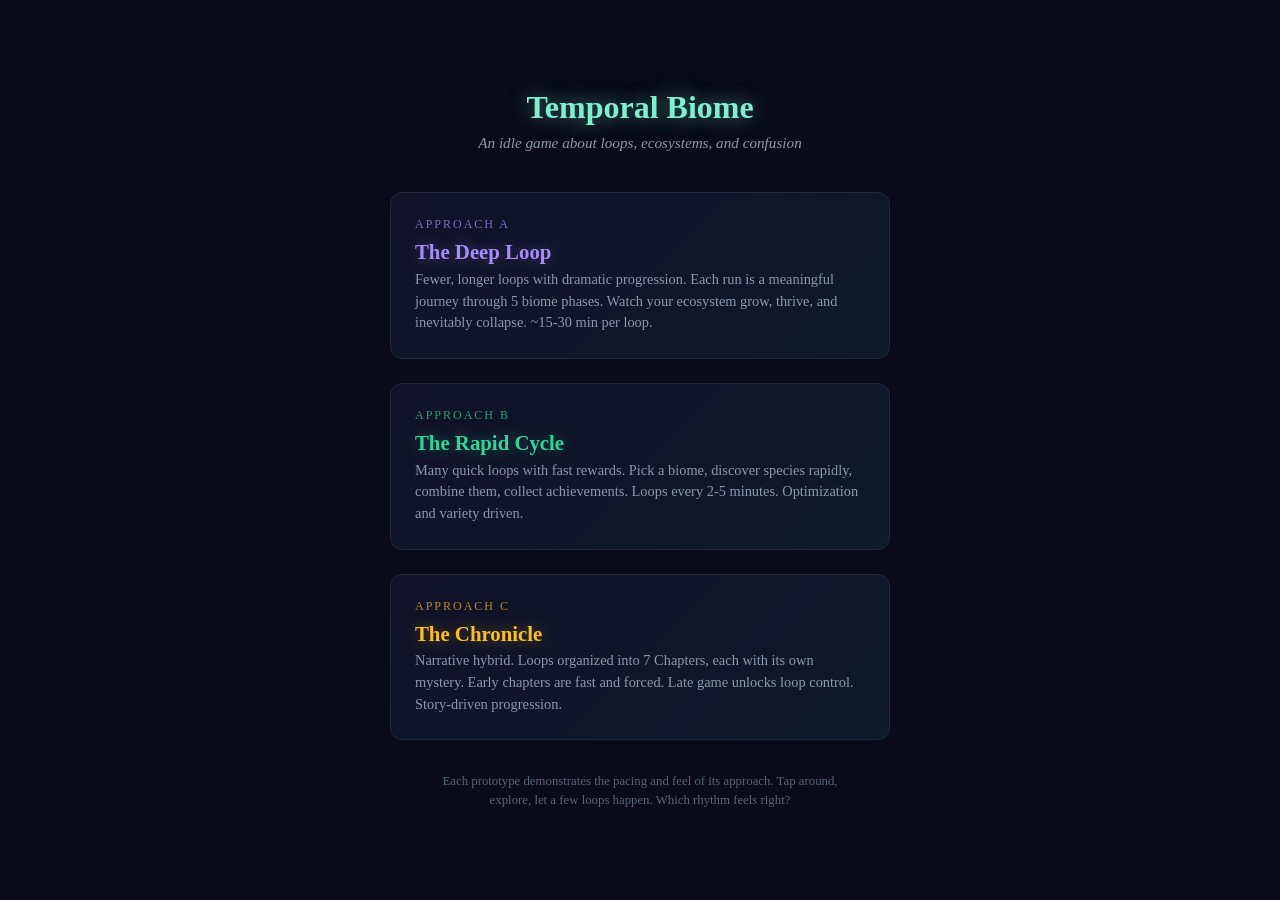
<file: prototypes/landing.html>
<!DOCTYPE html>
<html lang="en">
<head>
<meta charset="UTF-8">
<meta name="viewport" content="width=device-width, initial-scale=1.0">
<title>Temporal Biome — Approach Prototypes</title>
<style>
  * { margin: 0; padding: 0; box-sizing: border-box; }
  body {
    background: #0a0a1a;
    color: #c8d8e8;
    font-family: 'Georgia', serif;
    min-height: 100vh;
    display: flex;
    flex-direction: column;
    align-items: center;
    justify-content: center;
    padding: 2rem 1rem;
  }
  h1 {
    font-size: 2rem;
    color: #7fefce;
    text-shadow: 0 0 20px rgba(127,239,206,0.5), 0 0 40px rgba(127,239,206,0.2);
    margin-bottom: 0.5rem;
    text-align: center;
  }
  .subtitle {
    color: #8899aa;
    font-style: italic;
    margin-bottom: 2.5rem;
    text-align: center;
    font-size: 0.95rem;
  }
  .approaches {
    display: flex;
    flex-direction: column;
    gap: 1.5rem;
    max-width: 500px;
    width: 100%;
  }
  a.card {
    display: block;
    background: linear-gradient(135deg, #111228 0%, #0d1a2a 100%);
    border: 1px solid #1a2a3a;
    border-radius: 12px;
    padding: 1.5rem;
    text-decoration: none;
    color: inherit;
    transition: all 0.3s ease;
  }
  a.card:hover, a.card:active {
    border-color: #3a5a7a;
    background: linear-gradient(135deg, #151638 0%, #102030 100%);
    transform: translateY(-2px);
    box-shadow: 0 8px 30px rgba(127,239,206,0.1);
  }
  .card h2 {
    font-size: 1.3rem;
    margin-bottom: 0.3rem;
  }
  .card .label {
    font-size: 0.75rem;
    text-transform: uppercase;
    letter-spacing: 2px;
    margin-bottom: 0.5rem;
    display: block;
  }
  .card p {
    font-size: 0.9rem;
    color: #8899aa;
    line-height: 1.5;
  }
  .card-a h2 { color: #a78bfa; text-shadow: 0 0 15px rgba(167,139,250,0.4); }
  .card-a .label { color: #7c6bc4; }
  .card-b h2 { color: #34d399; text-shadow: 0 0 15px rgba(52,211,153,0.4); }
  .card-b .label { color: #2a9d72; }
  .card-c h2 { color: #fbbf24; text-shadow: 0 0 15px rgba(251,191,36,0.4); }
  .card-c .label { color: #b8891a; }
  .note {
    margin-top: 2rem;
    font-size: 0.8rem;
    color: #556677;
    text-align: center;
    max-width: 400px;
    line-height: 1.5;
  }
</style>
</head>
<body>
  <h1>Temporal Biome</h1>
  <p class="subtitle">An idle game about loops, ecosystems, and confusion</p>
  <div class="approaches">
    <a href="approach-a/" class="card card-a">
      <span class="label">Approach A</span>
      <h2>The Deep Loop</h2>
      <p>Fewer, longer loops with dramatic progression. Each run is a meaningful journey through 5 biome phases. Watch your ecosystem grow, thrive, and inevitably collapse. ~15-30 min per loop.</p>
    </a>
    <a href="approach-b/" class="card card-b">
      <span class="label">Approach B</span>
      <h2>The Rapid Cycle</h2>
      <p>Many quick loops with fast rewards. Pick a biome, discover species rapidly, combine them, collect achievements. Loops every 2-5 minutes. Optimization and variety driven.</p>
    </a>
    <a href="approach-c/" class="card card-c">
      <span class="label">Approach C</span>
      <h2>The Chronicle</h2>
      <p>Narrative hybrid. Loops organized into 7 Chapters, each with its own mystery. Early chapters are fast and forced. Late game unlocks loop control. Story-driven progression.</p>
    </a>
  </div>
  <p class="note">Each prototype demonstrates the pacing and feel of its approach. Tap around, explore, let a few loops happen. Which rhythm feels right?</p>
</body>
</html>
</file>
<file: css/game.css>
/* Temporal Biome — Dark Theme */
:root {
  --bg: #0a0e1a;
  --surface: rgba(15, 20, 35, 0.9);
  --surface-solid: #0f1423;
  --border: rgba(122, 248, 212, 0.1);
  --border-hover: rgba(122, 248, 212, 0.25);
  --accent: #7af8d4;
  --accent-dim: rgba(122, 248, 212, 0.6);
  --purple: #b088f0;
  --amber: #f0c860;
  --coral: #f06080;
  --danger: #ff5050;
  --text: #c8d8e8;
  --text-dim: #6a7a8a;
  --text-bright: #e8f0f8;
  --glow-accent: 0 0 12px rgba(122,248,212,0.5), 0 0 24px rgba(122,248,212,0.2);
  --glow-purple: 0 0 12px rgba(176,136,240,0.5), 0 0 24px rgba(176,136,240,0.2);
  --glow-amber: 0 0 12px rgba(240,200,96,0.5), 0 0 24px rgba(240,200,96,0.2);
  --glow-coral: 0 0 12px rgba(240,96,128,0.5), 0 0 24px rgba(240,96,128,0.2);
  --font: 'Georgia', 'Times New Roman', serif;
}

* { margin: 0; padding: 0; box-sizing: border-box; }

html, body {
  width: 100%; height: 100%;
  overflow: hidden;
  background: var(--bg);
  color: var(--text);
  font-family: var(--font);
  font-size: 16px;
  -webkit-tap-highlight-color: transparent;
  touch-action: manipulation;
  user-select: none;
  -webkit-user-select: none;
}

#game {
  display: flex;
  flex-direction: column;
  height: 100vh;
  height: 100dvh;
  max-width: 500px;
  margin: 0 auto;
  position: relative;
}

/* ─── Chapter Header ─── */
#chapter-header {
  text-align: center;
  padding: 12px 16px 8px;
  flex-shrink: 0;
}
#chapter-label {
  font-size: 0.7rem;
  text-transform: uppercase;
  letter-spacing: 3px;
  color: var(--text-dim);
}
#chapter-title {
  font-size: 1.4rem;
  color: var(--accent);
  text-shadow: var(--glow-accent);
  margin: 2px 0;
}
#chapter-subtitle {
  font-size: 0.8rem;
  font-style: italic;
  color: var(--text-dim);
}

/* ─── Resource Bar ─── */
#resource-bar {
  display: flex;
  justify-content: space-around;
  padding: 6px 12px;
  background: var(--surface);
  border-bottom: 1px solid var(--border);
  flex-shrink: 0;
  position: sticky;
  top: 0;
  z-index: 10;
}
.resource {
  display: flex;
  align-items: center;
  gap: 4px;
  font-size: 0.9rem;
}
.res-icon { font-size: 0.75rem; }

/* ─── Buff Bar ─── */
#buff-bar {
  display: flex;
  justify-content: center;
  gap: 6px;
  padding: 3px 8px;
  background: rgba(15, 20, 35, 0.7);
  flex-shrink: 0;
  flex-wrap: wrap;
}
.buff-pill {
  font-size: 0.65rem;
  padding: 2px 8px;
  border-radius: 10px;
  background: rgba(122, 248, 212, 0.15);
  border: 1px solid rgba(122, 248, 212, 0.3);
  color: var(--accent);
  letter-spacing: 0.5px;
}
#res-tr .res-icon { color: var(--accent); }
#res-em .res-icon { color: var(--purple); }
#res-tokens .res-icon { color: var(--amber); }
#res-shards .res-icon { color: var(--purple); }
#res-loop { color: var(--text-dim); font-size: 0.8rem; }
#tr-count { color: var(--accent); font-weight: bold; text-shadow: var(--glow-accent); }
.res-rate { font-size: 0.65rem; color: var(--text-dim); font-weight: normal; }
#em-count { color: var(--purple); font-weight: bold; text-shadow: var(--glow-purple); }
#token-count { color: var(--amber); font-weight: bold; }
#shard-count { color: var(--purple); font-weight: bold; }

/* ─── Panels ─── */
.panel {
  display: none;
  flex: 1;
  overflow: hidden;
  position: relative;
}
.panel.active { display: flex; flex-direction: column; }
.panel-scroll {
  flex: 1;
  overflow-y: auto;
  -webkit-overflow-scrolling: touch;
  padding: 12px 16px 20px;
}
.panel-scroll h3 {
  font-size: 0.85rem;
  text-transform: uppercase;
  letter-spacing: 2px;
  color: var(--text-dim);
  margin: 16px 0 8px;
  padding-bottom: 4px;
  border-bottom: 1px solid var(--border);
}
.panel-scroll h3:first-child { margin-top: 0; }

/* ─── Biome Panel ─── */
#biome-container {
  flex: 1;
  position: relative;
  overflow: hidden;
  min-height: 200px;
}
#biome-svg {
  position: absolute;
  top: 0; left: 0;
  width: 100%; height: 100%;
}
#particle-canvas {
  position: absolute;
  top: 0; left: 0;
  width: 100%; height: 100%;
  pointer-events: none;
}
#quote-bar {
  position: absolute;
  bottom: 0; left: 0; right: 0;
  padding: 8px 16px;
  background: linear-gradient(transparent, rgba(10,14,26,0.9));
  font-style: italic;
  font-size: 0.8rem;
  color: var(--text-dim);
  text-align: center;
  min-height: 36px;
  pointer-events: none;
}

/* ─── Catastrophe Bar ─── */
#catastrophe-bar {
  height: 24px;
  background: rgba(0,0,0,0.3);
  position: relative;
  flex-shrink: 0;
  border-top: 1px solid var(--border);
}
#catastrophe-fill {
  height: 100%;
  width: 0%;
  background: linear-gradient(90deg, var(--accent), var(--amber));
  transition: width 0.3s ease, background 0.5s ease;
}
#catastrophe-bar.warning #catastrophe-fill {
  background: linear-gradient(90deg, var(--amber), var(--coral));
}
#catastrophe-bar.critical #catastrophe-fill {
  background: linear-gradient(90deg, var(--coral), var(--danger));
  animation: pulse-bar 0.5s ease-in-out infinite;
}

/* Catastrophe screen tint overlay */
#catastrophe-tint {
  position: fixed;
  top: 0; left: 0; right: 0; bottom: 0;
  pointer-events: none;
  z-index: 3;
  transition: opacity 1s ease, background 1s ease;
  opacity: 0;
}
#catastrophe-tint.warning {
  opacity: 1;
  background: radial-gradient(ellipse at center, transparent 40%, rgba(240, 96, 128, 0.06) 100%);
}
#catastrophe-tint.critical {
  opacity: 1;
  background: radial-gradient(ellipse at center, transparent 20%, rgba(255, 50, 50, 0.12) 100%);
  animation: tint-pulse 2s ease-in-out infinite;
}
@keyframes tint-pulse {
  0%, 100% { opacity: 0.8; }
  50% { opacity: 1; }
}
#catastrophe-label {
  position: absolute;
  top: 50%; left: 50%;
  transform: translate(-50%, -50%);
  font-size: 0.65rem;
  text-transform: uppercase;
  letter-spacing: 2px;
  color: var(--text-dim);
}

/* ─── Objectives ─── */
#objectives {
  padding: 8px 16px 4px;
  flex-shrink: 0;
}
#objectives-title {
  font-size: 0.7rem;
  text-transform: uppercase;
  letter-spacing: 2px;
  color: var(--text-dim);
  margin-bottom: 4px;
}
#objectives-list {
  display: flex;
  flex-direction: column;
  gap: 2px;
}
.objective {
  font-size: 0.75rem;
  color: var(--text-dim);
  display: flex;
  align-items: center;
  gap: 6px;
}
.objective.complete {
  color: var(--accent);
  text-decoration: line-through;
  text-decoration-color: var(--accent-dim);
}
.objective-check {
  width: 14px; height: 14px;
  border: 1px solid var(--border);
  border-radius: 3px;
  display: inline-flex;
  align-items: center;
  justify-content: center;
  font-size: 0.6rem;
  flex-shrink: 0;
}
.objective.complete .objective-check {
  border-color: var(--accent);
  color: var(--accent);
}

/* ─── Buy Buttons ─── */
.buy-row {
  display: flex;
  align-items: center;
  justify-content: space-between;
  padding: 10px 12px;
  margin: 4px 0;
  background: var(--surface);
  border: 1px solid var(--border);
  border-radius: 8px;
  cursor: pointer;
  transition: border-color 0.2s, transform 0.1s;
}
.buy-row:active:not(.disabled) {
  transform: scale(0.98);
  border-color: var(--accent);
}
.buy-row.disabled {
  opacity: 0.5;
  cursor: default;
}
.buy-row:not(.disabled):hover {
  border-color: var(--border-hover);
}
.buy-info {
  flex: 1;
}
.buy-name {
  font-size: 0.85rem;
  color: var(--text-bright);
}
.buy-detail {
  font-size: 0.7rem;
  color: var(--text-dim);
  margin-top: 2px;
}
.buy-count {
  font-size: 0.75rem;
  color: var(--text-dim);
  margin-left: 8px;
}
.buy-cost {
  font-size: 0.85rem;
  font-weight: bold;
  margin-left: 12px;
  white-space: nowrap;
}
.buy-cost.affordable { color: var(--accent); }
.buy-cost.unaffordable { color: var(--danger); }
.buy-cost.em { color: var(--purple); }

/* ─── Species Grid ─── */
#species-grid {
  display: grid;
  grid-template-columns: repeat(auto-fill, minmax(80px, 1fr));
  gap: 8px;
}
.species-card {
  aspect-ratio: 1;
  background: var(--surface);
  border: 1px solid var(--border);
  border-radius: 8px;
  display: flex;
  flex-direction: column;
  align-items: center;
  justify-content: center;
  padding: 6px;
  cursor: pointer;
  transition: border-color 0.2s;
}
.species-card:hover { border-color: var(--border-hover); }
.species-card.selected { border-color: var(--accent); box-shadow: var(--glow-accent); }
.species-card.undiscovered { opacity: 0.3; cursor: default; }
.species-card svg { width: 40px; height: 40px; }
.species-name {
  font-size: 0.6rem;
  text-align: center;
  margin-top: 4px;
  color: var(--text-dim);
}

/* ─── Combine Slots ─── */
#combine-slots {
  display: flex;
  align-items: center;
  justify-content: center;
  gap: 12px;
  margin: 12px 0;
}
.combine-slot {
  width: 60px; height: 60px;
  background: var(--surface);
  border: 2px dashed var(--border);
  border-radius: 8px;
  display: flex;
  align-items: center;
  justify-content: center;
  font-size: 1.5rem;
  color: var(--text-dim);
  cursor: pointer;
}
.combine-slot.filled { border-style: solid; border-color: var(--accent); }
#combine-slots span {
  font-size: 1.2rem;
  color: var(--text-dim);
}
#combine-btn {
  display: block;
  margin: 0 auto;
  padding: 8px 24px;
  background: var(--surface);
  border: 1px solid var(--accent);
  color: var(--accent);
  border-radius: 6px;
  font-family: var(--font);
  font-size: 0.85rem;
  cursor: pointer;
  transition: all 0.2s;
}
#combine-btn:hover:not(:disabled) {
  background: rgba(122, 248, 212, 0.1);
  text-shadow: var(--glow-accent);
}
#combine-btn:disabled {
  opacity: 0.3;
  cursor: default;
  border-color: var(--text-dim);
  color: var(--text-dim);
}
#combine-result {
  text-align: center;
  margin-top: 8px;
  font-size: 0.8rem;
  color: var(--text-dim);
  font-style: italic;
  min-height: 20px;
}

/* ─── Chronicle ─── */
#chronicle-list {
  display: flex;
  flex-direction: column;
  gap: 8px;
}
.chronicle-entry {
  padding: 8px 12px;
  background: var(--surface);
  border-left: 2px solid var(--accent);
  border-radius: 0 6px 6px 0;
  font-size: 0.8rem;
  line-height: 1.4;
  color: var(--text);
  font-style: italic;
}
.chronicle-time {
  font-size: 0.65rem;
  color: var(--text-dim);
  font-style: normal;
  display: block;
  margin-bottom: 4px;
}

/* ─── Stats ─── */
#achievements-list {
  display: flex;
  flex-direction: column;
  gap: 4px;
}
.achievement-row {
  display: flex;
  align-items: center;
  gap: 8px;
  padding: 8px 10px;
  background: var(--surface);
  border: 1px solid var(--border);
  border-radius: 6px;
  font-size: 0.8rem;
}
.achievement-row.earned {
  border-color: var(--amber);
}
.achievement-icon {
  font-size: 1.1rem;
  flex-shrink: 0;
}
.achievement-info { flex: 1; }
.achievement-name { color: var(--text-bright); }
.achievement-desc { font-size: 0.7rem; color: var(--text-dim); }
.achievement-row.locked { opacity: 0.4; }
.achievement-row.locked .achievement-name { color: var(--text-dim); }

#stats-detail {
  font-size: 0.8rem;
  line-height: 1.8;
  color: var(--text-dim);
}
#stats-detail span { color: var(--text-bright); }

/* ─── Bottom Nav ─── */
#bottom-nav {
  display: flex;
  flex-shrink: 0;
  background: var(--surface-solid);
  border-top: 1px solid var(--border);
  padding: 4px 0;
  padding-bottom: max(4px, env(safe-area-inset-bottom));
}
.nav-btn {
  flex: 1;
  background: none;
  border: none;
  color: var(--text-dim);
  font-family: var(--font);
  font-size: 0.7rem;
  padding: 8px 4px;
  cursor: pointer;
  text-transform: uppercase;
  letter-spacing: 1px;
  transition: color 0.2s;
  border-top: 2px solid transparent;
}
.nav-btn.active {
  color: var(--accent);
  border-top-color: var(--accent);
  text-shadow: var(--glow-accent);
}
.nav-btn:hover:not(.active) { color: var(--text); }

/* ─── Overlays ─── */
.overlay {
  display: none;
  position: fixed;
  top: 0; left: 0; right: 0; bottom: 0;
  z-index: 100;
  background: rgba(5, 8, 15, 0.95);
  flex-direction: column;
  align-items: center;
  justify-content: center;
  padding: 24px;
  text-align: center;
}
.overlay.visible {
  display: flex;
  animation: fadeIn 0.3s ease;
}

/* Discovery overlay */
.discovery-species-name {
  font-size: 1.5rem;
  color: var(--accent);
  text-shadow: var(--glow-accent);
  margin: 16px 0 8px;
}
.discovery-desc {
  font-size: 0.9rem;
  color: var(--text);
  max-width: 300px;
  line-height: 1.5;
}
.discovery-quote {
  font-style: italic;
  font-size: 0.8rem;
  color: var(--text-dim);
  max-width: 300px;
  margin-top: 16px;
  line-height: 1.4;
}
.discovery-tap {
  font-size: 0.7rem;
  color: var(--text-dim);
  margin-top: 24px;
  animation: pulse 2s ease-in-out infinite;
}

/* Loop summary */
.loop-summary-title {
  font-size: 1.3rem;
  color: var(--coral);
  text-shadow: var(--glow-coral);
  margin-bottom: 20px;
}
.loop-summary-stats {
  width: 100%;
  max-width: 260px;
  margin: 0 auto 8px;
}
.loop-summary-stat {
  font-size: 0.85rem;
  color: var(--text-dim);
  margin: 4px 0;
  display: flex;
  justify-content: space-between;
}
.loop-summary-stat span {
  color: var(--accent);
  font-weight: bold;
}
.loop-summary-em {
  font-size: 1.1rem;
  color: var(--purple);
  text-shadow: var(--glow-purple);
  margin: 16px 0;
}
.loop-summary-btn {
  margin-top: 20px;
  padding: 10px 32px;
  background: var(--surface);
  border: 1px solid var(--accent);
  color: var(--accent);
  border-radius: 6px;
  font-family: var(--font);
  font-size: 0.9rem;
  cursor: pointer;
  transition: all 0.2s;
}
.loop-summary-btn:hover {
  background: rgba(122, 248, 212, 0.1);
  text-shadow: var(--glow-accent);
}

/* Catastrophe overlay */
.catastrophe-text {
  font-size: 1.5rem;
  color: var(--danger);
  text-shadow: 0 0 20px rgba(255,80,80,0.6), 0 0 40px rgba(255,80,80,0.3);
  animation: shake 0.3s ease-in-out 3;
}

/* Synergy list */
.synergy-row {
  display: flex;
  justify-content: space-between;
  align-items: center;
  padding: 6px 8px;
  margin: 2px 0;
  font-size: 0.8rem;
  color: var(--text);
  background: rgba(122, 248, 212, 0.04);
  border-radius: 4px;
  gap: 6px;
}
.synergy-bonus {
  color: var(--accent);
  font-size: 0.7rem;
  white-space: nowrap;
}

/* Chapter transition overlay */
.chapter-transition-label {
  font-size: 0.8rem;
  text-transform: uppercase;
  letter-spacing: 4px;
  color: var(--text-dim);
  margin-bottom: 8px;
  animation: fadeIn 1s ease;
}
.chapter-transition-name {
  font-size: 1.6rem;
  color: #fff;
  text-shadow: 0 0 30px rgba(255,255,255,0.5), 0 0 60px rgba(255,255,255,0.2);
  margin-bottom: 12px;
  animation: fadeIn 1.2s ease;
}
.chapter-transition-subtitle {
  font-size: 0.9rem;
  font-style: italic;
  color: var(--accent);
  text-shadow: var(--glow-accent);
  margin-bottom: 24px;
  animation: fadeIn 1.5s ease;
}
.chapter-transition-quote {
  font-size: 0.85rem;
  color: var(--text);
  max-width: 280px;
  line-height: 1.5;
  animation: fadeIn 2s ease;
}
.chapter-transition-tap {
  margin-top: 32px;
  font-size: 0.7rem;
  color: var(--text-dim);
  text-transform: uppercase;
  letter-spacing: 2px;
  animation: pulse 2s ease-in-out infinite;
}

/* ─── Toast Notifications ─── */
#toast-container {
  position: fixed;
  bottom: 80px;
  left: 50%;
  transform: translateX(-50%);
  z-index: 200;
  display: flex;
  flex-direction: column-reverse;
  gap: 6px;
  pointer-events: none;
  max-width: 400px;
  width: calc(100% - 32px);
}
.toast {
  padding: 8px 16px;
  border-radius: 6px;
  font-size: 0.8rem;
  text-align: center;
  animation: toastIn 0.3s ease, toastOut 0.3s ease 2.7s forwards;
  pointer-events: none;
}
.toast-discovery {
  background: rgba(122, 248, 212, 0.15);
  border: 1px solid var(--accent);
  color: var(--accent);
}
.toast-achievement {
  background: rgba(240, 200, 96, 0.15);
  border: 1px solid var(--amber);
  color: var(--amber);
}
.toast-warning {
  background: rgba(240, 96, 128, 0.15);
  border: 1px solid var(--coral);
  color: var(--coral);
}
.toast-story {
  background: rgba(176, 136, 240, 0.15);
  border: 1px solid var(--purple);
  color: var(--purple);
}

/* ─── Anomaly elements ─── */
.anomaly {
  position: absolute;
  cursor: pointer;
  animation: anomalyFloat 2s ease-in-out infinite;
  filter: drop-shadow(0 0 8px currentColor);
  transition: opacity 0.3s;
  pointer-events: auto;
}
.anomaly.tapped {
  opacity: 0;
  transform: scale(1.5);
  transition: opacity 0.2s, transform 0.2s;
}

/* Chain display */
#chain-display {
  position: absolute;
  top: 40%;
  left: 50%;
  transform: translate(-50%, -50%);
  font-size: 1.5rem;
  font-weight: bold;
  color: var(--amber);
  text-shadow: var(--glow-amber);
  pointer-events: none;
  opacity: 0;
  transition: opacity 0.3s;
  z-index: 5;
}
#chain-display.visible { opacity: 1; animation: pulse 0.5s ease-in-out; }

/* ─── Animations ─── */
@keyframes pulse {
  0%, 100% { opacity: 1; }
  50% { opacity: 0.5; }
}
@keyframes pulse-bar {
  0%, 100% { opacity: 1; }
  50% { opacity: 0.7; }
}
@keyframes fadeIn {
  from { opacity: 0; }
  to { opacity: 1; }
}
@keyframes shake {
  0%, 100% { transform: translateX(0); }
  25% { transform: translateX(-5px); }
  75% { transform: translateX(5px); }
}
@keyframes toastIn {
  from { opacity: 0; transform: translateY(20px); }
  to { opacity: 1; transform: translateY(0); }
}
@keyframes toastOut {
  from { opacity: 1; }
  to { opacity: 0; transform: translateY(-10px); }
}
@keyframes anomalyFloat {
  0%, 100% { transform: translateY(0); }
  50% { transform: translateY(-6px); }
}
@keyframes breathe {
  0%, 100% { opacity: 0.6; transform: scale(1); }
  50% { opacity: 1; transform: scale(1.15); }
}
@keyframes ripple {
  0% { transform: scale(1); opacity: 0.5; }
  100% { transform: scale(2.5); opacity: 0; }
}

/* ─── Intervention Bar ─── */
#intervention-bar {
  display: flex;
  justify-content: center;
  gap: 8px;
  padding: 4px 12px;
  background: rgba(15, 20, 35, 0.7);
  flex-shrink: 0;
}
.intervention-btn {
  font-family: var(--font);
  font-size: 0.7rem;
  padding: 4px 12px;
  border-radius: 6px;
  border: 1px solid var(--accent);
  background: var(--surface);
  color: var(--accent);
  cursor: pointer;
  transition: all 0.2s;
  white-space: nowrap;
}
.intervention-btn:hover:not(:disabled) {
  background: rgba(122, 248, 212, 0.1);
  text-shadow: var(--glow-accent);
}
.intervention-btn:disabled {
  opacity: 0.4;
  cursor: default;
  border-color: var(--text-dim);
  color: var(--text-dim);
}
.intervention-btn .cd-text {
  font-size: 0.6rem;
  color: var(--text-dim);
}

/* ─── Species Upgrades ─── */
.species-upgrade-row {
  display: flex;
  align-items: center;
  justify-content: space-between;
  padding: 8px 10px;
  margin: 3px 0;
  background: var(--surface);
  border: 1px solid var(--border);
  border-radius: 6px;
  font-size: 0.8rem;
}
.species-upgrade-info { flex: 1; }
.species-upgrade-name { color: var(--text-bright); font-size: 0.8rem; }
.species-upgrade-tier { font-size: 0.65rem; color: var(--accent); }
.species-upgrade-desc { font-size: 0.65rem; color: var(--text-dim); margin-top: 2px; }
.species-upgrade-btn {
  font-family: var(--font);
  font-size: 0.7rem;
  padding: 4px 10px;
  border-radius: 4px;
  border: 1px solid var(--accent);
  background: none;
  color: var(--accent);
  cursor: pointer;
  margin-left: 8px;
  white-space: nowrap;
}
.species-upgrade-btn:disabled { opacity: 0.3; cursor: default; border-color: var(--text-dim); color: var(--text-dim); }
.species-upgrade-btn:hover:not(:disabled) { background: rgba(122,248,212,0.1); }

/* ─── Mycelium Network ─── */
#mycelium-stats {
  font-size: 0.75rem;
  color: var(--text-dim);
  margin-bottom: 8px;
  line-height: 1.6;
}
#mycelium-stats span { color: var(--accent); }
#mycelium-slots {
  display: flex;
  align-items: center;
  justify-content: center;
  gap: 12px;
  margin: 10px 0;
}
#mycelium-slots span {
  font-size: 1.2rem;
  color: var(--text-dim);
}
#mycelium-link-btn {
  display: block;
  margin: 0 auto 10px;
  padding: 6px 20px;
  background: var(--surface);
  border: 1px solid var(--accent);
  color: var(--accent);
  border-radius: 6px;
  font-family: var(--font);
  font-size: 0.8rem;
  cursor: pointer;
  transition: all 0.2s;
}
#mycelium-link-btn:hover:not(:disabled) { background: rgba(122,248,212,0.1); }
#mycelium-link-btn:disabled { opacity: 0.3; cursor: default; border-color: var(--text-dim); color: var(--text-dim); }
.mycelium-link-row {
  display: flex;
  align-items: center;
  justify-content: space-between;
  padding: 5px 8px;
  margin: 2px 0;
  font-size: 0.75rem;
  color: var(--text);
  background: rgba(122,248,212,0.04);
  border-radius: 4px;
}
.mycelium-link-bonus { color: var(--accent); font-size: 0.65rem; }
.mycelium-remove-btn {
  font-family: var(--font);
  font-size: 0.6rem;
  padding: 2px 6px;
  border: 1px solid var(--coral);
  background: none;
  color: var(--coral);
  border-radius: 3px;
  cursor: pointer;
  margin-left: 6px;
}
.mycelium-remove-btn:hover { background: rgba(240,96,128,0.1); }
#res-threads .res-icon { color: #60c880; }
#thread-count { color: #60c880; font-weight: bold; }

/* ─── Temporal Storm Tint ─── */
#catastrophe-tint.storm-warning {
  opacity: 1;
  background: radial-gradient(ellipse at center, transparent 40%, rgba(240, 208, 64, 0.06) 100%);
}
#catastrophe-tint.storm-critical {
  opacity: 1;
  background: radial-gradient(ellipse at center, transparent 20%, rgba(240, 208, 64, 0.12) 100%);
  animation: tint-pulse 2s ease-in-out infinite;
}

/* ─── Scrollbar ─── */
.panel-scroll::-webkit-scrollbar { width: 4px; }
.panel-scroll::-webkit-scrollbar-track { background: transparent; }
.panel-scroll::-webkit-scrollbar-thumb { background: var(--border); border-radius: 2px; }

/* ─── Market ─── */
.market-item {
  display: flex;
  align-items: center;
  justify-content: space-between;
  padding: 10px 12px;
  margin: 4px 0;
  background: var(--surface);
  border: 1px solid var(--border);
  border-radius: 8px;
}
.market-item.sold { opacity: 0.3; }
.market-info { flex: 1; }
.market-name { font-size: 0.85rem; color: var(--text-bright); }
.market-desc { font-size: 0.7rem; color: var(--text-dim); }
.market-buy {
  padding: 6px 14px;
  background: none;
  border: 1px solid var(--accent);
  color: var(--accent);
  border-radius: 4px;
  font-family: var(--font);
  font-size: 0.75rem;
  cursor: pointer;
}
.market-buy:disabled { opacity: 0.3; cursor: default; }
</file>
